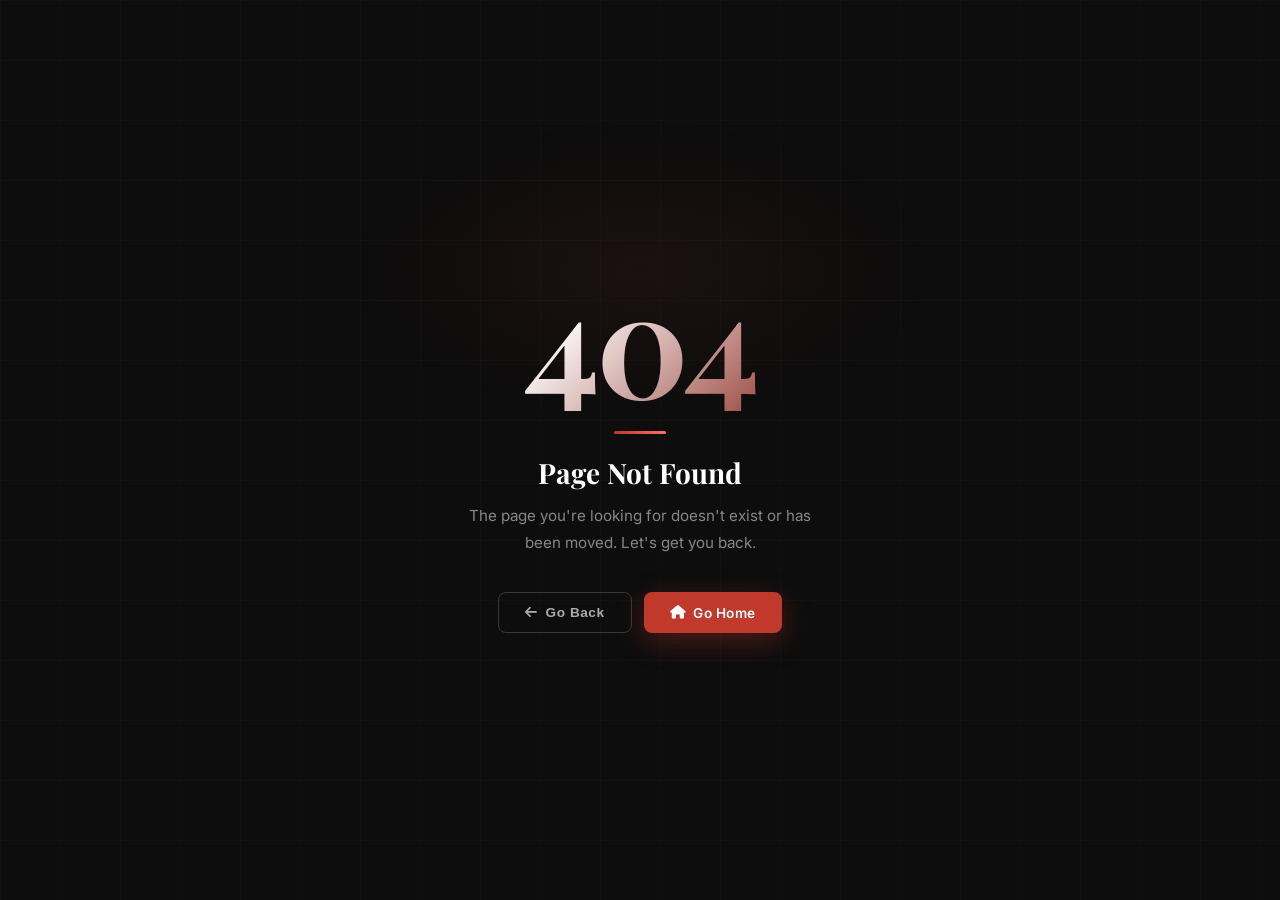
<file: 404page.html>
<!DOCTYPE html>
<html lang="en">
<head>
<meta charset="UTF-8">
<meta name="viewport" content="width=device-width,initial-scale=1.0">
<title>404 — Stackly PMS</title>
<link href="https://fonts.googleapis.com/css2?family=Playfair+Display:ital,wght@0,700;1,400&family=Inter:wght@400;500;600;700&display=swap" rel="stylesheet">
<link rel="stylesheet" href="https://cdnjs.cloudflare.com/ajax/libs/font-awesome/6.5.0/css/all.min.css">
<style>
*,*::before,*::after{margin:0;padding:0;box-sizing:border-box;}
:root{--accent:#c0392b;--accent2:#e74c3c;--accent3:#ff6b6b;}
body{background:#0d0d0d;color:#fff;font-family:'Inter',sans-serif;min-height:100vh;display:flex;align-items:center;justify-content:center;overflow:hidden;}
.grid-bg{position:fixed;inset:0;background-image:linear-gradient(rgba(255,255,255,0.02) 1px,transparent 1px),linear-gradient(90deg,rgba(255,255,255,0.02) 1px,transparent 1px);background-size:60px 60px;animation:gridMove 20s linear infinite;pointer-events:none;}
@keyframes gridMove{to{background-position:60px 60px;}}
.glow{position:fixed;top:30%;left:50%;transform:translate(-50%,-50%);width:600px;height:300px;border-radius:50%;background:radial-gradient(ellipse,rgba(192,57,43,0.08) 0%,transparent 70%);pointer-events:none;}
.wrap{position:relative;z-index:1;text-align:center;padding:40px 24px;max-width:560px;animation:fadeUp 0.7s ease both;}
@keyframes fadeUp{from{opacity:0;transform:translateY(28px)}to{opacity:1;transform:translateY(0)}}
.num{font-family:'Playfair Display',serif;font-size:clamp(6rem,18vw,9rem);font-weight:700;line-height:1;letter-spacing:-4px;background:linear-gradient(135deg,#fff 30%,rgba(192,57,43,0.7) 100%);-webkit-background-clip:text;-webkit-text-fill-color:transparent;background-clip:text;margin-bottom:4px;}
.bar{width:52px;height:3px;background:linear-gradient(90deg,var(--accent),var(--accent3));margin:20px auto;border-radius:3px;}
h2{font-family:'Playfair Display',serif;font-size:clamp(1.3rem,4vw,1.75rem);margin-bottom:12px;}
p{color:rgba(255,255,255,0.5);font-size:0.95rem;line-height:1.75;max-width:360px;margin:0 auto 36px;}
.btns{display:flex;gap:12px;justify-content:center;flex-wrap:wrap;}
.btn{padding:12px 26px;border-radius:8px;font-size:0.85rem;font-weight:600;letter-spacing:0.04em;cursor:pointer;transition:all 0.28s ease;display:inline-flex;align-items:center;gap:8px;border:none;}
.btn-red{background:var(--accent);color:#fff;box-shadow:0 8px 28px rgba(192,57,43,0.35); text-decoration: none;}
.btn-red:hover{background:var(--accent2);transform:translateY(-2px);box-shadow:0 14px 40px rgba(192,57,43,0.45);}
.btn-ghost{background:transparent;color:rgba(255,255,255,0.65);border:1.5px solid rgba(255,255,255,0.18);}
.btn-ghost:hover{border-color:var(--accent2);color:var(--accent3);transform:translateY(-2px);}
@media(max-width:480px){.btns{flex-direction:column;align-items:center;}.btn{width:100%;justify-content:center;}}
</style>
</head>
<body>
<div class="grid-bg"></div>
<div class="glow"></div>
<div class="wrap">
  <div class="num">404</div>
  <div class="bar"></div>
  <h2>Page Not Found</h2>
  <p>The page you're looking for doesn't exist or has been moved. Let's get you back.</p>
  <div class="btns">
    <button class="btn btn-ghost" onclick="goBack()"><i class="fa-solid fa-arrow-left"></i> Go Back</button>
    <a href="index.html" class="btn btn-red"><i class="fa-solid fa-house"></i> Go Home</a>
  </div>
</div>
<script>
function goBack(){
  var ref = sessionStorage.getItem('pms_ref');
  var scroll = sessionStorage.getItem('pms_scroll');
  if(ref){
    sessionStorage.removeItem('pms_ref');
    sessionStorage.removeItem('pms_scroll');
    // Store scroll to restore AFTER the target page loads
    if(scroll) sessionStorage.setItem('pms_scroll_restore', scroll);
    window.location.href = ref;
  } else if(document.referrer && document.referrer !== location.href){
    window.location.href = document.referrer;
  } else {
    window.location.href = 'index.html';
  }
}
</script>
</body>
</html>
</file>
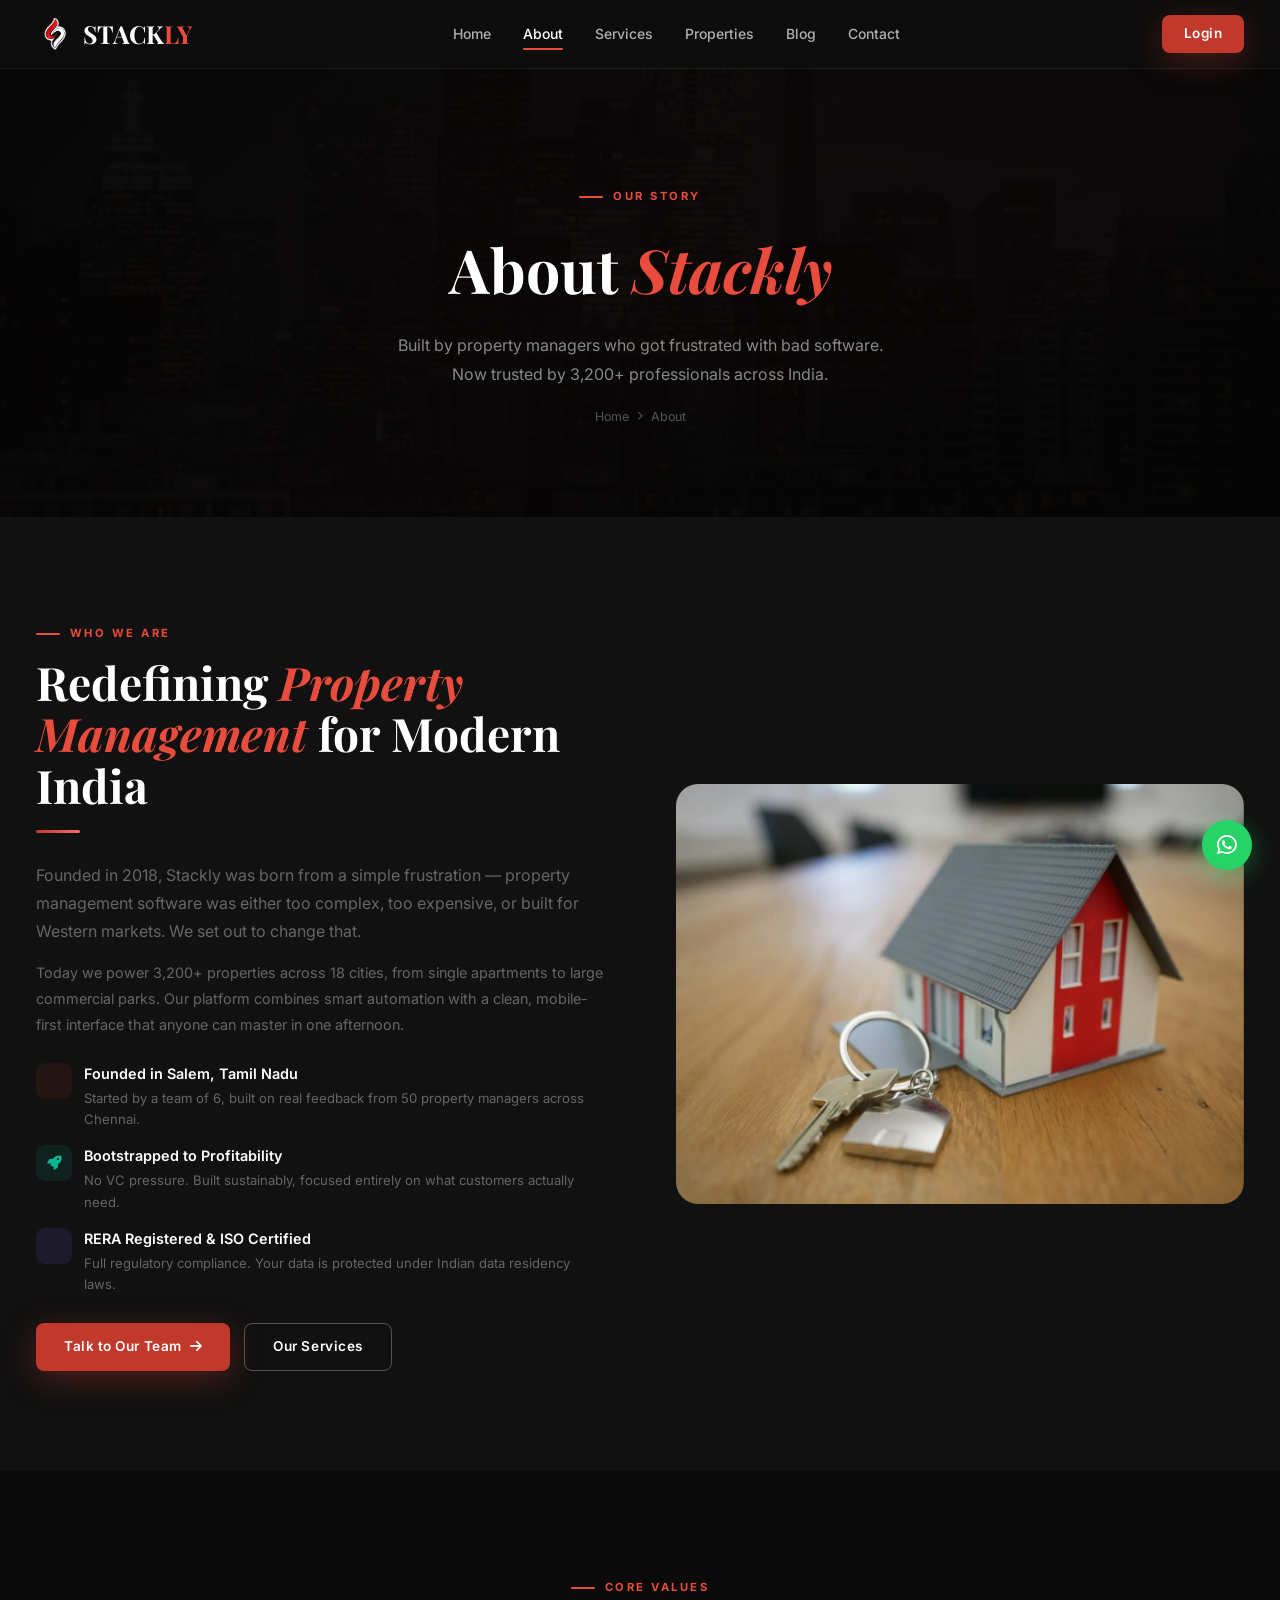
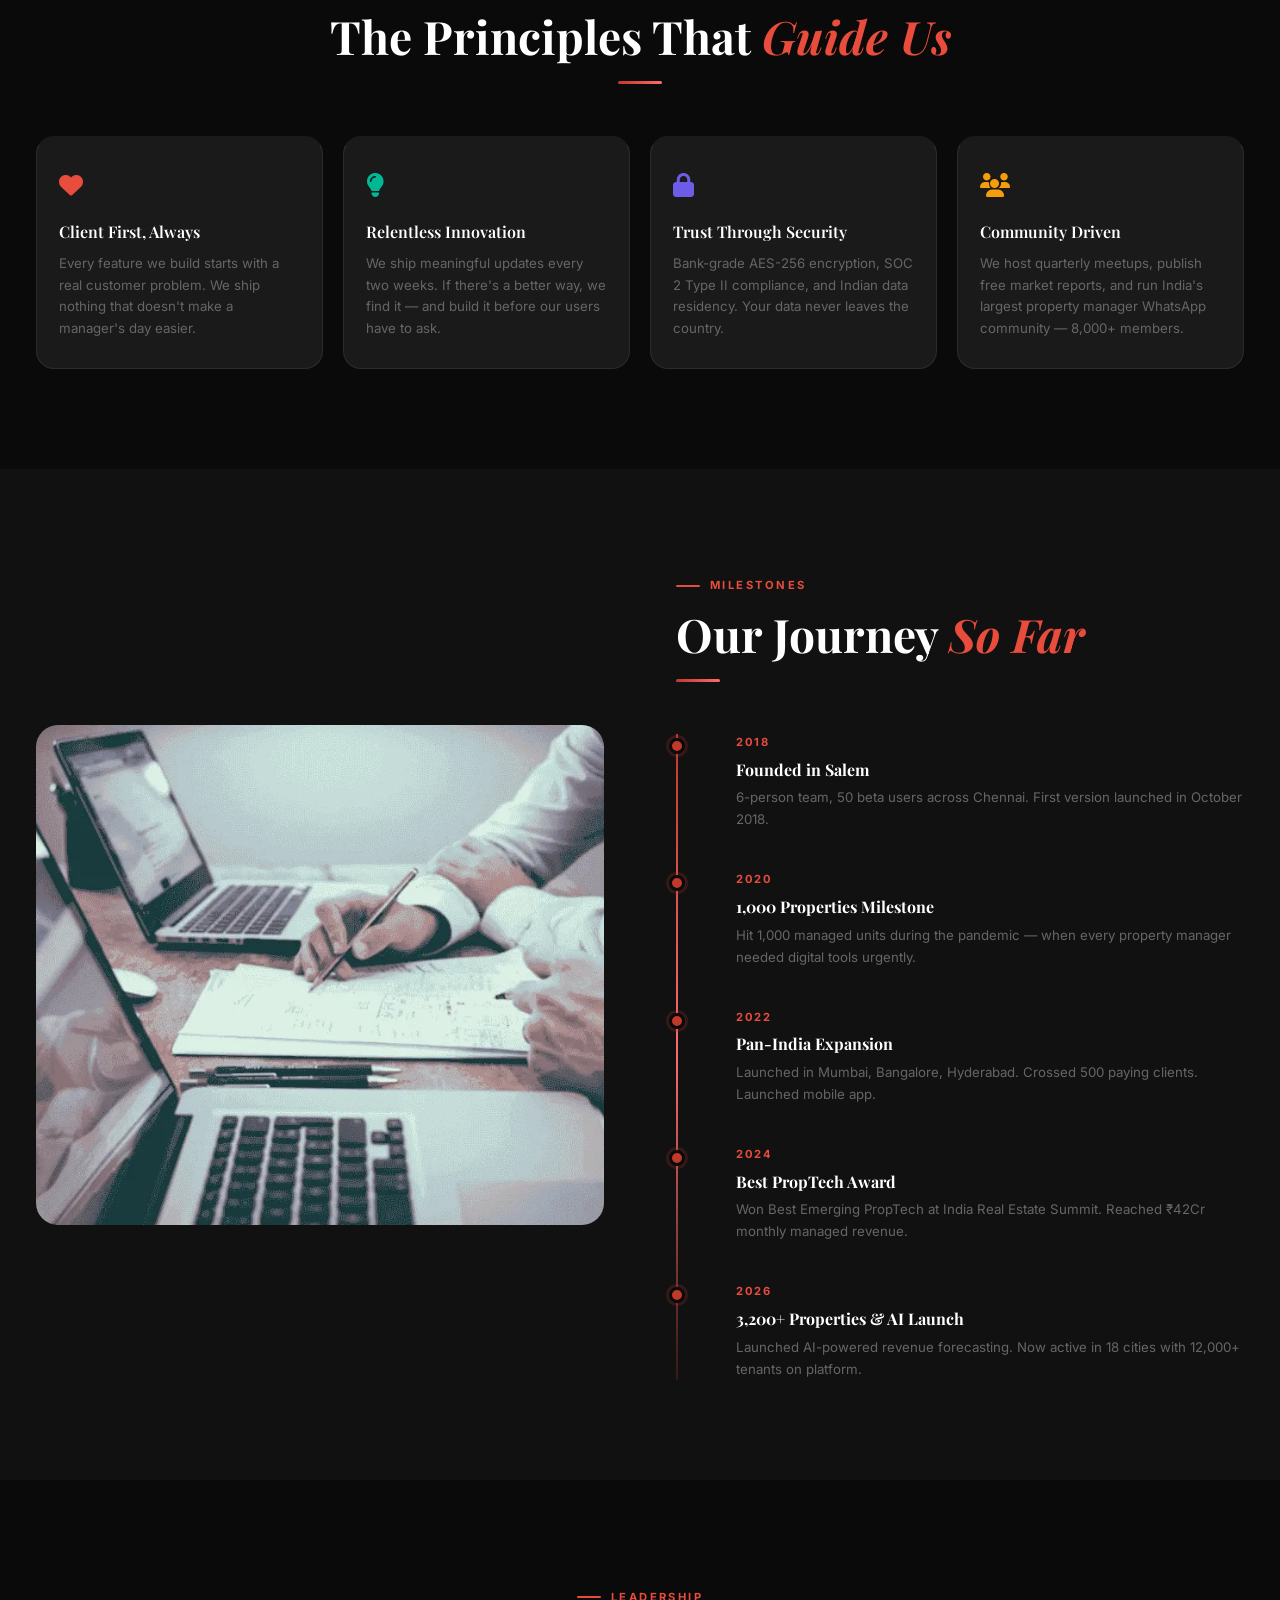
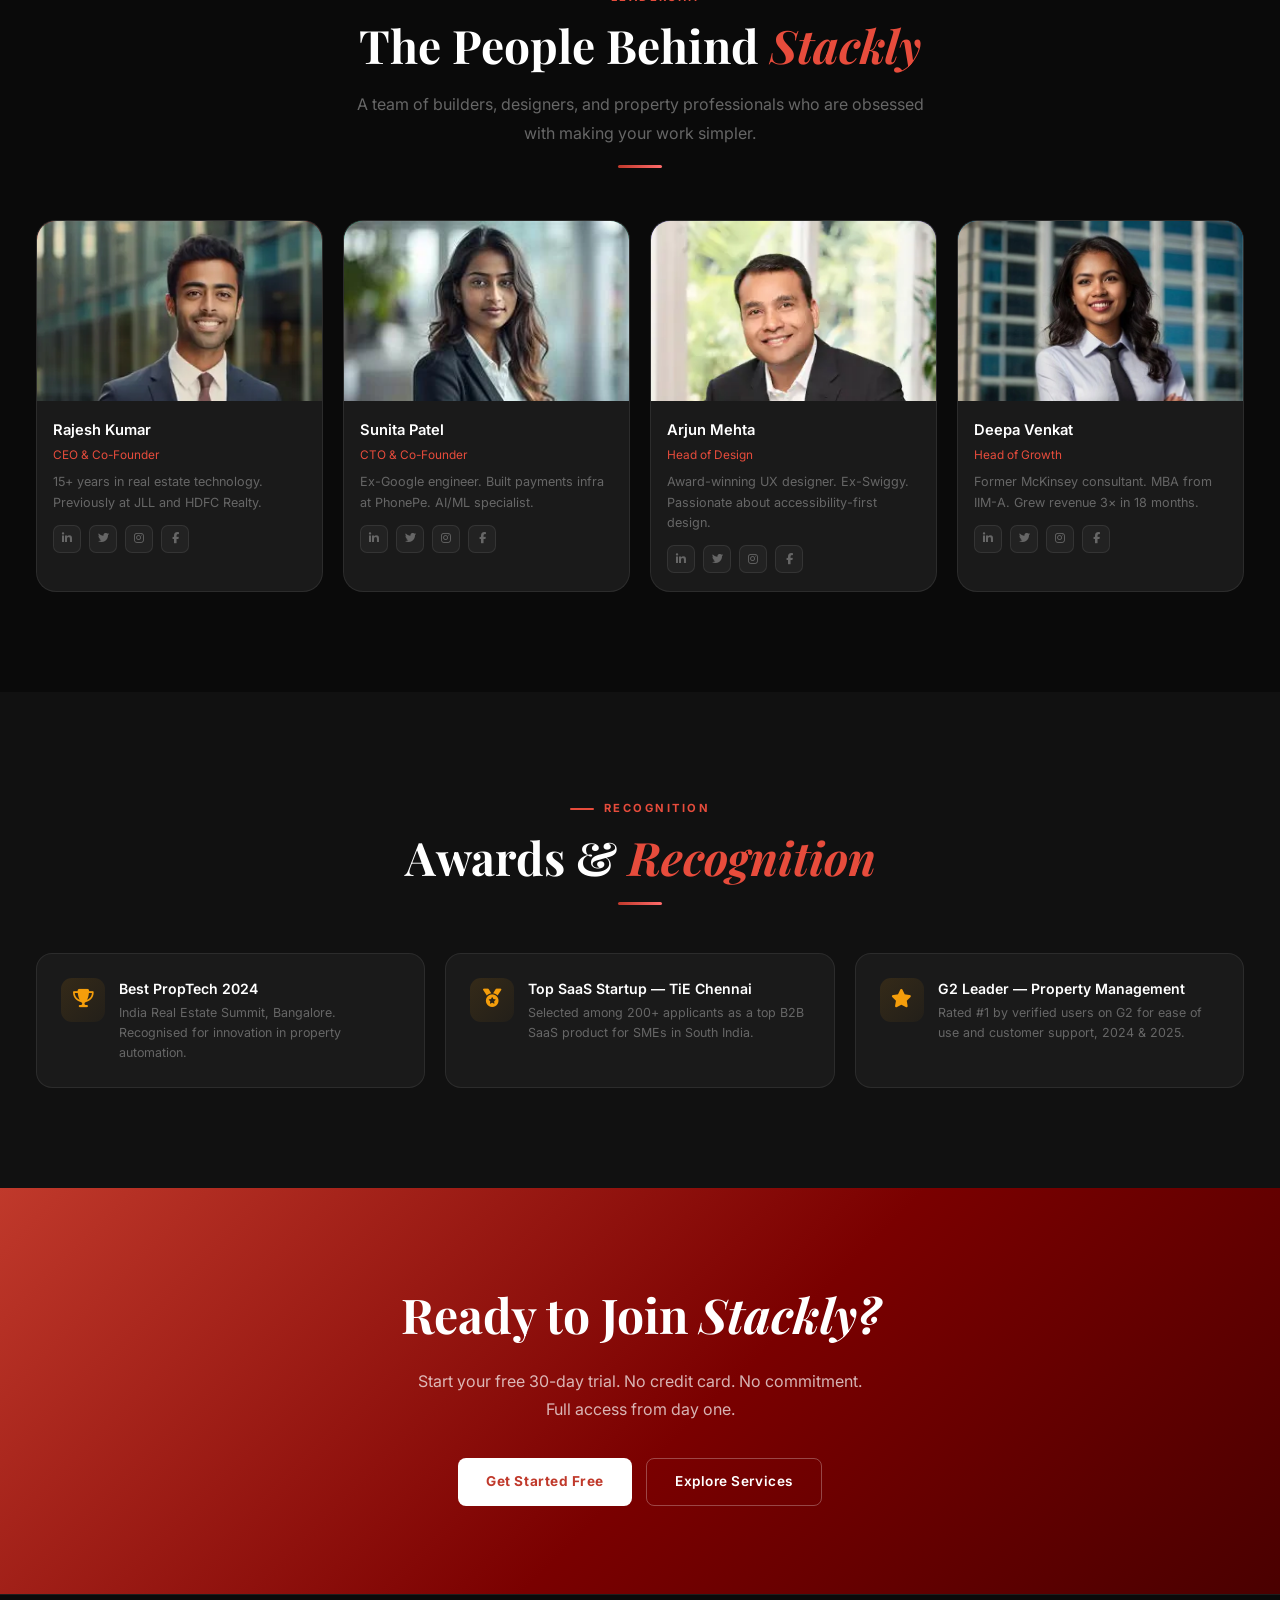
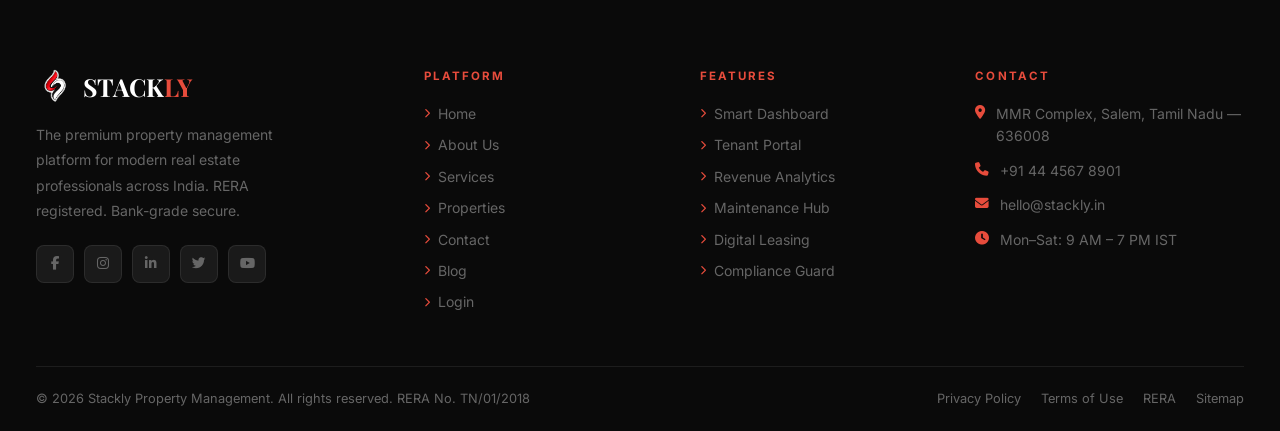
<file: about.html>
<!DOCTYPE html>
<html lang="en">
<head>
<meta charset="UTF-8"><meta name="viewport" content="width=device-width,initial-scale=1.0">
<title>About — Stackly PMS</title>
<link href="https://fonts.googleapis.com/css2?family=Playfair+Display:ital,wght@0,400;0,600;0,700;1,400&family=Inter:wght@300;400;500;600;700&display=swap" rel="stylesheet">
<link rel="stylesheet" href="https://cdnjs.cloudflare.com/ajax/libs/font-awesome/6.5.0/css/all.min.css">
<link rel="stylesheet" href="shared.css">
<style>
.pg-hero{background:linear-gradient(135deg,#050505,#160808 50%,#050505);padding:180px 0 90px;text-align:center;position:relative;overflow:hidden;}
.pg-hero::before{content:'';position:absolute;inset:0;background:radial-gradient(ellipse at 65% 40%,rgba(192,57,43,.1) 0%,transparent 58%);}
.pg-hero-img{position:absolute;inset:0;z-index:0;}
.pg-hero-img img{width:100%;height:100%;object-fit:cover;opacity:.16;}
.pg-hero-inner{position:relative;z-index:1;}
.pg-hero h1{font-family:var(--font-head);font-size:clamp(2.4rem,5vw,3.8rem);color:#fff;margin-bottom:14px;}
.pg-hero h1 em{color:var(--clr-accent2);font-style:italic;}
.pg-hero p{color:rgba(255,255,255,.52);font-size:1rem;max-width:500px;margin:0 auto;line-height:1.8;}
.breadcrumb{display:flex;align-items:center;gap:8px;justify-content:center;margin-top:18px;font-size:.78rem;color:rgba(255,255,255,.32);}
.breadcrumb a{color:rgba(255,255,255,.32);transition:color .28s;}.breadcrumb a:hover{color:var(--clr-accent2);}

/* story split */
.split{display:grid;grid-template-columns:1fr 1fr;gap:72px;align-items:center;}
.split.rev{direction:rtl;}.split.rev>*{direction:ltr;}
.story-img{border-radius:22px;overflow:hidden;position:relative;}
.story-img-inner{width:100%;height:420px;position:relative;overflow:hidden;}
.story-img-inner img{position:absolute;inset:0;width:100%;height:100%;object-fit:cover;transition:transform .6s var(--ease);display:block;z-index:1;}
.story-img:hover .story-img-inner img{transform:scale(1.04);}
.story-img-fallback{position:absolute;inset:0;display:flex;align-items:center;justify-content:center;font-size:6rem;color:rgba(192,57,43,.15);background:linear-gradient(135deg,#1a0808,#0f0f0f);z-index:0;}
.sb1{position:absolute;top:18px;right:18px;background:rgba(13,13,13,.92);border:1px solid var(--clr-border);border-radius:13px;padding:13px 16px;backdrop-filter:blur(12px);animation:sbFloat1 3.5s ease-in-out infinite;}
.sb2{position:absolute;bottom:18px;left:18px;background:rgba(13,13,13,.92);border:1px solid var(--clr-border);border-radius:13px;padding:13px 16px;backdrop-filter:blur(12px);animation:sbFloat2 4s ease-in-out infinite;}
@keyframes sbFloat1{0%,100%{transform:translateY(0)}50%{transform:translateY(-7px)}}
@keyframes sbFloat2{0%,100%{transform:translateY(0)}50%{transform:translateY(7px)}}
.sbn{font-family:var(--font-head);font-size:1.6rem;font-weight:700;color:var(--clr-accent2);line-height:1;}
.sbl{font-size:.7rem;color:var(--clr-muted);}
.story-list{display:flex;flex-direction:column;gap:14px;margin-top:24px;}
.sl-item{display:flex;gap:12px;align-items:flex-start;}
.sl-icon{width:36px;height:36px;border-radius:9px;background:rgba(192,57,43,.1);color:var(--clr-accent2);display:flex;align-items:center;justify-content:center;font-size:.9rem;flex-shrink:0;margin-top:1px;}
.sl-title{font-size:.9rem;font-weight:600;color:#fff;margin-bottom:3px;}
.sl-desc{font-size:.82rem;color:var(--clr-muted);line-height:1.62;}

/* values */
.val-grid{display:grid;grid-template-columns:repeat(4,1fr);gap:20px;margin-top:52px;}
.val-card{background:var(--clr-card);border-radius:18px;padding:28px 22px;border:1px solid var(--clr-border);border-top:3px solid transparent;transition:transform var(--t) var(--ease),box-shadow var(--t) var(--ease),border-top-color var(--t) var(--ease);}
.val-card:hover{transform:translateY(-7px);box-shadow:var(--shadow-lg);border-top-color:var(--clr-accent);}
.val-icon{font-size:1.5rem;color:var(--clr-accent2);margin-bottom:14px;}
.val-title{font-family:var(--font-head);font-size:1rem;font-weight:600;color:#fff;margin-bottom:8px;}
.val-desc{font-size:.83rem;color:var(--clr-muted);line-height:1.65;}

/* milestones timeline */
.timeline{position:relative;margin-top:52px;padding-left:32px;}
.timeline::before{content:'';position:absolute;left:0;top:0;bottom:0;width:2px;background:linear-gradient(180deg,var(--clr-accent),var(--clr-accent3),rgba(192,57,43,.2));}
.tl-item{position:relative;padding:0 0 40px 28px;}
.tl-item:last-child{padding-bottom:0;}
.tl-dot{position:absolute;left:-39px;top:4px;width:16px;height:16px;border-radius:50%;background:var(--clr-accent);border:3px solid #0a0a0a;box-shadow:0 0 0 3px rgba(192,57,43,.2);}
.tl-year{font-size:.7rem;font-weight:700;letter-spacing:.14em;text-transform:uppercase;color:var(--clr-accent2);margin-bottom:5px;}
.tl-title{font-family:var(--font-head);font-size:1rem;font-weight:700;color:#fff;margin-bottom:5px;}
.tl-desc{font-size:.83rem;color:var(--clr-muted);line-height:1.65;}

/* ── TEAM ─────────────────────────────────────────────── */
.team-grid{display:grid;grid-template-columns:repeat(4,1fr);gap:20px;margin-top:52px;}
.team-card{background:var(--clr-card);border-radius:20px;overflow:hidden;border:1px solid var(--clr-border);transition:transform var(--t) var(--ease),box-shadow var(--t) var(--ease),border-color var(--t) var(--ease);}
.team-card:hover{transform:translateY(-8px);box-shadow:var(--shadow-lg);border-color:rgba(192,57,43,.22);}

/* FIX: image wrapper — fallback always visible behind image */
.team-img{height:180px;position:relative;overflow:hidden;}
/* Fallback sits at z-index 0, always rendered */
.team-img-fallback{
  position:absolute;inset:0;
  display:flex;align-items:center;justify-content:center;
  font-size:1.8rem;font-weight:700;color:#fff;
  z-index:0; /* always behind the photo when photo loads */
}
/* Real photo sits at z-index 1 */
.team-img img{
  position:absolute;inset:0;
  width:100%;height:100%;object-fit:cover;
  transition:transform .5s var(--ease);
  z-index:1;
}
.team-card:hover .team-img img{transform:scale(1.06);}
/* When photo fails to load, JS removes it so fallback shows through */

.team-body{padding:18px 16px;}
.team-name{font-size:.92rem;font-weight:600;color:#fff;margin-bottom:3px;}
.team-role{font-size:.74rem;color:var(--clr-accent2);margin-bottom:8px;}
.team-desc{font-size:.79rem;color:var(--clr-muted);line-height:1.6;}
.team-socials{display:flex;gap:8px;margin-top:12px;flex-wrap:wrap;}
.team-soc{width:28px;height:28px;border-radius:7px;background:rgba(255,255,255,.04);border:1px solid var(--clr-border);display:flex;align-items:center;justify-content:center;font-size:.7rem;color:var(--clr-muted);transition:all var(--t) var(--ease);text-decoration:none;}
.team-soc:hover{background:var(--clr-accent);border-color:var(--clr-accent);color:#fff;}

/* awards */
.awards-grid{display:grid;grid-template-columns:repeat(3,1fr);gap:20px;margin-top:48px;}
.award-card{background:var(--clr-card);border-radius:16px;padding:24px;border:1px solid var(--clr-border);display:flex;gap:14px;align-items:flex-start;transition:transform var(--t) var(--ease),border-color var(--t) var(--ease);}
.award-card:hover{transform:translateY(-4px);border-color:rgba(192,57,43,.22);}
.award-icon{width:44px;height:44px;border-radius:11px;background:linear-gradient(135deg,rgba(245,158,11,.12),rgba(245,158,11,.04));color:#f59e0b;display:flex;align-items:center;justify-content:center;font-size:1.15rem;flex-shrink:0;}
.award-title{font-size:.88rem;font-weight:600;color:#fff;margin-bottom:3px;}
.award-body{font-size:.78rem;color:var(--clr-muted);line-height:1.6;}

.cta-dark{background:linear-gradient(135deg,var(--clr-accent),#7a0000 55%,#4a0000);padding:88px 0;text-align:center;position:relative;overflow:hidden;}
.cta-dark h2{font-family:var(--font-head);font-size:clamp(2rem,4vw,3rem);color:#fff;margin-bottom:14px;}
.cta-dark p{color:rgba(255,255,255,.7);font-size:1rem;max-width:460px;margin:0 auto 34px;line-height:1.78;}
.cta-acts{display:flex;gap:14px;justify-content:center;flex-wrap:wrap;}

@media(max-width:1024px){.split{grid-template-columns:1fr;gap:40px;}.split.rev{direction:ltr;}.val-grid{grid-template-columns:1fr 1fr;}.team-grid{grid-template-columns:1fr 1fr;}.awards-grid{grid-template-columns:1fr 1fr;}}
@media(max-width:640px){.val-grid{grid-template-columns:1fr;}.team-grid{grid-template-columns:1fr 1fr;}.awards-grid{grid-template-columns:1fr;}.story-img-inner{height:280px;}.cta-acts{flex-direction:column;align-items:center;}}
@media(max-width:380px){.team-grid{grid-template-columns:1fr;}}
</style>
</head>
<body>
<!-- HEADER -->
<header class="s-header always-solid" id="sHeader">
  <div class="s-nav-inner">
    <a href="index.html" class="s-logo">
      <div class="s-logo-mark"><img src="./assets/stackly logo.webp" alt=""></div>
      <div class="s-logo-text">STACK<em>LY</em></div>
    </a>
    <nav class="s-nav">
      <a href="index.html" class="s-nav-link">Home</a>
      <a href="about.html" class="s-nav-link active">About</a>
      <a href="services.html" class="s-nav-link">Services</a>
      <a href="properties.html" class="s-nav-link">Properties</a>
       <a href="blog.html" class="s-nav-link">Blog</a>
      <a href="contact.html" class="s-nav-link">Contact</a>
     
    </nav>
    <div class="s-header-right">
      <a href="login.html" class="s-btn-login">Login</a>
      <button class="s-hamburger" id="sHam" aria-label="Menu"><span></span><span></span><span></span></button>
    </div>
  </div>
</header>
<div class="s-mobile-menu" id="sMob">
  <a href="index.html" class="s-nav-link">Home</a>
  <a href="about.html" class="s-nav-link active">About</a>
  <a href="services.html" class="s-nav-link">Services</a>
  <a href="properties.html" class="s-nav-link">Properties</a>
   <a href="blog.html" class="s-nav-link">Blog</a>
  <a href="contact.html" class="s-nav-link">Contact</a>
  <a href="login.html" class="s-btn-login">Login</a>
</div>

<section class="pg-hero">
  <div class="pg-hero-img"><img src="./assets/the exchange.webp" alt="City skyline"></div>
  <div style="position:absolute;inset:0;background:rgba(5,5,5,.78);z-index:0;"></div>
  <div class="s-container pg-hero-inner">
    <div class="s-eyebrow" style="justify-content:center">Our Story</div>
    <h1>About <em>Stackly</em></h1>
    <p>Built by property managers who got frustrated with bad software. Now trusted by 3,200+ professionals across India.</p>
    <nav class="breadcrumb"><a href="index.html">Home</a><i class="fa-solid fa-chevron-right" style="font-size:.55rem"></i><span>About</span></nav>
  </div>
</section>

<!-- STORY -->
<section class="s-section" style="background:#111">
  <div class="s-container">
    <div class="split">
      <div class="reveal-l">
        <div class="s-eyebrow">Who We Are</div>
        <h2 class="s-title">Redefining <em>Property Management</em> for Modern India</h2>
        <div class="s-divider"></div>
        <p class="s-desc">Founded in 2018, Stackly was born from a simple frustration — property management software was either too complex, too expensive, or built for Western markets. We set out to change that.</p>
        <p style="font-size:.9rem;color:var(--clr-muted);line-height:1.8;margin-top:14px">Today we power 3,200+ properties across 18 cities, from single apartments to large commercial parks. Our platform combines smart automation with a clean, mobile-first interface that anyone can master in one afternoon.</p>
        <div class="story-list">
          <div class="sl-item"><div class="sl-icon"><i class="fa-solid fa-seed"></i></div><div><div class="sl-title">Founded in Salem, Tamil Nadu</div><div class="sl-desc">Started by a team of 6, built on real feedback from 50 property managers across Chennai.</div></div></div>
          <div class="sl-item"><div class="sl-icon" style="background:rgba(0,184,148,.1);color:var(--clr-teal)"><i class="fa-solid fa-rocket"></i></div><div><div class="sl-title">Bootstrapped to Profitability</div><div class="sl-desc">No VC pressure. Built sustainably, focused entirely on what customers actually need.</div></div></div>
          <div class="sl-item"><div class="sl-icon" style="background:rgba(108,92,231,.12);color:var(--clr-purple)"><i class="fa-solid fa-shield-check"></i></div><div><div class="sl-title">RERA Registered & ISO Certified</div><div class="sl-desc">Full regulatory compliance. Your data is protected under Indian data residency laws.</div></div></div>
        </div>
        <div style="display:flex;gap:14px;margin-top:28px;flex-wrap:wrap">
          <a href="./404page.html" class="s-btn s-btn-primary" onclick="pmsNav(event)">Talk to Our Team <i class="fa-solid fa-arrow-right"></i></a>
          <a href="./404page.html" class="s-btn s-btn-outline" onclick="pmsNav(event)">Our Services</a>
        </div>
      </div>
      <div class="reveal-r">
        <div class="story-img">
          <div class="story-img-inner">
            <div class="story-img-fallback"><i class="fa-solid fa-building-columns" style="color:rgba(192,57,43,.22)"></i></div>
            <img src="./assets/contact bg.webp" alt="Modern office" onerror="this.remove()">
          </div>
          <div class="sb1"><div class="sbn">18+</div><div class="sbl">Years Combined Experience</div></div>
          <div class="sb2"><div style="display:flex;align-items:center;gap:8px"><div style="width:7px;height:7px;border-radius:50%;background:var(--clr-teal);animation:lPulse 1.5s infinite"></div><div class="sbl" style="color:var(--clr-teal)">Active Users</div></div><div class="sbn">12,000+</div></div>
        </div>
      </div>
    </div>
  </div>
</section>

<!-- VALUES -->
<section class="s-section" style="background:#0a0a0a">
  <div class="s-container">
    <div style="text-align:center"><div class="s-eyebrow" style="justify-content:center">Core Values</div><h2 class="s-title" style="text-align:center">The Principles That <em>Guide Us</em></h2><div class="s-divider center"></div></div>
    <div class="val-grid">
      <div class="val-card reveal"><div class="val-icon"><i class="fa-solid fa-heart"></i></div><div class="val-title">Client First, Always</div><p class="val-desc">Every feature we build starts with a real customer problem. We ship nothing that doesn't make a manager's day easier.</p></div>
      <div class="val-card reveal" style="transition-delay:.07s"><div class="val-icon" style="color:var(--clr-teal)"><i class="fa-solid fa-lightbulb"></i></div><div class="val-title">Relentless Innovation</div><p class="val-desc">We ship meaningful updates every two weeks. If there's a better way, we find it — and build it before our users have to ask.</p></div>
      <div class="val-card reveal" style="transition-delay:.14s"><div class="val-icon" style="color:var(--clr-purple)"><i class="fa-solid fa-lock"></i></div><div class="val-title">Trust Through Security</div><p class="val-desc">Bank-grade AES-256 encryption, SOC 2 Type II compliance, and Indian data residency. Your data never leaves the country.</p></div>
      <div class="val-card reveal" style="transition-delay:.21s"><div class="val-icon" style="color:#f59e0b"><i class="fa-solid fa-users"></i></div><div class="val-title">Community Driven</div><p class="val-desc">We host quarterly meetups, publish free market reports, and run India's largest property manager WhatsApp community — 8,000+ members.</p></div>
    </div>
  </div>
</section>

<!-- TIMELINE -->
<section class="s-section" style="background:#111">
  <div class="s-container">
    <div class="split rev">
      <div class="reveal-r">
        <div class="s-eyebrow">Milestones</div>
        <h2 class="s-title">Our Journey <em>So Far</em></h2>
        <div class="s-divider"></div>
        <div class="timeline">
          <div class="tl-item reveal"><div class="tl-dot"></div><div class="tl-year">2018</div><div class="tl-title">Founded in Salem</div><p class="tl-desc">6-person team, 50 beta users across Chennai. First version launched in October 2018.</p></div>
          <div class="tl-item reveal" style="transition-delay:.07s"><div class="tl-dot"></div><div class="tl-year">2020</div><div class="tl-title">1,000 Properties Milestone</div><p class="tl-desc">Hit 1,000 managed units during the pandemic — when every property manager needed digital tools urgently.</p></div>
          <div class="tl-item reveal" style="transition-delay:.14s"><div class="tl-dot"></div><div class="tl-year">2022</div><div class="tl-title">Pan-India Expansion</div><p class="tl-desc">Launched in Mumbai, Bangalore, Hyderabad. Crossed 500 paying clients. Launched mobile app.</p></div>
          <div class="tl-item reveal" style="transition-delay:.21s"><div class="tl-dot"></div><div class="tl-year">2024</div><div class="tl-title">Best PropTech Award</div><p class="tl-desc">Won Best Emerging PropTech at India Real Estate Summit. Reached ₹42Cr monthly managed revenue.</p></div>
          <div class="tl-item reveal" style="transition-delay:.28s"><div class="tl-dot"></div><div class="tl-year">2026</div><div class="tl-title">3,200+ Properties & AI Launch</div><p class="tl-desc">Launched AI-powered revenue forecasting. Now active in 18 cities with 12,000+ tenants on platform.</p></div>
        </div>
      </div>
      <div class="reveal-l">
        <div class="story-img">
          <div class="story-img-inner" style="height:500px">
            <div class="story-img-fallback"><i class="fa-solid fa-chart-line" style="color:rgba(192,57,43,.18)"></i></div>
            <img src="./assets/business.webp" alt="Team working" onerror="this.remove()">
          </div>
        </div>
      </div>
    </div>
  </div>
</section>

<!-- TEAM -->
<section class="s-section" style="background:#0a0a0a">
  <div class="s-container">
    <div style="text-align:center">
      <div class="s-eyebrow" style="justify-content:center">Leadership</div>
      <h2 class="s-title" style="text-align:center">The People Behind <em>Stackly</em></h2>
      <p class="s-desc" style="text-align:center;margin:0 auto">A team of builders, designers, and property professionals who are obsessed with making your work simpler.</p>
      <div class="s-divider center"></div>
    </div>
    <div class="team-grid">

      <!-- Rajesh Kumar -->
      <div class="team-card reveal">
        <div class="team-img">
          <div class="team-img-fallback" style="background:linear-gradient(135deg,var(--clr-accent),#8b0000)">RK</div>
          <img src="./assets/rajesh kumar.webp" alt="Rajesh Kumar" onerror="this.remove()">
        </div>
        <div class="team-body">
          <div class="team-name">Rajesh Kumar</div>
          <div class="team-role">CEO & Co-Founder</div>
          <p class="team-desc">15+ years in real estate technology. Previously at JLL and HDFC Realty.</p>
          <div class="team-socials">
            <a href="404page.html" class="team-soc" onclick="pmsNav(event)" title="LinkedIn"><i class="fab fa-linkedin-in"></i></a>
            <a href="404page.html" class="team-soc" onclick="pmsNav(event)" title="Twitter"><i class="fab fa-twitter"></i></a>
            <a href="404page.html" class="team-soc" onclick="pmsNav(event)" title="Instagram"><i class="fab fa-instagram"></i></a>
            <a href="404page.html" class="team-soc" onclick="pmsNav(event)" title="Facebook"><i class="fab fa-facebook-f"></i></a>
          </div>
        </div>
      </div>

      <!-- Sunita Patel -->
      <div class="team-card reveal" style="transition-delay:.08s">
        <div class="team-img">
          <div class="team-img-fallback" style="background:linear-gradient(135deg,#10b981,#065f46)">SP</div>
          <img src="./assets/meera.webp" alt="Sunita Patel" onerror="this.remove()">
        </div>
        <div class="team-body">
          <div class="team-name">Sunita Patel</div>
          <div class="team-role">CTO & Co-Founder</div>
          <p class="team-desc">Ex-Google engineer. Built payments infra at PhonePe. AI/ML specialist.</p>
          <div class="team-socials">
            <a href="404page.html" class="team-soc" onclick="pmsNav(event)" title="LinkedIn"><i class="fab fa-linkedin-in"></i></a>
            <a href="404page.html" class="team-soc" onclick="pmsNav(event)" title="Twitter"><i class="fab fa-twitter"></i></a>
            <a href="404page.html" class="team-soc" onclick="pmsNav(event)" title="Instagram"><i class="fab fa-instagram"></i></a>
            <a href="404page.html" class="team-soc" onclick="pmsNav(event)" title="Facebook"><i class="fab fa-facebook-f"></i></a>
          </div>
        </div>
      </div>

      <!-- Arjun Mehta -->
      <div class="team-card reveal" style="transition-delay:.16s">
        <div class="team-img">
          <div class="team-img-fallback" style="background:linear-gradient(135deg,#6c5ce7,#4c1d95)">AM</div>
          <img src="./assets/arjun.webp" alt="Arjun Mehta" onerror="this.remove()">
        </div>
        <div class="team-body">
          <div class="team-name">Arjun Mehta</div>
          <div class="team-role">Head of Design</div>
          <p class="team-desc">Award-winning UX designer. Ex-Swiggy. Passionate about accessibility-first design.</p>
          <div class="team-socials">
            <a href="404page.html" class="team-soc" onclick="pmsNav(event)" title="LinkedIn"><i class="fab fa-linkedin-in"></i></a>
            <a href="404page.html" class="team-soc" onclick="pmsNav(event)" title="Twitter"><i class="fab fa-twitter"></i></a>
            <a href="404page.html" class="team-soc" onclick="pmsNav(event)" title="Instagram"><i class="fab fa-instagram"></i></a>
            <a href="404page.html" class="team-soc" onclick="pmsNav(event)" title="Facebook"><i class="fab fa-facebook-f"></i></a>
          </div>
        </div>
      </div>

      <!-- Deepa Venkat -->
      <div class="team-card reveal" style="transition-delay:.24s">
        <div class="team-img">
          <div class="team-img-fallback" style="background:linear-gradient(135deg,#0ea5e9,#0369a1)">DV</div>
          <img src="./assets/priya.webp" alt="Deepa Venkat" onerror="this.remove()">
        </div>
        <div class="team-body">
          <div class="team-name">Deepa Venkat</div>
          <div class="team-role">Head of Growth</div>
          <p class="team-desc">Former McKinsey consultant. MBA from IIM-A. Grew revenue 3× in 18 months.</p>
          <div class="team-socials">
            <a href="404page.html" class="team-soc" onclick="pmsNav(event)" title="LinkedIn"><i class="fab fa-linkedin-in"></i></a>
            <a href="404page.html" class="team-soc" onclick="pmsNav(event)" title="Twitter"><i class="fab fa-twitter"></i></a>
            <a href="404page.html" class="team-soc" onclick="pmsNav(event)" title="Instagram"><i class="fab fa-instagram"></i></a>
            <a href="404page.html" class="team-soc" onclick="pmsNav(event)" title="Facebook"><i class="fab fa-facebook-f"></i></a>
          </div>
        </div>
      </div>

    </div>
  </div>
</section>

<!-- AWARDS -->
<section class="s-section" style="background:#111">
  <div class="s-container">
    <div style="text-align:center"><div class="s-eyebrow" style="justify-content:center">Recognition</div><h2 class="s-title" style="text-align:center">Awards & <em>Recognition</em></h2><div class="s-divider center"></div></div>
    <div class="awards-grid">
      <div class="award-card reveal"><div class="award-icon"><i class="fa-solid fa-trophy"></i></div><div><div class="award-title">Best PropTech 2024</div><div class="award-body">India Real Estate Summit, Bangalore. Recognised for innovation in property automation.</div></div></div>
      <div class="award-card reveal" style="transition-delay:.07s"><div class="award-icon"><i class="fa-solid fa-medal"></i></div><div><div class="award-title">Top SaaS Startup — TiE Chennai</div><div class="award-body">Selected among 200+ applicants as a top B2B SaaS product for SMEs in South India.</div></div></div>
      <div class="award-card reveal" style="transition-delay:.14s"><div class="award-icon"><i class="fa-solid fa-star"></i></div><div><div class="award-title">G2 Leader — Property Management</div><div class="award-body">Rated #1 by verified users on G2 for ease of use and customer support, 2024 & 2025.</div></div></div>
    </div>
  </div>
</section>

<section class="cta-dark">
  <div class="s-container">
    <h2 class="reveal">Ready to Join <em style="font-style:italic">Stackly?</em></h2>
    <p class="reveal">Start your free 30-day trial. No credit card. No commitment. Full access from day one.</p>
    <div class="cta-acts reveal">
      <a href="./404page.html" class="s-btn" style="background:#fff;color:var(--clr-accent);font-weight:700" onclick="pmsNav(event)">Get Started Free</a>
      <a href="./404page.html" class="s-btn s-btn-outline" onclick="pmsNav(event)">Explore Services</a>
    </div>
  </div>
</section>

<footer class="s-footer">
  <div class="s-footer-inner">
    <div class="s-footer-grid">
      <div class="s-footer-brand">
        <a href="./index.html"><div class="s-footer-logo"><div class="s-logo-mark"><img src="./assets/stackly logo.webp" alt=""></div><div class="s-logo-text">STACK<em>LY</em></div></div></a>
        <p>The premium property management platform for modern real estate professionals across India. RERA registered. Bank-grade secure.</p>
        <div class="s-footer-socials">
          <a href="404page.html" class="s-social" onclick="pmsNav(event)"><i class="fab fa-facebook-f"></i></a>
          <a href="404page.html" class="s-social" onclick="pmsNav(event)"><i class="fab fa-instagram"></i></a>
          <a href="404page.html" class="s-social" onclick="pmsNav(event)"><i class="fab fa-linkedin-in"></i></a>
          <a href="404page.html" class="s-social" onclick="pmsNav(event)"><i class="fab fa-twitter"></i></a>
          <a href="404page.html" class="s-social" onclick="pmsNav(event)"><i class="fab fa-youtube"></i></a>
        </div>
      </div>
      <div class="s-footer-col">
        <h5>Platform</h5>
        <div class="s-footer-links">
          <a href="index.html" class="s-footer-link"><i class="fa-solid fa-chevron-right"></i> Home</a>
          <a href="about.html" class="s-footer-link"><i class="fa-solid fa-chevron-right"></i> About Us</a>
          <a href="services.html" class="s-footer-link"><i class="fa-solid fa-chevron-right"></i> Services</a>
          <a href="properties.html" class="s-footer-link"><i class="fa-solid fa-chevron-right"></i> Properties</a>
          <a href="contact.html" class="s-footer-link"><i class="fa-solid fa-chevron-right"></i> Contact</a>
          <a href="blog.html" class="s-footer-link"><i class="fa-solid fa-chevron-right"></i> Blog</a>
          <a href="login.html" class="s-footer-link"><i class="fa-solid fa-chevron-right"></i> Login</a>
        </div>
      </div>
      <div class="s-footer-col">
        <h5>Features</h5>
        <div class="s-footer-links">
          <a href="404page.html" class="s-footer-link" onclick="pmsNav(event)"><i class="fa-solid fa-chevron-right"></i> Smart Dashboard</a>
          <a href="404page.html" class="s-footer-link" onclick="pmsNav(event)"><i class="fa-solid fa-chevron-right"></i> Tenant Portal</a>
          <a href="404page.html" class="s-footer-link" onclick="pmsNav(event)"><i class="fa-solid fa-chevron-right"></i> Revenue Analytics</a>
          <a href="404page.html" class="s-footer-link" onclick="pmsNav(event)"><i class="fa-solid fa-chevron-right"></i> Maintenance Hub</a>
          <a href="404page.html" class="s-footer-link" onclick="pmsNav(event)"><i class="fa-solid fa-chevron-right"></i> Digital Leasing</a>
          <a href="404page.html" class="s-footer-link" onclick="pmsNav(event)"><i class="fa-solid fa-chevron-right"></i> Compliance Guard</a>
        </div>
      </div>
      <div class="s-footer-col">
        <h5>Contact</h5>
        <div class="s-footer-contact">
          <div class="s-footer-ci"><i class="fa-solid fa-location-dot"></i><span>MMR Complex, Salem, Tamil Nadu — 636008</span></div>
          <div class="s-footer-ci"><i class="fa-solid fa-phone"></i><span>+91 44 4567 8901</span></div>
          <div class="s-footer-ci"><i class="fa-solid fa-envelope"></i><a href="mailto:hello@stackly.in">hello@stackly.in</a></div>
          <div class="s-footer-ci"><i class="fa-solid fa-clock"></i><span>Mon–Sat: 9 AM – 7 PM IST</span></div>
        </div>
      </div>
    </div>
  </div>
  <div class="s-footer-inner">
    <div class="s-footer-bottom">
      <span>© 2026 Stackly Property Management. All rights reserved. RERA No. TN/01/2018</span>
      <div class="s-footer-bottom-links">
        <a href="404page.html" onclick="pmsNav(event)">Privacy Policy</a>
        <a href="404page.html" onclick="pmsNav(event)">Terms of Use</a>
        <a href="404page.html" onclick="pmsNav(event)">RERA</a>
        <a href="404page.html" onclick="pmsNav(event)">Sitemap</a>
      </div>
    </div>
  </div>
</footer>
<button class="s-btt" id="sBtt"><i class="fa-solid fa-arrow-up"></i></button>
<a href="./404page.html" class="s-wa" ><i class="fab fa-whatsapp"></i></a>
<script>
'use strict';

function pmsNav(e) {
  if (e && e.preventDefault) e.preventDefault();
  sessionStorage.setItem('pms_ref', window.location.href);
  sessionStorage.setItem('pms_scroll', window.scrollY);
  window.location.href = '404page.html';
}

document.addEventListener('click', function(ev) {
  var l = ev.target.closest('a[href]');
  if (l && l.href && l.href.indexOf('404page') !== -1) {
    sessionStorage.setItem('pms_ref', window.location.href);
    sessionStorage.setItem('pms_scroll', window.scrollY);
  }
});

// Restore scroll position if returning from 404
(function(){
  var sc = sessionStorage.getItem('pms_scroll_restore');
  if (sc !== null) {
    sessionStorage.removeItem('pms_scroll_restore');
    window.addEventListener('load', function(){
      window.scrollTo({top: parseInt(sc, 10), behavior: 'instant'});
    }, {once: true});
  }
})();

var ham = document.getElementById('sHam'), mob = document.getElementById('sMob');
ham.addEventListener('click', function() {
  ham.classList.toggle('open');
  mob.classList.toggle('open');
  document.body.style.overflow = mob.classList.contains('open') ? 'hidden' : '';
});
mob.querySelectorAll('a').forEach(function(a) {
  a.addEventListener('click', function() {
    ham.classList.remove('open');
    mob.classList.remove('open');
    document.body.style.overflow = '';
  });
});

var btt = document.getElementById('sBtt');
window.addEventListener('scroll', function() {
  btt.classList.toggle('show', window.scrollY > 400);
}, {passive:true});
btt.addEventListener('click', function() {
  window.scrollTo({top:0, behavior:'smooth'});
});

var io = new IntersectionObserver(function(e) {
  e.forEach(function(x) { if (x.isIntersecting) x.target.classList.add('in'); });
}, {threshold:0, rootMargin:"0px 0px -40px 0px"});
document.querySelectorAll('.reveal,.reveal-l,.reveal-r').forEach(function(el) { io.observe(el); });

var style = document.createElement('style');
style.textContent = '@keyframes lPulse{0%{transform:scale(.8);opacity:1}100%{transform:scale(2.2);opacity:0}}';
document.head.appendChild(style);
</script></body>
</html>
</file>
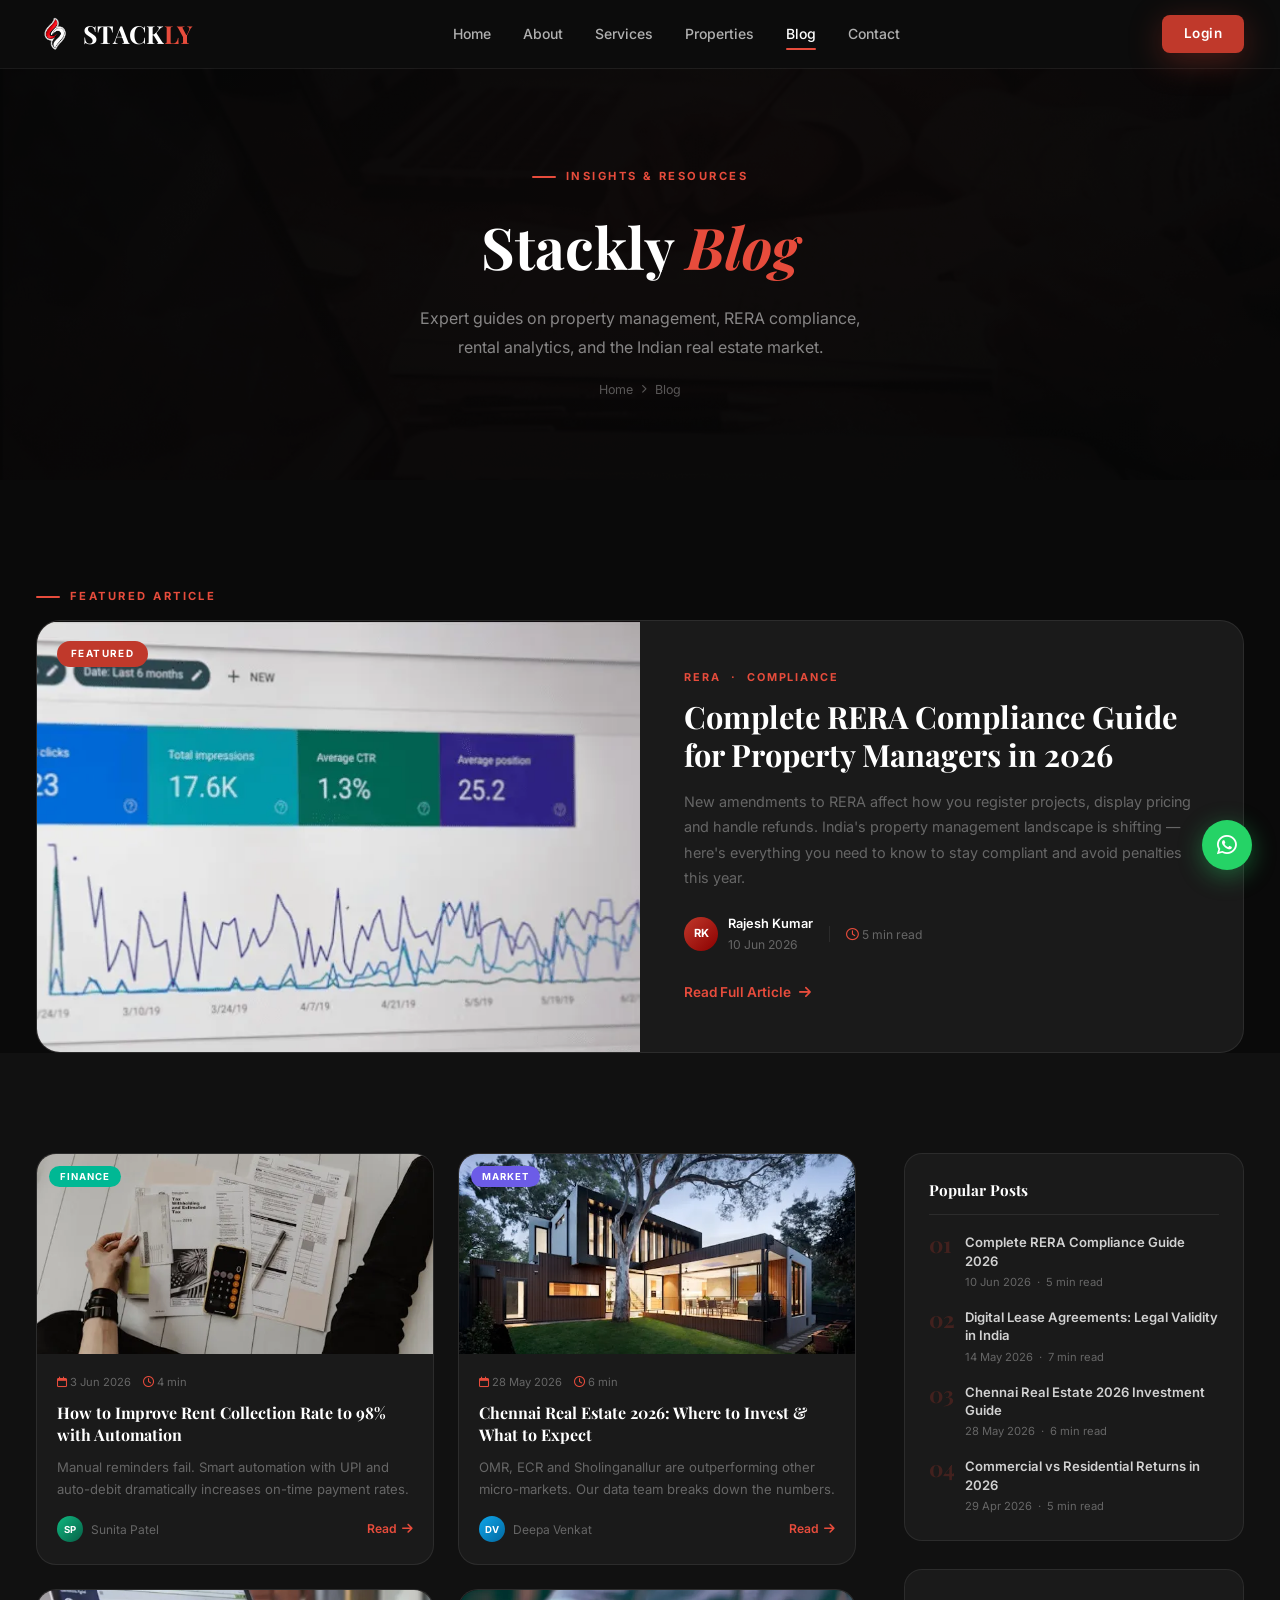
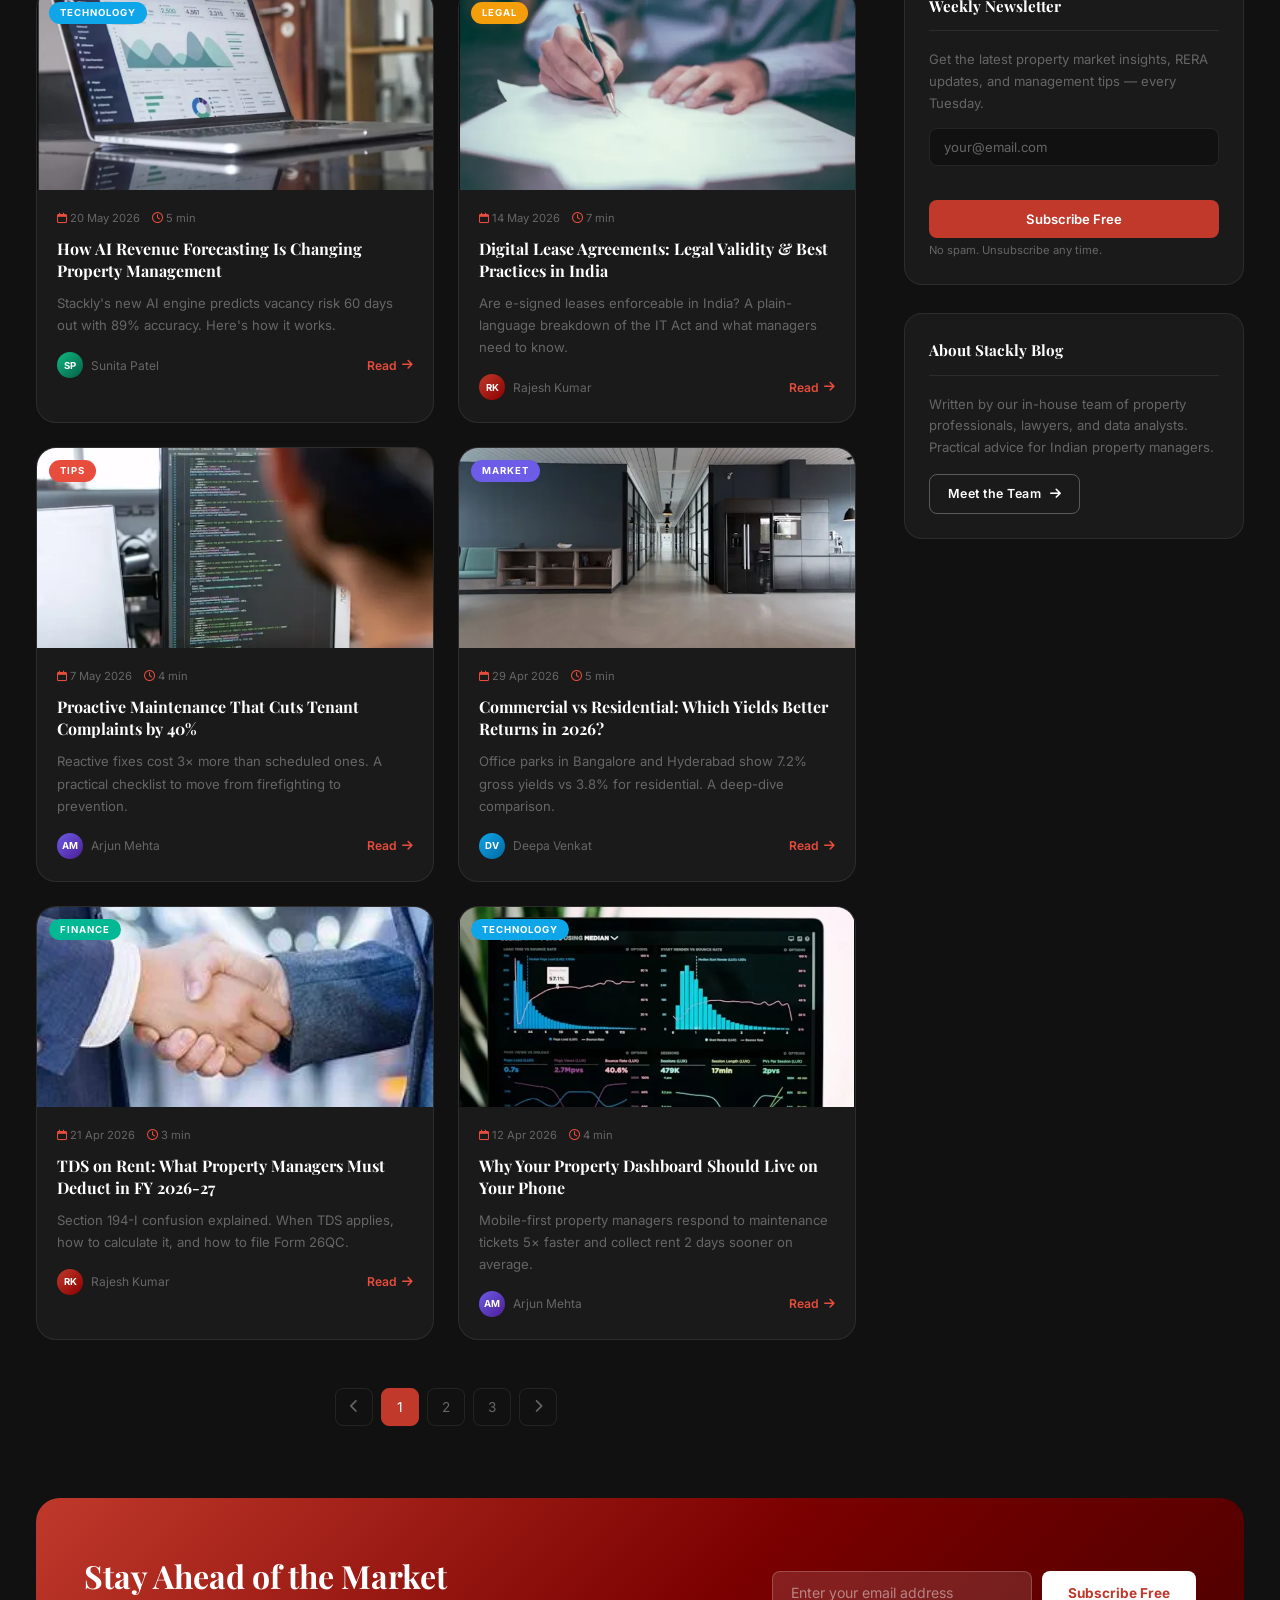
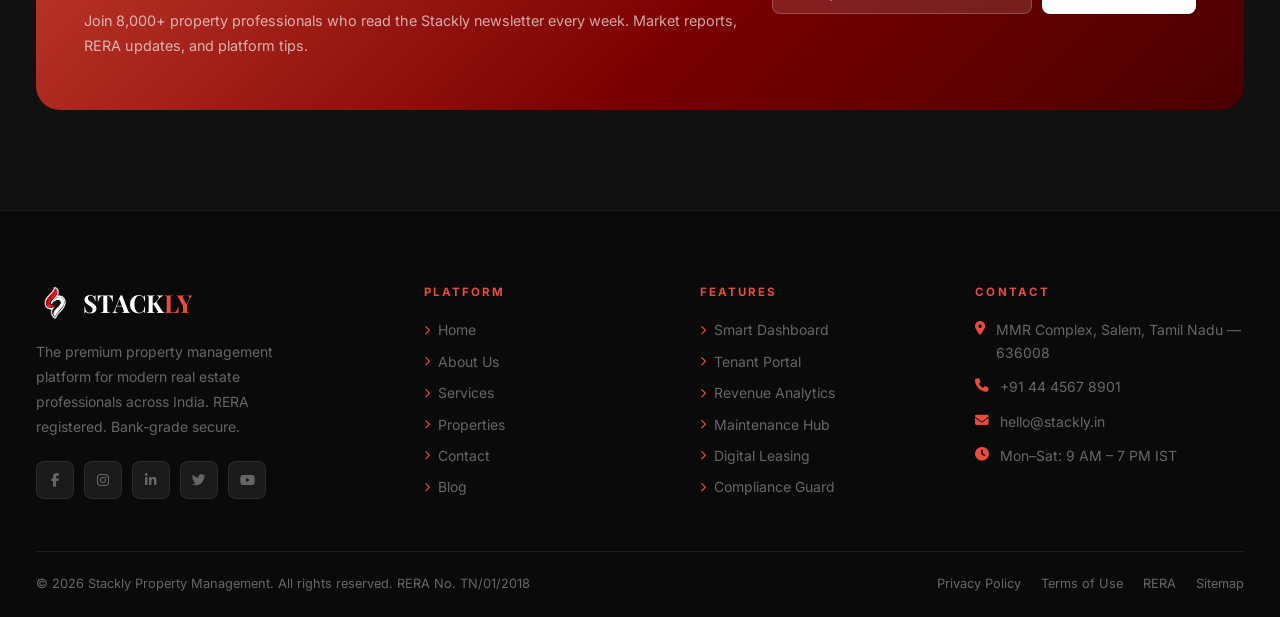
<file: blog.html>
<!DOCTYPE html>
<html lang="en">
<head>
<meta charset="UTF-8"><meta name="viewport" content="width=device-width,initial-scale=1.0">
<title>Blog — Stackly PMS</title>
<link href="https://fonts.googleapis.com/css2?family=Playfair+Display:ital,wght@0,400;0,600;0,700;1,400&family=Inter:wght@300;400;500;600;700&display=swap" rel="stylesheet">
<link rel="stylesheet" href="https://cdnjs.cloudflare.com/ajax/libs/font-awesome/6.5.0/css/all.min.css">
<link rel="stylesheet" href="shared.css">
<style>
/* ── PAGE HERO ─────────────────────────── */
.pg-hero{background:linear-gradient(135deg,#050505,#160808 50%,#050505);padding:160px 0 80px;text-align:center;position:relative;overflow:hidden;}
.pg-hero::before{content:'';position:absolute;inset:0;background:radial-gradient(ellipse at 60% 40%,rgba(192,57,43,.12) 0%,transparent 60%);pointer-events:none;}
.pg-hero-img{position:absolute;inset:0;z-index:0;}
.pg-hero-img img{width:100%;height:100%;object-fit:cover;opacity:.13;}
.pg-hero-inner{position:relative;z-index:1;}
.pg-hero h1{font-family:var(--font-head);font-size:clamp(2.4rem,5vw,3.6rem);color:#fff;margin-bottom:12px;}
.pg-hero h1 em{color:var(--clr-accent2);font-style:italic;}
.pg-hero p{color:rgba(255,255,255,.5);font-size:1rem;max-width:480px;margin:0 auto 0;line-height:1.8;}
.breadcrumb{display:flex;align-items:center;gap:8px;justify-content:center;margin-top:18px;font-size:.78rem;color:rgba(255,255,255,.32);}
.breadcrumb a{color:rgba(255,255,255,.32);transition:color .28s;}.breadcrumb a:hover{color:var(--clr-accent2);}

/* ── FILTER BAR ─────────────────────────── */
.filter-bar{background:#111;border-bottom:1px solid var(--clr-border);padding:18px 0;position:sticky;top:var(--nav-h);z-index:100;}
.filter-inner{display:flex;align-items:center;justify-content:space-between;gap:16px;flex-wrap:wrap;}
.filter-tabs{display:flex;gap:8px;flex-wrap:wrap;}
.filter-tab{padding:7px 18px;border-radius:50px;font-size:.78rem;font-weight:600;letter-spacing:.04em;cursor:pointer;border:1.5px solid var(--clr-border);background:transparent;color:var(--clr-muted);transition:all .28s var(--ease);}
.filter-tab:hover{border-color:rgba(192,57,43,.4);color:var(--clr-white);}
.filter-tab.active{background:var(--clr-accent);border-color:var(--clr-accent);color:#fff;box-shadow:0 4px 18px rgba(192,57,43,.35);}
.search-wrap{position:relative;flex-shrink:0;}
.search-wrap i{position:absolute;left:13px;top:50%;transform:translateY(-50%);color:var(--clr-muted);font-size:.8rem;pointer-events:none;}
.search-input{padding:8px 14px 8px 36px;background:var(--clr-card);border:1.5px solid var(--clr-border);border-radius:50px;color:#fff;font-size:.82rem;font-family:var(--font-body);outline:none;width:220px;transition:border-color .28s,width .3s;}
.search-input::placeholder{color:var(--clr-muted);}
.search-input:focus{border-color:var(--clr-accent2);width:260px;}

/* ── FEATURED POST ─────────────────────── */
.featured-wrap{background:#0a0a0a;}
.featured-card{display:grid;grid-template-columns:1fr 1fr;border-radius:24px;overflow:hidden;border:1px solid var(--clr-border);background:var(--clr-card);transition:box-shadow .4s var(--ease),border-color .4s;}
.featured-card:hover{box-shadow:var(--shadow-lg);border-color:rgba(192,57,43,.22);}
.featured-img{position:relative;overflow:hidden;min-height:380px;}
.featured-img img{width:100%;height:100%;object-fit:cover;transition:transform .7s var(--ease);}
.featured-card:hover .featured-img img{transform:scale(1.04);}
.featured-badge{position:absolute;top:20px;left:20px;background:var(--clr-accent);color:#fff;font-size:.62rem;font-weight:700;letter-spacing:.14em;text-transform:uppercase;padding:5px 14px;border-radius:50px;}
.featured-body{padding:48px 44px;display:flex;flex-direction:column;justify-content:center;}
.feat-cat{font-size:.68rem;font-weight:700;letter-spacing:.18em;text-transform:uppercase;color:var(--clr-accent2);margin-bottom:12px;}
.feat-title{font-family:var(--font-head);font-size:clamp(1.5rem,2.4vw,2rem);font-weight:700;color:#fff;line-height:1.22;margin-bottom:16px;}
.feat-excerpt{font-size:.9rem;color:var(--clr-muted);line-height:1.76;margin-bottom:24px;}
.feat-meta{display:flex;align-items:center;gap:16px;flex-wrap:wrap;margin-bottom:28px;}
.feat-author{display:flex;align-items:center;gap:10px;}
.feat-avatar{width:34px;height:34px;border-radius:50%;object-fit:cover;border:2px solid var(--clr-border);}
.feat-avatar-fallback{width:34px;height:34px;border-radius:50%;background:linear-gradient(135deg,var(--clr-accent),#8b0000);display:flex;align-items:center;justify-content:center;font-size:.7rem;font-weight:700;color:#fff;flex-shrink:0;}
.feat-author-name{font-size:.8rem;font-weight:600;color:#fff;}
.feat-date{font-size:.76rem;color:var(--clr-muted);}
.feat-divider{width:1px;height:16px;background:var(--clr-border);}
.feat-read-time{font-size:.76rem;color:var(--clr-muted);}
.feat-link{display:inline-flex;align-items:center;gap:8px;font-size:.85rem;font-weight:600;color:var(--clr-accent2);transition:gap .28s;}
.featured-card:hover .feat-link{gap:12px;}

/* ── BLOG GRID ─────────────────────────── */
.blog-main{background:#111;}
.blog-layout{display:grid;grid-template-columns:1fr 340px;gap:48px;align-items:start;}

/* Post cards */
.posts-grid{display:grid;grid-template-columns:1fr 1fr;gap:24px;}
.post-card{background:var(--clr-card);border-radius:20px;overflow:hidden;border:1px solid var(--clr-border);transition:transform .32s var(--ease),box-shadow .32s var(--ease),border-color .32s;}
.post-card:hover{transform:translateY(-6px);box-shadow:var(--shadow-lg);border-color:rgba(192,57,43,.2);}
.post-img{height:200px;position:relative;overflow:hidden;background:linear-gradient(135deg,#1a0808,#141414);}
.post-img img{width:100%;height:100%;object-fit:cover;transition:transform .5s var(--ease);}
.post-card:hover .post-img img{transform:scale(1.06);}
.post-img-fallback{position:absolute;inset:0;display:flex;align-items:center;justify-content:center;font-size:2.8rem;color:rgba(192,57,43,.15);z-index:0;}
.post-img img{position:relative;z-index:1;}
.post-tag{position:absolute;top:12px;left:12px;z-index:2;padding:3px 11px;border-radius:50px;font-size:.6rem;font-weight:700;letter-spacing:.1em;text-transform:uppercase;color:#fff;}
.tag-rera{background:#c0392b;}
.tag-finance{background:#00b894;}
.tag-market{background:#6c5ce7;}
.tag-tech{background:#0ea5e9;}
.tag-legal{background:#f59e0b;}
.tag-tips{background:#e74c3c;}
.post-body{padding:20px 20px 22px;}
.post-meta{display:flex;gap:12px;margin-bottom:10px;font-size:.7rem;color:var(--clr-muted);}
.post-meta i{color:var(--clr-accent2);}
.post-title{font-family:var(--font-head);font-size:1rem;font-weight:700;color:#fff;line-height:1.38;margin-bottom:10px;}
.post-excerpt{font-size:.82rem;color:var(--clr-muted);line-height:1.68;margin-bottom:16px;}
.post-footer{display:flex;align-items:center;justify-content:space-between;}
.post-author{display:flex;align-items:center;gap:8px;}
.post-av{width:26px;height:26px;border-radius:50%;display:flex;align-items:center;justify-content:center;font-size:.6rem;font-weight:700;color:#fff;flex-shrink:0;}
.post-author-name{font-size:.75rem;color:var(--clr-muted);}
.post-read{font-size:.76rem;font-weight:600;color:var(--clr-accent2);display:flex;align-items:center;gap:5px;transition:gap .28s;}
.post-card:hover .post-read{gap:8px;}

/* Pagination */
.pagination{display:flex;align-items:center;justify-content:center;gap:8px;margin-top:48px;}
.pg-btn{width:38px;height:38px;border-radius:8px;border:1.5px solid var(--clr-border);background:transparent;color:var(--clr-muted);font-size:.85rem;font-family:var(--font-body);cursor:pointer;transition:all .28s;display:flex;align-items:center;justify-content:center;}
.pg-btn:hover{border-color:var(--clr-accent);color:var(--clr-accent2);}
.pg-btn.active{background:var(--clr-accent);border-color:var(--clr-accent);color:#fff;}

/* ── SIDEBAR ───────────────────────────── */
.sidebar{display:flex;flex-direction:column;gap:28px;position:sticky;top:calc(var(--nav-h) + 68px);}
.sidebar-card{background:var(--clr-card);border-radius:18px;padding:24px;border:1px solid var(--clr-border);}
.sidebar-title{font-family:var(--font-head);font-size:.95rem;font-weight:700;color:#fff;margin-bottom:18px;padding-bottom:12px;border-bottom:1px solid var(--clr-border);}
.popular-list{display:flex;flex-direction:column;gap:16px;}
.popular-item{display:flex;gap:12px;align-items:flex-start;}
.popular-num{font-family:var(--font-head);font-size:1.4rem;font-weight:700;color:rgba(192,57,43,.25);line-height:1;flex-shrink:0;width:24px;}
.popular-title{font-size:.82rem;font-weight:600;color:rgba(255,255,255,.8);line-height:1.4;margin-bottom:4px;cursor:pointer;transition:color .28s;}
.popular-title:hover{color:var(--clr-accent2);}
.popular-date{font-size:.7rem;color:var(--clr-muted);}
.tags-cloud{display:flex;flex-wrap:wrap;gap:8px;}
.tag-pill{padding:5px 14px;border-radius:50px;border:1.5px solid var(--clr-border);font-size:.73rem;font-weight:600;color:var(--clr-muted);cursor:pointer;transition:all .28s;}
.tag-pill:hover{border-color:var(--clr-accent);color:var(--clr-accent2);}

/* Newsletter sidebar */
.nl-input-wrap{display:flex;flex-direction:column;gap:10px;margin-top:4px;}
.nl-input{padding:10px 14px;background:#111;border:1.5px solid var(--clr-border);border-radius:8px;color:#fff;font-size:.82rem;font-family:var(--font-body);outline:none;transition:border-color .28s;}
.nl-input::placeholder{color:var(--clr-muted);}
.nl-input:focus{border-color:var(--clr-accent2);}
.nl-input.nl-error-border{border-color:#ff6b6b;}
.nl-btn{padding:11px;background:var(--clr-accent);color:#fff;border:none;border-radius:8px;font-size:.82rem;font-weight:600;font-family:var(--font-body);cursor:pointer;transition:background .28s,transform .28s;}
.nl-btn:hover{background:var(--clr-accent2);transform:translateY(-1px);}
.nl-note{font-size:.7rem;color:var(--clr-muted);margin-top:4px;}
.nl-err-msg{font-size:.71rem;color:#ff9999;min-height:14px;display:block;opacity:0;transition:opacity .2s;}

/* ── NEWSLETTER BANNER ─────────────────── */
.nl-banner{background:linear-gradient(135deg,var(--clr-accent),#7a0000 55%,#4a0000);border-radius:24px;padding:52px 48px;display:grid;grid-template-columns:1fr auto;gap:32px;align-items:center;}
.nl-banner h3{font-family:var(--font-head);font-size:clamp(1.5rem,2.5vw,2rem);color:#fff;margin-bottom:8px;}
.nl-banner p{color:rgba(255,255,255,.65);font-size:.9rem;line-height:1.7;}
.nl-form{display:flex;flex-direction:column;gap:6px;flex-shrink:0;}
.nl-form-row{display:flex;gap:10px;}
.nl-form input{padding:12px 18px;background:rgba(255,255,255,.12);border:1.5px solid rgba(255,255,255,.2);border-radius:8px;color:#fff;font-size:.88rem;font-family:var(--font-body);outline:none;width:260px;transition:border-color .28s,background .28s;}
.nl-form input::placeholder{color:rgba(255,255,255,.45);}
.nl-form input:focus{border-color:rgba(255,255,255,.5);background:rgba(255,255,255,.16);}
.nl-form input.nl-error-border{border-color:#ff6b6b;}
.nl-form button{padding:12px 26px;background:#fff;color:var(--clr-accent);border:none;border-radius:8px;font-size:.85rem;font-weight:700;font-family:var(--font-body);cursor:pointer;white-space:nowrap;transition:transform .28s,box-shadow .28s;}
.nl-form button:hover{transform:translateY(-2px);box-shadow:0 8px 28px rgba(0,0,0,.3);}
.nl-banner-err{font-size:.72rem;color:#ff9999;min-height:16px;display:block;opacity:0;transition:opacity .2s;}

/* shake animation */
@keyframes nlShake{0%,100%{transform:translateX(0)}25%{transform:translateX(-7px)}75%{transform:translateX(7px)}}

/* No results */
.no-results{grid-column:1/-1;text-align:center;padding:60px 20px;}
.no-results i{font-size:3rem;color:rgba(192,57,43,.2);margin-bottom:16px;display:block;}
.no-results p{color:var(--clr-muted);font-size:.9rem;}

/* ── RESPONSIVE ─────────────────────────── */
@media(max-width:1100px){
  .blog-layout{grid-template-columns:1fr;}
  .sidebar{position:static;flex-direction:row;flex-wrap:wrap;}
  .sidebar-card{flex:1 1 280px;}
  .nl-banner{grid-template-columns:1fr;gap:24px;}
  .nl-form-row{flex-direction:column;}
  .nl-form input{width:100%;}
}
@media(max-width:900px){
  .featured-card{grid-template-columns:1fr;}
  .featured-img{min-height:260px;}
  .featured-body{padding:32px 28px;}
}
@media(max-width:700px){
  .posts-grid{grid-template-columns:1fr;}
  .filter-inner{flex-direction:column;align-items:flex-start;gap:12px;}
  .search-input{width:100%;}
  .search-wrap{width:100%;}
  .search-input:focus{width:100%;}
  .nl-banner{padding:36px 24px;}
}
@media(max-width:480px){
  .sidebar{flex-direction:column;}
}
</style>
</head>
<body>

<!-- HEADER -->
<header class="s-header always-solid" id="sHeader">
  <div class="s-nav-inner">
    <a href="index.html" class="s-logo">
      <div class="s-logo-mark"><img src="./assets/stackly logo.webp" alt=""></div>
      <div class="s-logo-text">STACK<em>LY</em></div>
    </a>
    <nav class="s-nav">
      <a href="index.html" class="s-nav-link">Home</a>
      <a href="about.html" class="s-nav-link">About</a>
      <a href="services.html" class="s-nav-link">Services</a>
      <a href="properties.html" class="s-nav-link">Properties</a>
      <a href="blog.html" class="s-nav-link active">Blog</a>
      <a href="contact.html" class="s-nav-link">Contact</a>
    </nav>
    <div class="s-header-right">
      <a href="login.html" class="s-btn-login">Login</a>
      <button class="s-hamburger" id="sHam" aria-label="Menu"><span></span><span></span><span></span></button>
    </div>
  </div>
</header>
<div class="s-mobile-menu" id="sMob">
  <a href="index.html" class="s-nav-link">Home</a>
  <a href="about.html" class="s-nav-link">About</a>
  <a href="services.html" class="s-nav-link">Services</a>
  <a href="properties.html" class="s-nav-link">Properties</a>
  <a href="blog.html" class="s-nav-link active">Blog</a>
  <a href="contact.html" class="s-nav-link">Contact</a>
  <a href="login.html" class="s-btn-login">Login</a>
</div>

<!-- HERO -->
<section class="pg-hero">
  <div class="pg-hero-img"><img src="./assets/business.webp" alt="Blog"></div>
  <div style="position:absolute;inset:0;background:rgba(5,5,5,.82);z-index:0;"></div>
  <div class="s-container pg-hero-inner">
    <div class="s-eyebrow" style="justify-content:center">Insights & Resources</div>
    <h1>Stackly <em>Blog</em></h1>
    <p>Expert guides on property management, RERA compliance, rental analytics, and the Indian real estate market.</p>
    <nav class="breadcrumb">
      <a href="index.html">Home</a>
      <i class="fa-solid fa-chevron-right" style="font-size:.55rem"></i>
      <span>Blog</span>
    </nav>
  </div>
</section>

<!-- FEATURED POST -->
<section class="featured-wrap s-section" style="padding-bottom:0">
  <div class="s-container">
    <div class="s-eyebrow">Featured Article</div>
    <div class="featured-card reveal">
      <div class="featured-img">
        <img src="./assets/graphs.webp" alt="RERA 2026" onerror="this.remove()">
        <div style="position:absolute;inset:0;background:linear-gradient(135deg,#1a0808,#141414);z-index:-1;display:flex;align-items:center;justify-content:center;"><i class="fa-solid fa-gavel" style="font-size:4rem;color:rgba(192,57,43,.15)"></i></div>
        <div class="featured-badge">Featured</div>
      </div>
      <div class="featured-body">
        <div class="feat-cat">RERA &nbsp;·&nbsp; Compliance</div>
        <div class="feat-title">Complete RERA Compliance Guide for Property Managers in 2026</div>
        <div class="feat-excerpt">New amendments to RERA affect how you register projects, display pricing and handle refunds. India's property management landscape is shifting — here's everything you need to know to stay compliant and avoid penalties this year.</div>
        <div class="feat-meta">
          <div class="feat-author">
            <div class="feat-avatar-fallback">RK</div>
            <div>
              <div class="feat-author-name">Rajesh Kumar</div>
              <div class="feat-date">10 Jun 2026</div>
            </div>
          </div>
          <div class="feat-divider"></div>
          <div class="feat-read-time"><i class="fa-regular fa-clock" style="color:var(--clr-accent2);margin-right:4px"></i>5 min read</div>
        </div>
        <a href="404page.html" class="feat-link" onclick="pmsNav(event)">Read Full Article <i class="fa-solid fa-arrow-right"></i></a>
      </div>
    </div>
  </div>
</section>

<!-- BLOG GRID + SIDEBAR -->
<section class="blog-main s-section">
  <div class="s-container">
    <div class="blog-layout">

      <!-- Posts -->
      <div>
        <div class="posts-grid" id="postsGrid">

          <div class="post-card reveal" data-cat="finance">
            <div class="post-img">
              <div class="post-img-fallback"><i class="fa-solid fa-indian-rupee-sign"></i></div>
              <img src="./assets/investment.webp" alt="" onerror="this.remove()">
              <span class="post-tag tag-finance">Finance</span>
            </div>
            <div class="post-body">
              <div class="post-meta"><span><i class="fa-regular fa-calendar"></i> 3 Jun 2026</span><span><i class="fa-regular fa-clock"></i> 4 min</span></div>
              <div class="post-title">How to Improve Rent Collection Rate to 98% with Automation</div>
              <div class="post-excerpt">Manual reminders fail. Smart automation with UPI and auto-debit dramatically increases on-time payment rates.</div>
              <div class="post-footer">
                <div class="post-author"><div class="post-av" style="background:linear-gradient(135deg,#10b981,#065f46)">SP</div><div class="post-author-name">Sunita Patel</div></div>
                <a href="404page.html" class="post-read" onclick="pmsNav(event)">Read <i class="fa-solid fa-arrow-right"></i></a>
              </div>
            </div>
          </div>

          <div class="post-card reveal" style="transition-delay:.06s" data-cat="market">
            <div class="post-img">
              <div class="post-img-fallback"><i class="fa-solid fa-city"></i></div>
              <img src="./assets/blog1.webp" alt="" onerror="this.remove()">
              <span class="post-tag tag-market">Market</span>
            </div>
            <div class="post-body">
              <div class="post-meta"><span><i class="fa-regular fa-calendar"></i> 28 May 2026</span><span><i class="fa-regular fa-clock"></i> 6 min</span></div>
              <div class="post-title">Chennai Real Estate 2026: Where to Invest & What to Expect</div>
              <div class="post-excerpt">OMR, ECR and Sholinganallur are outperforming other micro-markets. Our data team breaks down the numbers.</div>
              <div class="post-footer">
                <div class="post-author"><div class="post-av" style="background:linear-gradient(135deg,#0ea5e9,#0369a1)">DV</div><div class="post-author-name">Deepa Venkat</div></div>
                <a href="404page.html" class="post-read" onclick="pmsNav(event)">Read <i class="fa-solid fa-arrow-right"></i></a>
              </div>
            </div>
          </div>

          <div class="post-card reveal" style="transition-delay:.12s" data-cat="tech">
            <div class="post-img">
              <div class="post-img-fallback"><i class="fa-solid fa-brain"></i></div>
              <img src="./assets/analytics.webp" alt="" onerror="this.remove()">
              <span class="post-tag tag-tech">Technology</span>
            </div>
            <div class="post-body">
              <div class="post-meta"><span><i class="fa-regular fa-calendar"></i> 20 May 2026</span><span><i class="fa-regular fa-clock"></i> 5 min</span></div>
              <div class="post-title">How AI Revenue Forecasting Is Changing Property Management</div>
              <div class="post-excerpt">Stackly's new AI engine predicts vacancy risk 60 days out with 89% accuracy. Here's how it works.</div>
              <div class="post-footer">
                <div class="post-author"><div class="post-av" style="background:linear-gradient(135deg,#10b981,#065f46)">SP</div><div class="post-author-name">Sunita Patel</div></div>
                <a href="404page.html" class="post-read" onclick="pmsNav(event)">Read <i class="fa-solid fa-arrow-right"></i></a>
              </div>
            </div>
          </div>

          <div class="post-card reveal" style="transition-delay:.18s" data-cat="legal">
            <div class="post-img">
              <div class="post-img-fallback"><i class="fa-solid fa-file-contract"></i></div>
              <img src="./assets/leace.webp" alt="" onerror="this.remove()">
              <span class="post-tag tag-legal">Legal</span>
            </div>
            <div class="post-body">
              <div class="post-meta"><span><i class="fa-regular fa-calendar"></i> 14 May 2026</span><span><i class="fa-regular fa-clock"></i> 7 min</span></div>
              <div class="post-title">Digital Lease Agreements: Legal Validity & Best Practices in India</div>
              <div class="post-excerpt">Are e-signed leases enforceable in India? A plain-language breakdown of the IT Act and what managers need to know.</div>
              <div class="post-footer">
                <div class="post-author"><div class="post-av" style="background:linear-gradient(135deg,var(--clr-accent),#8b0000)">RK</div><div class="post-author-name">Rajesh Kumar</div></div>
                <a href="404page.html" class="post-read" onclick="pmsNav(event)">Read <i class="fa-solid fa-arrow-right"></i></a>
              </div>
            </div>
          </div>

          <div class="post-card reveal" style="transition-delay:.24s" data-cat="tips">
            <div class="post-img">
              <div class="post-img-fallback"><i class="fa-solid fa-wrench"></i></div>
              <img src="./assets/maintance.webp" alt="" onerror="this.remove()">
              <span class="post-tag tag-tips">Tips</span>
            </div>
            <div class="post-body">
              <div class="post-meta"><span><i class="fa-regular fa-calendar"></i> 7 May 2026</span><span><i class="fa-regular fa-clock"></i> 4 min</span></div>
              <div class="post-title">Proactive Maintenance That Cuts Tenant Complaints by 40%</div>
              <div class="post-excerpt">Reactive fixes cost 3× more than scheduled ones. A practical checklist to move from firefighting to prevention.</div>
              <div class="post-footer">
                <div class="post-author"><div class="post-av" style="background:linear-gradient(135deg,#6c5ce7,#4c1d95)">AM</div><div class="post-author-name">Arjun Mehta</div></div>
                <a href="404page.html" class="post-read" onclick="pmsNav(event)">Read <i class="fa-solid fa-arrow-right"></i></a>
              </div>
            </div>
          </div>

          <div class="post-card reveal" style="transition-delay:.30s" data-cat="market">
            <div class="post-img">
              <div class="post-img-fallback"><i class="fa-solid fa-chart-line"></i></div>
              <img src="./assets/commercial.webp" alt="" onerror="this.remove()">
              <span class="post-tag tag-market">Market</span>
            </div>
            <div class="post-body">
              <div class="post-meta"><span><i class="fa-regular fa-calendar"></i> 29 Apr 2026</span><span><i class="fa-regular fa-clock"></i> 5 min</span></div>
              <div class="post-title">Commercial vs Residential: Which Yields Better Returns in 2026?</div>
              <div class="post-excerpt">Office parks in Bangalore and Hyderabad show 7.2% gross yields vs 3.8% for residential. A deep-dive comparison.</div>
              <div class="post-footer">
                <div class="post-author"><div class="post-av" style="background:linear-gradient(135deg,#0ea5e9,#0369a1)">DV</div><div class="post-author-name">Deepa Venkat</div></div>
                <a href="404page.html" class="post-read" onclick="pmsNav(event)">Read <i class="fa-solid fa-arrow-right"></i></a>
              </div>
            </div>
          </div>

          <div class="post-card reveal" style="transition-delay:.36s" data-cat="finance">
            <div class="post-img">
              <div class="post-img-fallback"><i class="fa-solid fa-percent"></i></div>
              <img src="./assets/shake.webp" alt="" onerror="this.remove()">
              <span class="post-tag tag-finance">Finance</span>
            </div>
            <div class="post-body">
              <div class="post-meta"><span><i class="fa-regular fa-calendar"></i> 21 Apr 2026</span><span><i class="fa-regular fa-clock"></i> 3 min</span></div>
              <div class="post-title">TDS on Rent: What Property Managers Must Deduct in FY 2026-27</div>
              <div class="post-excerpt">Section 194-I confusion explained. When TDS applies, how to calculate it, and how to file Form 26QC.</div>
              <div class="post-footer">
                <div class="post-author"><div class="post-av" style="background:linear-gradient(135deg,var(--clr-accent),#8b0000)">RK</div><div class="post-author-name">Rajesh Kumar</div></div>
                <a href="404page.html" class="post-read" onclick="pmsNav(event)">Read <i class="fa-solid fa-arrow-right"></i></a>
              </div>
            </div>
          </div>

          <div class="post-card reveal" style="transition-delay:.42s" data-cat="tech">
            <div class="post-img">
              <div class="post-img-fallback"><i class="fa-solid fa-mobile-screen"></i></div>
              <img src="./assets/dashboard.webp" alt="" onerror="this.remove()">
              <span class="post-tag tag-tech">Technology</span>
            </div>
            <div class="post-body">
              <div class="post-meta"><span><i class="fa-regular fa-calendar"></i> 12 Apr 2026</span><span><i class="fa-regular fa-clock"></i> 4 min</span></div>
              <div class="post-title">Why Your Property Dashboard Should Live on Your Phone</div>
              <div class="post-excerpt">Mobile-first property managers respond to maintenance tickets 5× faster and collect rent 2 days sooner on average.</div>
              <div class="post-footer">
                <div class="post-author"><div class="post-av" style="background:linear-gradient(135deg,#6c5ce7,#4c1d95)">AM</div><div class="post-author-name">Arjun Mehta</div></div>
                <a href="404page.html" class="post-read" onclick="pmsNav(event)">Read <i class="fa-solid fa-arrow-right"></i></a>
              </div>
            </div>
          </div>

          <div class="no-results" id="noResults" style="display:none">
            <i class="fa-solid fa-magnifying-glass"></i>
            <p>No articles match your search. Try a different keyword or category.</p>
          </div>

        </div>

        <!-- Pagination -->
        <div class="pagination" id="pagination">
          <button class="pg-btn" id="pgPrev"><i class="fa-solid fa-chevron-left"></i></button>
          <button class="pg-btn active" data-page="1">1</button>
          <button class="pg-btn" data-page="2">2</button>
          <button class="pg-btn" data-page="3">3</button>
          <button class="pg-btn" id="pgNext"><i class="fa-solid fa-chevron-right"></i></button>
        </div>
      </div>

      <!-- SIDEBAR -->
      <aside class="sidebar">

        <div class="sidebar-card">
          <div class="sidebar-title">Popular Posts</div>
          <div class="popular-list">
            <div class="popular-item">
              <div class="popular-num">01</div>
              <div><div class="popular-title">Complete RERA Compliance Guide 2026</div><div class="popular-date">10 Jun 2026 &nbsp;·&nbsp; 5 min read</div></div>
            </div>
            <div class="popular-item">
              <div class="popular-num">02</div>
              <div><div class="popular-title">Digital Lease Agreements: Legal Validity in India</div><div class="popular-date">14 May 2026 &nbsp;·&nbsp; 7 min read</div></div>
            </div>
            <div class="popular-item">
              <div class="popular-num">03</div>
              <div><div class="popular-title">Chennai Real Estate 2026 Investment Guide</div><div class="popular-date">28 May 2026 &nbsp;·&nbsp; 6 min read</div></div>
            </div>
            <div class="popular-item">
              <div class="popular-num">04</div>
              <div><div class="popular-title">Commercial vs Residential Returns in 2026</div><div class="popular-date">29 Apr 2026 &nbsp;·&nbsp; 5 min read</div></div>
            </div>
          </div>
        </div>

        <div class="sidebar-card">
          <div class="sidebar-title">Weekly Newsletter</div>
          <p style="font-size:.82rem;color:var(--clr-muted);line-height:1.65;margin-bottom:14px">Get the latest property market insights, RERA updates, and management tips — every Tuesday.</p>
          <div class="nl-input-wrap">
            <input type="email" class="nl-input" id="nlSideEmail" placeholder="your@email.com">
            <span class="nl-err-msg" id="nlSideErr"></span>
            <button type="button" class="nl-btn" onclick="nlSideSubmit()">Subscribe Free</button>
          </div>
          <p class="nl-note">No spam. Unsubscribe any time.</p>
        </div>

        <div class="sidebar-card">
          <div class="sidebar-title">About Stackly Blog</div>
          <p style="font-size:.82rem;color:var(--clr-muted);line-height:1.65;margin-bottom:16px">Written by our in-house team of property professionals, lawyers, and data analysts. Practical advice for Indian property managers.</p>
          <a href="./404page.html" class="s-btn s-btn-outline" style="font-size:.78rem;padding:9px 18px">Meet the Team <i class="fa-solid fa-arrow-right"></i></a>
        </div>

      </aside>
    </div>

    <!-- Newsletter Banner -->
    <div class="nl-banner reveal" style="margin-top:72px">
      <div>
        <h3>Stay Ahead of the Market</h3>
        <p>Join 8,000+ property professionals who read the Stackly newsletter every week. Market reports, RERA updates, and platform tips.</p>
      </div>
      <div class="nl-form">
        <div class="nl-form-row">
          <input type="email" id="nlBannerEmail" placeholder="Enter your email address">
          <button type="button" onclick="nlBannerSubmit()">Subscribe Free</button>
        </div>
        <span class="nl-banner-err" id="nlBannerErr"></span>
      </div>
    </div>

  </div>
</section>

<!-- FOOTER -->
<footer class="s-footer">
  <div class="s-footer-inner">
    <div class="s-footer-grid">
      <div class="s-footer-brand">
        <a href="./index.html"><div class="s-footer-logo"><div class="s-logo-mark"><img src="./assets/stackly logo.webp" alt=""></div><div class="s-logo-text">STACK<em>LY</em></div></div></a>
        <p>The premium property management platform for modern real estate professionals across India. RERA registered. Bank-grade secure.</p>
        <div class="s-footer-socials">
          <a href="404page.html" class="s-social" onclick="pmsNav(event)"><i class="fab fa-facebook-f"></i></a>
          <a href="404page.html" class="s-social" onclick="pmsNav(event)"><i class="fab fa-instagram"></i></a>
          <a href="404page.html" class="s-social" onclick="pmsNav(event)"><i class="fab fa-linkedin-in"></i></a>
          <a href="404page.html" class="s-social" onclick="pmsNav(event)"><i class="fab fa-twitter"></i></a>
          <a href="404page.html" class="s-social" onclick="pmsNav(event)"><i class="fab fa-youtube"></i></a>
        </div>
      </div>
      <div class="s-footer-col"><h5>Platform</h5><div class="s-footer-links">
        <a href="index.html" class="s-footer-link"><i class="fa-solid fa-chevron-right"></i> Home</a>
        <a href="about.html" class="s-footer-link"><i class="fa-solid fa-chevron-right"></i> About Us</a>
        <a href="services.html" class="s-footer-link"><i class="fa-solid fa-chevron-right"></i> Services</a>
        <a href="properties.html" class="s-footer-link"><i class="fa-solid fa-chevron-right"></i> Properties</a>
        <a href="contact.html" class="s-footer-link"><i class="fa-solid fa-chevron-right"></i> Contact</a>
        <a href="blog.html" class="s-footer-link"><i class="fa-solid fa-chevron-right"></i> Blog</a>
      </div></div>
      <div class="s-footer-col"><h5>Features</h5><div class="s-footer-links">
        <a href="404page.html" class="s-footer-link" onclick="pmsNav(event)"><i class="fa-solid fa-chevron-right"></i> Smart Dashboard</a>
        <a href="404page.html" class="s-footer-link" onclick="pmsNav(event)"><i class="fa-solid fa-chevron-right"></i> Tenant Portal</a>
        <a href="404page.html" class="s-footer-link" onclick="pmsNav(event)"><i class="fa-solid fa-chevron-right"></i> Revenue Analytics</a>
        <a href="404page.html" class="s-footer-link" onclick="pmsNav(event)"><i class="fa-solid fa-chevron-right"></i> Maintenance Hub</a>
        <a href="404page.html" class="s-footer-link" onclick="pmsNav(event)"><i class="fa-solid fa-chevron-right"></i> Digital Leasing</a>
        <a href="404page.html" class="s-footer-link" onclick="pmsNav(event)"><i class="fa-solid fa-chevron-right"></i> Compliance Guard</a>
      </div></div>
      <div class="s-footer-col"><h5>Contact</h5><div class="s-footer-contact">
        <div class="s-footer-ci"><i class="fa-solid fa-location-dot"></i><span>MMR Complex, Salem, Tamil Nadu — 636008</span></div>
        <div class="s-footer-ci"><i class="fa-solid fa-phone"></i><span>+91 44 4567 8901</span></div>
        <div class="s-footer-ci"><i class="fa-solid fa-envelope"></i><a href="mailto:hello@stackly.in">hello@stackly.in</a></div>
        <div class="s-footer-ci"><i class="fa-solid fa-clock"></i><span>Mon–Sat: 9 AM – 7 PM IST</span></div>
      </div></div>
    </div>
  </div>
  <div class="s-footer-inner">
    <div class="s-footer-bottom">
      <span>© 2026 Stackly Property Management. All rights reserved. RERA No. TN/01/2018</span>
      <div class="s-footer-bottom-links">
        <a href="404page.html" onclick="pmsNav(event)">Privacy Policy</a>
        <a href="404page.html" onclick="pmsNav(event)">Terms of Use</a>
        <a href="404page.html" onclick="pmsNav(event)">RERA</a>
        <a href="404page.html" onclick="pmsNav(event)">Sitemap</a>
      </div>
    </div>
  </div>
</footer>

<button class="s-btt" id="sBtt"><i class="fa-solid fa-arrow-up"></i></button>
<a href="./404page.html" class="s-wa" target="_blank"><i class="fab fa-whatsapp"></i></a>

<script>
'use strict';

/* ── pmsNav: save URL + scroll position before going to 404 ── */
function pmsNav(e){
  if(e&&e.preventDefault)e.preventDefault();
  sessionStorage.setItem('pms_ref', window.location.href);
  sessionStorage.setItem('pms_scroll', window.scrollY);
  window.location.href='404page.html';
}
document.addEventListener('click',function(ev){
  var l=ev.target.closest('a[href]');
  if(l&&l.href&&l.href.indexOf('404page')!==-1){
    sessionStorage.setItem('pms_ref', window.location.href);
    sessionStorage.setItem('pms_scroll', window.scrollY);
  }
});

/* ── Restore scroll if returning from 404 ── */
(function(){
  var sc=sessionStorage.getItem('pms_scroll_restore');
  if(sc!==null){
    sessionStorage.removeItem('pms_scroll_restore');
    window.addEventListener('load',function(){
      window.scrollTo({top:parseInt(sc,10),behavior:'instant'});
    },{once:true});
  }
})();

/* ── Mobile menu ── */
var ham=document.getElementById('sHam'),mob=document.getElementById('sMob');
ham.addEventListener('click',function(){
  ham.classList.toggle('open');mob.classList.toggle('open');
  document.body.style.overflow=mob.classList.contains('open')?'hidden':'';
});
mob.querySelectorAll('a').forEach(function(a){
  a.addEventListener('click',function(){ham.classList.remove('open');mob.classList.remove('open');document.body.style.overflow='';});
});

/* ── Back-to-top ── */
var btt=document.getElementById('sBtt');
window.addEventListener('scroll',function(){btt.classList.toggle('show',window.scrollY>400);},{passive:true});
btt.addEventListener('click',function(){window.scrollTo({top:0,behavior:'smooth'});});

/* ── Scroll reveal ── */
var io=new IntersectionObserver(function(e){e.forEach(function(x){if(x.isIntersecting)x.target.classList.add('in');});},{threshold:0,rootMargin:"0px 0px -40px 0px"});
document.querySelectorAll('.reveal,.reveal-l,.reveal-r').forEach(function(el){io.observe(el);});
setTimeout(function(){document.querySelectorAll('.reveal,.reveal-l,.reveal-r:not(.in)').forEach(function(el){el.classList.add('in');});},400);

/* ── Pagination (UI only) ── */
var pgBtns=document.querySelectorAll('.pagination .pg-btn[data-page]');
pgBtns.forEach(function(btn){
  btn.addEventListener('click',function(){
    pgBtns.forEach(function(b){b.classList.remove('active');});
    btn.classList.add('active');
    window.scrollTo({top:document.getElementById('postsGrid').offsetTop - 120, behavior:'smooth'});
  });
});
document.getElementById('pgPrev').addEventListener('click',function(){
  var active=document.querySelector('.pagination .pg-btn.active[data-page]');
  var prev=active && active.previousElementSibling;
  if(prev&&prev.dataset.page){prev.click();}
});
document.getElementById('pgNext').addEventListener('click',function(){
  var active=document.querySelector('.pagination .pg-btn.active[data-page]');
  var next=active && active.nextElementSibling;
  if(next&&next.dataset.page){next.click();}
});

/* ── Newsletter validation ── */
function isValidEmail(v){
  return /^[^\s@]+@[^\s@]+\.[^\s@]+$/.test(v.trim());
}

function nlShakeInput(el){
  el.style.animation='none';
  el.offsetHeight;
  el.style.animation='nlShake .32s ease';
  setTimeout(function(){el.style.animation='';},350);
}

function nlShowErr(inp, errEl, msg){
  errEl.textContent=msg;
  errEl.style.opacity='1';
  inp.classList.add('nl-error-border');
  nlShakeInput(inp);
  inp.focus();
}

function nlClearErr(inp, errEl){
  errEl.style.opacity='0';
  inp.classList.remove('nl-error-border');
}

/* Banner newsletter */
function nlBannerSubmit(){
  var inp=document.getElementById('nlBannerEmail');
  var err=document.getElementById('nlBannerErr');
  var v=inp.value.trim();
  if(!v){
    nlShowErr(inp, err, 'Email is required.');
    return;
  }
  if(!isValidEmail(v)){
    nlShowErr(inp, err, 'Please enter a valid email address.');
    return;
  }
  nlClearErr(inp, err);
  sessionStorage.setItem('nl_email', v);
  pmsNav(null);
}

/* Sidebar newsletter */
function nlSideSubmit(){
  var inp=document.getElementById('nlSideEmail');
  var err=document.getElementById('nlSideErr');
  var v=inp.value.trim();
  if(!v){
    nlShowErr(inp, err, 'Email is required.');
    return;
  }
  if(!isValidEmail(v)){
    nlShowErr(inp, err, 'Please enter a valid email address.');
    return;
  }
  nlClearErr(inp, err);
  sessionStorage.setItem('nl_email', v);
  pmsNav(null);
}

/* Clear errors on typing + Enter key support */
[['nlBannerEmail','nlBannerErr',nlBannerSubmit],['nlSideEmail','nlSideErr',nlSideSubmit]].forEach(function(pair){
  var inp=document.getElementById(pair[0]);
  var err=document.getElementById(pair[1]);
  var fn=pair[2];
  if(!inp)return;
  inp.addEventListener('input',function(){ nlClearErr(inp,err); });
  inp.addEventListener('keydown',function(e){ if(e.key==='Enter') fn(); });
});
</script>
</body>
</html>
</file>
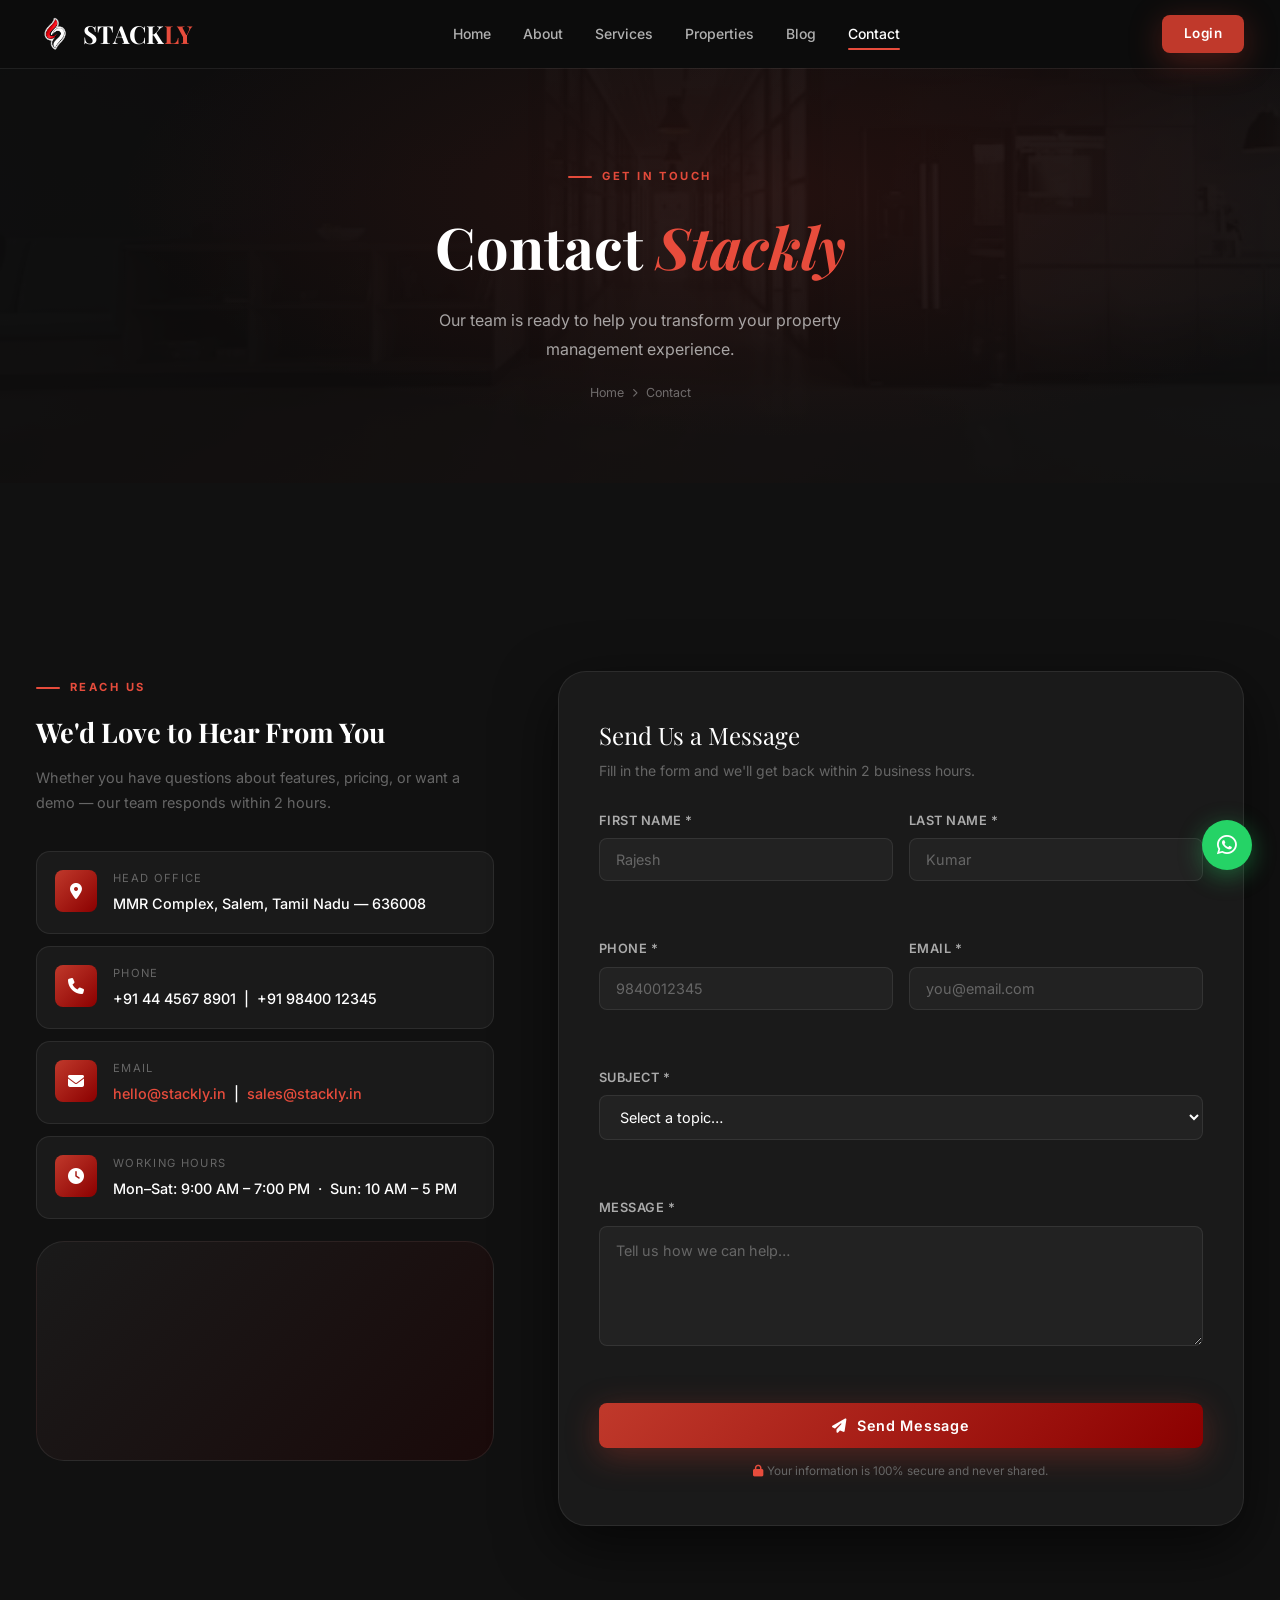
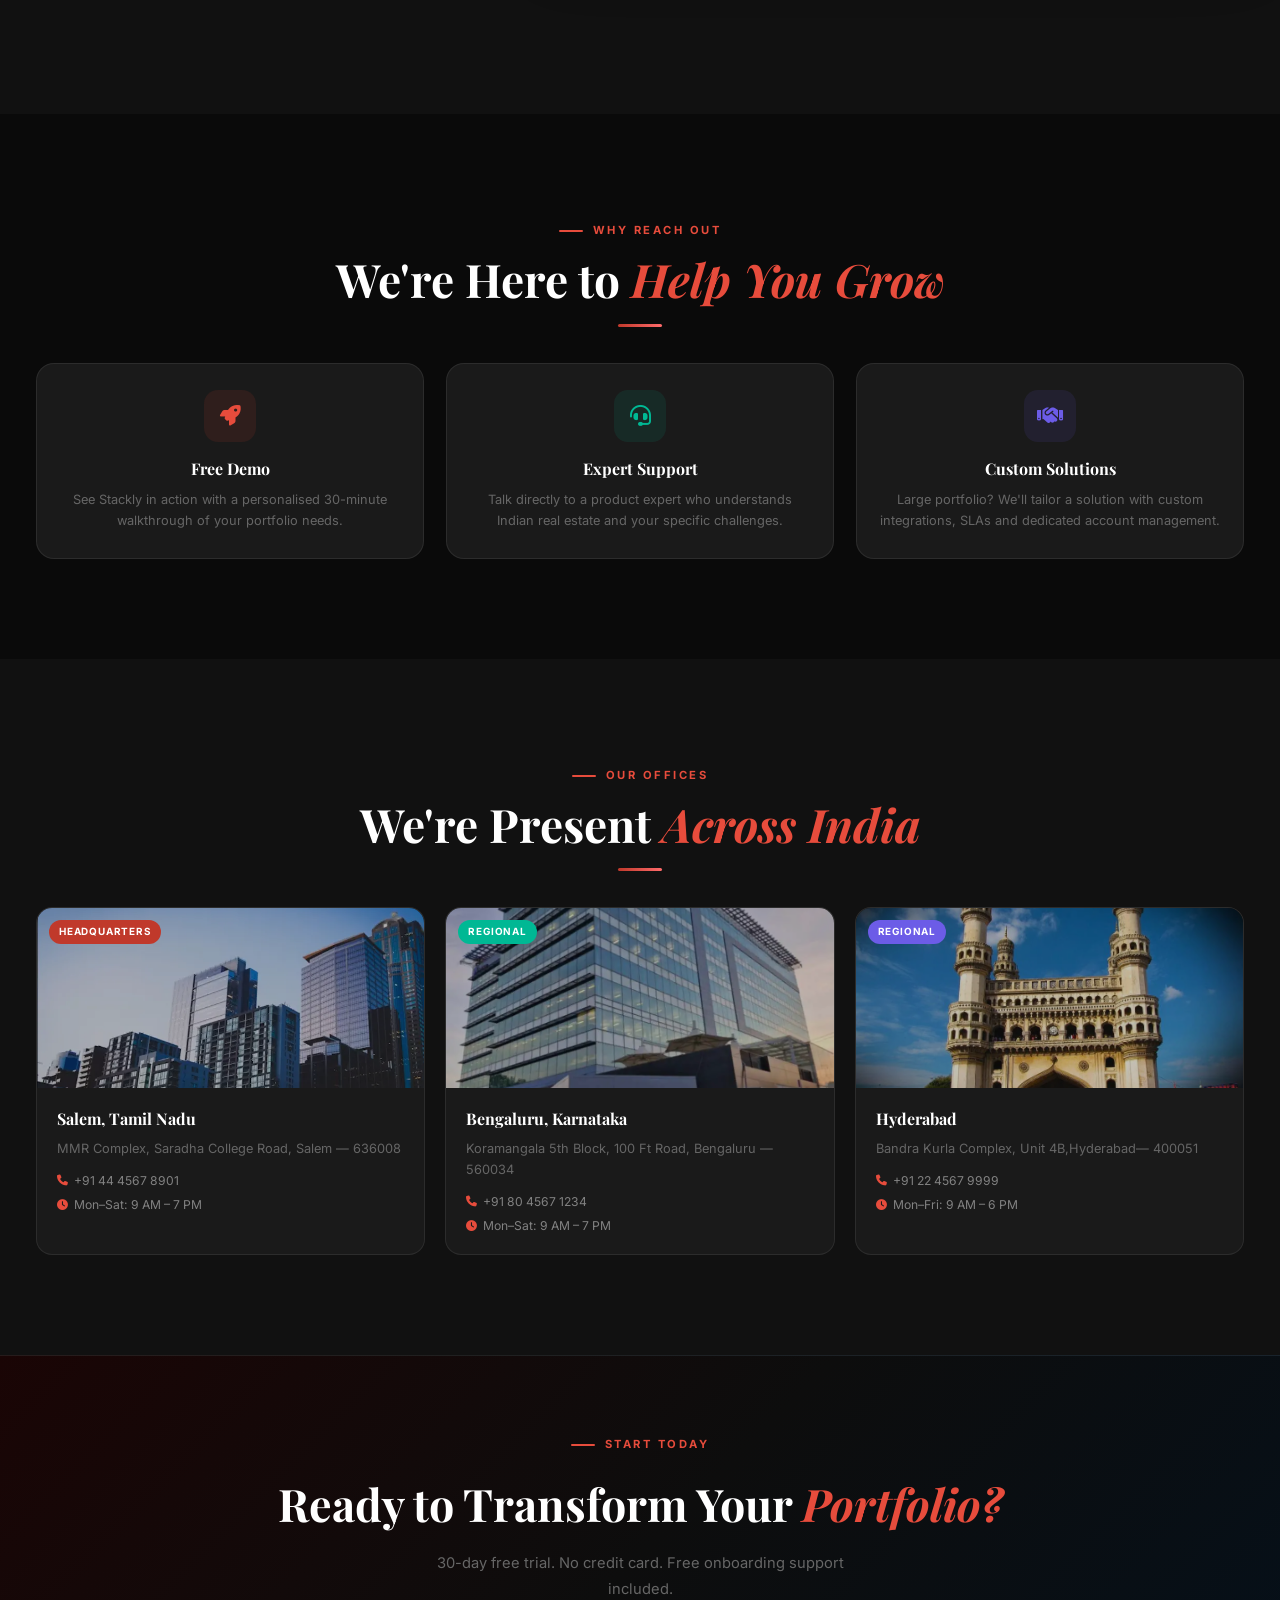
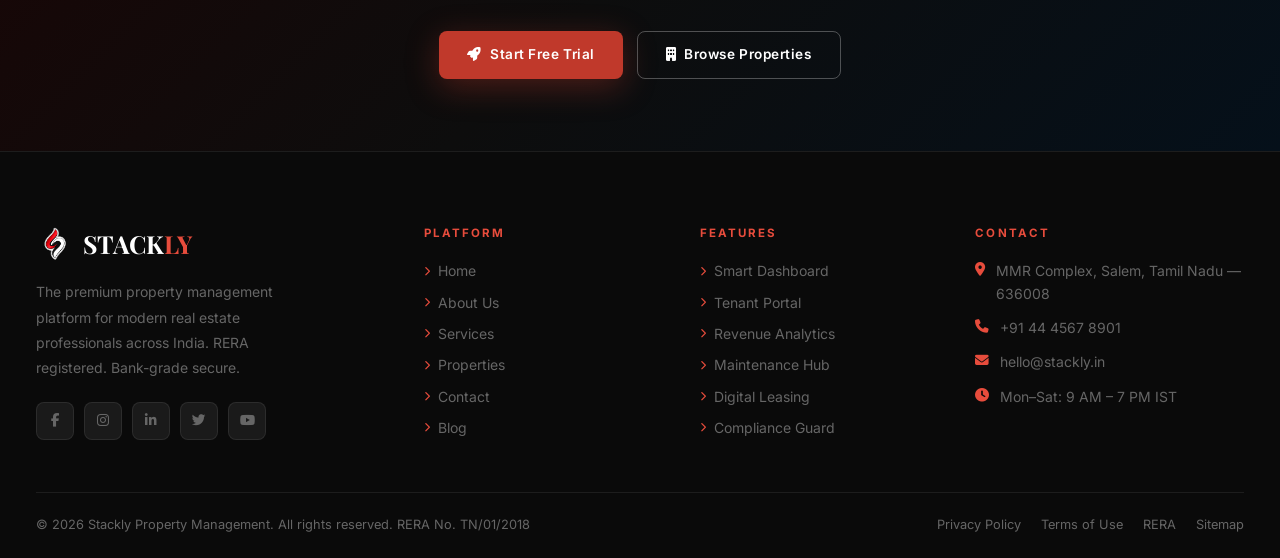
<file: contact.html>
<!DOCTYPE html>
<html lang="en">
<head>
<meta charset="UTF-8">
<meta name="viewport" content="width=device-width,initial-scale=1.0">
<title>Contact — Stackly PMS</title>
<link href="https://fonts.googleapis.com/css2?family=Playfair+Display:ital,wght@0,400;0,600;0,700;1,400&family=Inter:wght@300;400;500;600;700&display=swap" rel="stylesheet">
<link rel="stylesheet" href="https://cdnjs.cloudflare.com/ajax/libs/font-awesome/6.5.0/css/all.min.css">
<link rel="stylesheet" href="shared.css">
<style>
/* CONTACT PAGE CSS */
.pg-hero{background:#0d0d0d;padding:160px 0 80px;text-align:center;position:relative;overflow:hidden;}
.pg-hero-bg{position:absolute;inset:0;background:url('./assets/commercial.webp') center/cover no-repeat;opacity:0.32;z-index:0;}
.pg-hero-bg::after{content:'';position:absolute;inset:0;background:linear-gradient(135deg,rgba(13,13,13,0.95) 0%,rgba(20,8,8,0.85) 60%,rgba(13,13,13,0.9) 100%);}
.pg-hero::before{content:'';position:absolute;inset:0;background:radial-gradient(ellipse at 60% 40%,rgba(192,57,43,0.12) 0%,transparent 60%);z-index:1;}
.pg-hero h1{font-family:var(--font-head);font-size:clamp(2.2rem,5vw,3.6rem);color:#fff;margin-bottom:14px;position:relative;z-index:2;}
.pg-hero h1 em{color:var(--clr-accent2);font-style:italic;}
.pg-hero p{color:rgba(255,255,255,0.62);font-size:1rem;max-width:440px;margin:0 auto;line-height:1.78;position:relative;z-index:2;}
.breadcrumb{display:flex;align-items:center;gap:8px;justify-content:center;margin-top:20px;font-size:0.78rem;color:rgba(255,255,255,0.38);position:relative;z-index:2;}
.breadcrumb a{color:rgba(255,255,255,0.38);transition:color 0.28s ease;}.breadcrumb a:hover{color:var(--clr-accent2);}

.contact-wrap{display:grid;grid-template-columns:1fr 1.5fr;gap:64px;align-items:start;padding:88px 0;}

/* Info */
.info-title{font-family:var(--font-head);font-size:1.7rem;font-weight:700;color:#fff;margin-bottom:10px;}
.info-sub{font-size:0.9rem;color:var(--clr-muted);line-height:1.75;margin-bottom:36px;}
.info-card{
  display:flex;gap:16px;align-items:flex-start;
  padding:18px;border-radius:var(--radius-md);
  background:var(--clr-card);border:1px solid var(--clr-border);
  margin-bottom:12px;
  transition:transform var(--t) var(--ease),border-color var(--t) var(--ease);
}
.info-card:hover{transform:translateX(5px);border-color:rgba(192,57,43,0.3);}
.info-icon{
  width:42px;height:42px;border-radius:var(--radius-sm);flex-shrink:0;
  background:linear-gradient(135deg,var(--clr-accent),#8b0000);
  display:flex;align-items:center;justify-content:center;color:#fff;font-size:1rem;
}
.info-lbl{font-size:0.7rem;color:var(--clr-muted);letter-spacing:0.12em;text-transform:uppercase;margin-bottom:4px;}
.info-val{font-size:0.9rem;color:#fff;font-weight:500;}
.info-val a{color:var(--clr-accent2);transition:color 0.28s;}
.info-val a:hover{color:var(--clr-accent3);}
.map-box{
  border-radius:var(--radius-xl);height:200px;margin-top:22px;
  background:linear-gradient(135deg,var(--clr-card),#1a0a0a);
  border:1px solid var(--clr-border);
  display:flex;flex-direction:column;align-items:center;justify-content:center;gap:10px;
  color:rgba(255,255,255,0.35);font-size:0.88rem;position:relative;overflow:hidden;
}
.map-grid{position:absolute;inset:0;background-image:repeating-linear-gradient(0deg,transparent,transparent 29px,rgba(255,255,255,0.02) 30px),repeating-linear-gradient(90deg,transparent,transparent 29px,rgba(255,255,255,0.02) 30px);}
.map-box i{font-size:1.8rem;color:var(--clr-accent2);position:relative;}
.map-box span{position:relative;}

/* Form */
.form-card{
  background:var(--clr-card);border-radius:var(--radius-xl);
  padding:44px 40px;border:1px solid var(--clr-border);
  box-shadow:var(--shadow-lg);
}
.form-card-h{font-family:var(--font-head);font-size:1.5rem;color:#fff;margin-bottom:6px;}
.form-card-sub{font-size:0.875rem;color:var(--clr-muted);margin-bottom:28px;}
.form-row{display:grid;grid-template-columns:1fr 1fr;gap:16px;}
.form-full{grid-column:1/-1;}
.s-input{background:rgba(255,255,255,0.04);}
.s-input:focus{background:rgba(192,57,43,0.06);}
textarea.s-input{resize:vertical;min-height:120px;line-height:1.6;}
select.s-input{cursor:pointer;}
select.s-input option{background:#1a1a1a;color:#fff;}
.submit-btn{
  width:100%;padding:14px;margin-top:8px;
  background:linear-gradient(135deg,var(--clr-accent),#8b0000);
  color:#fff;border:none;border-radius:var(--radius-sm);
  font-size:0.9rem;font-weight:600;letter-spacing:0.05em;cursor:pointer;
  display:flex;align-items:center;justify-content:center;gap:10px;
  box-shadow:var(--shadow-accent);
  transition:transform var(--t) var(--ease),box-shadow var(--t) var(--ease),filter var(--t) var(--ease);
}
.submit-btn:hover{transform:translateY(-2px);box-shadow:0 16px 44px rgba(192,57,43,0.5);filter:brightness(1.08);}
.submit-btn:active{transform:translateY(0);}
.form-note{text-align:center;font-size:0.74rem;color:var(--clr-muted);margin-top:14px;}
.form-note i{margin-right:4px;color:var(--clr-accent2);}

@media(max-width:1024px){.contact-wrap{grid-template-columns:1fr;gap:40px;}}
@media(max-width:560px){.form-card{padding:28px 20px;}.form-row{grid-template-columns:1fr;}}
@media(max-width:900px){.contact-why-grid,.office-grid{grid-template-columns:1fr 1fr!important;}}
@media(max-width:640px){.contact-why-grid,.office-grid{grid-template-columns:1fr!important;}}
</style>
</head>
<body>

<!-- HEADER -->
<header class="s-header always-solid" id="sHeader">
  <div class="s-nav-inner">
    <a href="index.html" class="s-logo">
      <div class="s-logo-mark"><img src="./assets/stackly logo.webp" alt=""></div>
      <div class="s-logo-text">STACK<em>LY</em></div>
    </a>
    <nav class="s-nav">
      <a href="index.html" class="s-nav-link">Home</a>
      <a href="about.html" class="s-nav-link">About</a>
      <a href="services.html" class="s-nav-link">Services</a>
      <a href="properties.html" class="s-nav-link">Properties</a>
      <a href="blog.html" class="s-nav-link">Blog</a>
      <a href="contact.html" class="s-nav-link active">Contact</a>
      
    </nav>
    <div class="s-header-right">
      <a href="login.html" class="s-btn-login">Login</a>
      <button class="s-hamburger" id="sHam" aria-label="Menu"><span></span><span></span><span></span></button>
    </div>
  </div>
</header>
<div class="s-mobile-menu" id="sMob">
  <a href="index.html" class="s-nav-link">Home</a>
  <a href="about.html" class="s-nav-link">About</a>
  <a href="services.html" class="s-nav-link">Services</a>
  <a href="properties.html" class="s-nav-link">Properties</a>
  <a href="blog.html" class="s-nav-link">Blog</a>
  <a href="contact.html" class="s-nav-link active">Contact</a>
  <a href="login.html" class="s-btn-login">Login</a>
</div>

<section class="pg-hero">
  <div class="pg-hero-bg"></div>
  <div class="s-container" style="position:relative">
    <div class="s-eyebrow" style="justify-content:center">Get In Touch</div>
    <h1>Contact <em>Stackly</em></h1>
    <p>Our team is ready to help you transform your property management experience.</p>
    <nav class="breadcrumb"><a href="index.html">Home</a><i class="fa-solid fa-chevron-right" style="font-size:0.55rem"></i><span>Contact</span></nav>
  </div>
</section>

<section class="s-section" style="background:#111;">
  <div class="s-container">
    <div class="contact-wrap">

      <!-- Info -->
      <div class="reveal-l">
        <div class="s-eyebrow">Reach Us</div>
        <h2 class="info-title">We'd Love to Hear From You</h2>
        <p class="info-sub">Whether you have questions about features, pricing, or want a demo — our team responds within 2 hours.</p>
        <div class="info-card">
          <div class="info-icon"><i class="fa-solid fa-location-dot"></i></div>
          <div><div class="info-lbl">Head Office</div><div class="info-val">MMR Complex, Salem, Tamil Nadu — 636008</div></div>
        </div>
        <div class="info-card">
          <div class="info-icon"><i class="fa-solid fa-phone"></i></div>
          <div><div class="info-lbl">Phone</div><div class="info-val">+91 44 4567 8901 &nbsp;|&nbsp; +91 98400 12345</div></div>
        </div>
        <div class="info-card">
          <div class="info-icon"><i class="fa-solid fa-envelope"></i></div>
          <div><div class="info-lbl">Email</div><div class="info-val"><a href="./404page.html">hello@stackly.in</a> &nbsp;|&nbsp; <a href="./404page.html">sales@stackly.in</a></div></div>
        </div>
        <div class="info-card">
          <div class="info-icon"><i class="fa-solid fa-clock"></i></div>
          <div><div class="info-lbl">Working Hours</div><div class="info-val">Mon–Sat: 9:00 AM – 7:00 PM &nbsp;·&nbsp; Sun: 10 AM – 5 PM</div></div>
        </div>
    <div class="map-box" style="padding:0;overflow:hidden;border-radius:var(--radius-xl);height:220px;">
  <iframe
    src="https://www.google.com/maps/embed?pb=!1m18!1m12!1m3!1d62617.78839500073!2d78.11496!3d11.6643!2m3!1f0!2f0!3f0!3m2!1i1024!2i768!4f13.1!3m3!1m2!1s0x3babf1d1f4e8a4f1%3A0x4e9d5e9f3a1e0c2a!2sSalem%2C%20Tamil%20Nadu!5e0!3m2!1sen!2sin!4v1700000000000"
    width="100%" height="100%"
    style="border:0;display:block;filter:invert(90%) hue-rotate(180deg);"
    allowfullscreen="" loading="lazy"
    referrerpolicy="no-referrer-when-downgrade">
  </iframe>
</div>
      </div>

      <!-- Form -->
      <div class="form-card reveal-r">
        <div class="form-card-h">Send Us a Message</div>
        <div class="form-card-sub">Fill in the form and we'll get back within 2 business hours.</div>
        <form id="contactForm" novalidate>
          <div class="form-row">
            <div class="s-form-group">
              <label class="s-label">First Name *</label>
              <input type="text" id="cf-first" class="s-input" placeholder="Rajesh"
                oninput="this.value=this.value.replace(/[^a-zA-Z\s]/g,'')"
                onblur="cfVal(this,'name')">
              <span class="s-err" id="e-cf-first"></span>
            </div>
            <div class="s-form-group">
              <label class="s-label">Last Name *</label>
              <input type="text" id="cf-last" class="s-input" placeholder="Kumar"
                oninput="this.value=this.value.replace(/[^a-zA-Z\s]/g,'')"
                onblur="cfVal(this,'name')">
              <span class="s-err" id="e-cf-last"></span>
            </div>
            <div class="s-form-group">
              <label class="s-label">Phone *</label>
              <input type="tel" id="cf-phone" class="s-input" placeholder="9840012345" maxlength="10"
                oninput="this.value=this.value.replace(/[^0-9]/g,'')"
                onblur="cfVal(this,'phone')">
              <span class="s-err" id="e-cf-phone"></span>
            </div>
            <div class="s-form-group">
              <label class="s-label">Email *</label>
              <input type="email" id="cf-email" class="s-input" placeholder="you@email.com"
                onblur="cfVal(this,'email')">
              <span class="s-err" id="e-cf-email"></span>
            </div>
            <div class="s-form-group form-full">
              <label class="s-label">Subject *</label>
              <select id="cf-subject" class="s-input" onblur="cfVal(this,'select')">
                <option value="">Select a topic…</option>
                <option>Property Management</option>
                <option>Tenant Services</option>
                <option>Pricing & Plans</option>
                <option>Demo Request</option>
                <option>Technical Support</option>
                <option>Other</option>
              </select>
              <span class="s-err" id="e-cf-subject"></span>
            </div>
            <div class="s-form-group form-full">
              <label class="s-label">Message *</label>
              <textarea id="cf-message" class="s-input" placeholder="Tell us how we can help…"
                onblur="cfVal(this,'textarea')"></textarea>
              <span class="s-err" id="e-cf-message"></span>
            </div>
          </div>
          <button type="submit" class="submit-btn"><i class="fa-solid fa-paper-plane"></i> Send Message</button>
          <p class="form-note"><i class="fa-solid fa-lock"></i>Your information is 100% secure and never shared.</p>
        </form>
      </div>
    </div>
  </div>
</section>

<!-- WHY CONTACT US SECTION -->
<section class="s-section" style="background:#0a0a0a;">
  <div class="s-container">
    <div style="text-align:center"><div class="s-eyebrow" style="justify-content:center">Why Reach Out</div><h2 class="s-title" style="text-align:center">We're Here to <em>Help You Grow</em></h2><div class="s-divider center"></div></div>
    <div style="display:grid;grid-template-columns:repeat(3,1fr);gap:22px;margin-top:36px" class="contact-why-grid">
      <div class="reveal" style="background:var(--clr-card);border:1px solid var(--clr-border);border-radius:18px;padding:26px 22px;text-align:center;transition:transform .28s,border-color .28s" onmouseover="this.style.transform='translateY(-4px)';this.style.borderColor='rgba(192,57,43,.25)'" onmouseout="this.style.transform='';this.style.borderColor=''">
        <div style="width:52px;height:52px;border-radius:14px;background:rgba(192,57,43,.12);color:var(--clr-accent2);display:flex;align-items:center;justify-content:center;font-size:1.3rem;margin:0 auto 14px"><i class="fa-solid fa-rocket"></i></div>
        <h4 style="font-family:var(--font-head);font-size:1rem;color:#fff;margin-bottom:8px">Free Demo</h4>
        <p style="font-size:.8rem;color:var(--clr-muted);line-height:1.65">See Stackly in action with a personalised 30-minute walkthrough of your portfolio needs.</p>
      </div>
      <div class="reveal" style="transition-delay:.08s;background:var(--clr-card);border:1px solid var(--clr-border);border-radius:18px;padding:26px 22px;text-align:center;transition:transform .28s,border-color .28s" onmouseover="this.style.transform='translateY(-4px)';this.style.borderColor='rgba(0,184,148,.25)'" onmouseout="this.style.transform='';this.style.borderColor=''">
        <div style="width:52px;height:52px;border-radius:14px;background:rgba(0,184,148,.1);color:var(--clr-teal);display:flex;align-items:center;justify-content:center;font-size:1.3rem;margin:0 auto 14px"><i class="fa-solid fa-headset"></i></div>
        <h4 style="font-family:var(--font-head);font-size:1rem;color:#fff;margin-bottom:8px">Expert Support</h4>
        <p style="font-size:.8rem;color:var(--clr-muted);line-height:1.65">Talk directly to a product expert who understands Indian real estate and your specific challenges.</p>
      </div>
      <div class="reveal" style="transition-delay:.16s;background:var(--clr-card);border:1px solid var(--clr-border);border-radius:18px;padding:26px 22px;text-align:center;transition:transform .28s,border-color .28s" onmouseover="this.style.transform='translateY(-4px)';this.style.borderColor='rgba(108,92,231,.25)'" onmouseout="this.style.transform='';this.style.borderColor=''">
        <div style="width:52px;height:52px;border-radius:14px;background:rgba(108,92,231,.1);color:var(--clr-purple);display:flex;align-items:center;justify-content:center;font-size:1.3rem;margin:0 auto 14px"><i class="fa-solid fa-handshake"></i></div>
        <h4 style="font-family:var(--font-head);font-size:1rem;color:#fff;margin-bottom:8px">Custom Solutions</h4>
        <p style="font-size:.8rem;color:var(--clr-muted);line-height:1.65">Large portfolio? We'll tailor a solution with custom integrations, SLAs and dedicated account management.</p>
      </div>
    </div>
  </div>
</section>

<!-- OFFICE LOCATIONS -->
<section class="s-section" style="background:#111;">
  <div class="s-container">
    <div style="text-align:center"><div class="s-eyebrow" style="justify-content:center">Our Offices</div><h2 class="s-title" style="text-align:center">We're Present <em>Across India</em></h2><div class="s-divider center"></div></div>
    <div style="display:grid;grid-template-columns:repeat(3,1fr);gap:20px;margin-top:36px" class="office-grid">
      <div class="reveal" style="background:var(--clr-card);border:1px solid var(--clr-border);border-radius:16px;overflow:hidden;">
        <div style="height:180px;overflow:hidden;position:relative;background:#141414">
        <img src="./assets/Chennai HQ.webp" alt="Chennai HQ" style="width:100%;height:100%;object-fit:cover;opacity:.75;transition:transform .5s" onmouseover="this.style.transform='scale(1.06)'" onmouseout="this.style.transform=''">
          <div style="position:absolute;top:12px;left:12px;background:var(--clr-accent);color:#fff;font-size:.62rem;font-weight:700;letter-spacing:.08em;text-transform:uppercase;padding:4px 10px;border-radius:50px">Headquarters</div>
        </div>
        <div style="padding:18px 20px">
          <h4 style="font-family:var(--font-head);font-size:1rem;color:#fff;margin-bottom:6px">Salem, Tamil Nadu</h4>
          <p style="font-size:.8rem;color:var(--clr-muted);line-height:1.65;margin-bottom:12px">MMR Complex, Saradha College Road, Salem — 636008</p>
          <div style="display:flex;flex-direction:column;gap:5px">
            <span style="font-size:.76rem;color:rgba(255,255,255,.45);display:flex;align-items:center;gap:6px"><i class="fa-solid fa-phone" style="color:var(--clr-accent2);font-size:.68rem"></i>+91 44 4567 8901</span>
            <span style="font-size:.76rem;color:rgba(255,255,255,.45);display:flex;align-items:center;gap:6px"><i class="fa-solid fa-clock" style="color:var(--clr-accent2);font-size:.68rem"></i>Mon–Sat: 9 AM – 7 PM</span>
          </div>
        </div>
      </div>
      <div class="reveal" style="transition-delay:.08s;background:var(--clr-card);border:1px solid var(--clr-border);border-radius:16px;overflow:hidden;">
        <div style="height:180px;overflow:hidden;position:relative;background:#141414">








<img src="./assets/banglore hq.webp" alt="Bengaluru Office" style="width:100%;height:100%;object-fit:cover;opacity:.75;transition:transform .5s" onmouseover="this.style.transform='scale(1.06)'" onmouseout="this.style.transform=''">
          <div style="position:absolute;top:12px;left:12px;background:var(--clr-teal);color:#fff;font-size:.62rem;font-weight:700;letter-spacing:.08em;text-transform:uppercase;padding:4px 10px;border-radius:50px">Regional</div>
        </div>
        <div style="padding:18px 20px">
          <h4 style="font-family:var(--font-head);font-size:1rem;color:#fff;margin-bottom:6px">Bengaluru, Karnataka</h4>
          <p style="font-size:.8rem;color:var(--clr-muted);line-height:1.65;margin-bottom:12px">Koramangala 5th Block, 100 Ft Road, Bengaluru — 560034</p>
          <div style="display:flex;flex-direction:column;gap:5px">
            <span style="font-size:.76rem;color:rgba(255,255,255,.45);display:flex;align-items:center;gap:6px"><i class="fa-solid fa-phone" style="color:var(--clr-accent2);font-size:.68rem"></i>+91 80 4567 1234</span>
            <span style="font-size:.76rem;color:rgba(255,255,255,.45);display:flex;align-items:center;gap:6px"><i class="fa-solid fa-clock" style="color:var(--clr-accent2);font-size:.68rem"></i>Mon–Sat: 9 AM – 7 PM</span>
          </div>
        </div>
      </div>
      <div class="reveal" style="transition-delay:.16s;background:var(--clr-card);border:1px solid var(--clr-border);border-radius:16px;overflow:hidden;">
        <div style="height:180px;overflow:hidden;position:relative;background:#141414">






          <img src="./assets/hyderabad.webp" alt="Hyderabad office" style="width:100%;height:100%;object-fit:cover;opacity:.75;transition:transform .5s" onmouseover="this.style.transform='scale(1.06)'" onmouseout="this.style.transform=''">
          <div style="position:absolute;top:12px;left:12px;background:var(--clr-purple);color:#fff;font-size:.62rem;font-weight:700;letter-spacing:.08em;text-transform:uppercase;padding:4px 10px;border-radius:50px">Regional</div>
        </div>
        <div style="padding:18px 20px">
          <h4 style="font-family:var(--font-head);font-size:1rem;color:#fff;margin-bottom:6px">Hyderabad</h4>
          <p style="font-size:.8rem;color:var(--clr-muted);line-height:1.65;margin-bottom:12px">Bandra Kurla Complex, Unit 4B,Hyderabad— 400051</p>
          <div style="display:flex;flex-direction:column;gap:5px">
            <span style="font-size:.76rem;color:rgba(255,255,255,.45);display:flex;align-items:center;gap:6px"><i class="fa-solid fa-phone" style="color:var(--clr-accent2);font-size:.68rem"></i>+91 22 4567 9999</span>
            <span style="font-size:.76rem;color:rgba(255,255,255,.45);display:flex;align-items:center;gap:6px"><i class="fa-solid fa-clock" style="color:var(--clr-accent2);font-size:.68rem"></i>Mon–Fri: 9 AM – 6 PM</span>
          </div>
        </div>
      </div>
    </div>
  </div>
</section>

<!-- CTA BAND -->
<section style="background:linear-gradient(135deg,#1a0505 0%,#0d0d0d 50%,#05101a 100%);padding:72px 0;text-align:center;border-top:1px solid var(--clr-border);">
  <div class="s-container">
    <div class="s-eyebrow" style="justify-content:center">Start Today</div>
    <h2 style="font-family:var(--font-head);font-size:clamp(1.8rem,3.5vw,2.8rem);color:#fff;margin-bottom:12px">Ready to Transform Your <em style="color:var(--clr-accent2)">Portfolio?</em></h2>
    <p style="font-size:.92rem;color:var(--clr-muted);max-width:460px;margin:0 auto 28px;line-height:1.75">30-day free trial. No credit card. Free onboarding support included.</p>
    <div style="display:flex;justify-content:center;gap:14px;flex-wrap:wrap">
      <a href="./404page.html" class="s-btn s-btn-primary"><i class="fa-solid fa-rocket"></i> Start Free Trial</a>
      <a href="./404page.html" class="s-btn s-btn-outline"><i class="fa-solid fa-building"></i> Browse Properties</a>
    </div>
  </div>
</section>

<!-- FULL FOOTER -->
<footer class="s-footer">
  <div class="s-footer-inner">
    <div class="s-footer-grid">
      <div class="s-footer-brand">
                <a href="./index.html"><div class="s-footer-logo"><div class="s-logo-mark"><img src="./assets/stackly logo.webp" alt=""></div><div class="s-logo-text">STACK<em>LY</em></div></div></a>
        <p>The premium property management platform for modern real estate professionals across India. RERA registered. Bank-grade secure.</p>
        <div class="s-footer-socials">
          <a href="404page.html" class="s-social" onclick="pmsNav(event)"><i class="fab fa-facebook-f"></i></a>
          <a href="404page.html" class="s-social" onclick="pmsNav(event)"><i class="fab fa-instagram"></i></a>
          <a href="404page.html" class="s-social" onclick="pmsNav(event)"><i class="fab fa-linkedin-in"></i></a>
          <a href="404page.html" class="s-social" onclick="pmsNav(event)"><i class="fab fa-twitter"></i></a>
          <a href="404page.html" class="s-social" onclick="pmsNav(event)"><i class="fab fa-youtube"></i></a>
        </div>
      </div>
      <div class="s-footer-col"><h5>Platform</h5><div class="s-footer-links"><a href="index.html" class="s-footer-link"><i class="fa-solid fa-chevron-right"></i> Home</a><a href="about.html" class="s-footer-link"><i class="fa-solid fa-chevron-right"></i> About Us</a><a href="services.html" class="s-footer-link"><i class="fa-solid fa-chevron-right"></i> Services</a><a href="properties.html" class="s-footer-link"><i class="fa-solid fa-chevron-right"></i> Properties</a><a href="contact.html" class="s-footer-link"><i class="fa-solid fa-chevron-right"></i> Contact</a><a href="blog.html" class="s-footer-link"><i class="fa-solid fa-chevron-right"></i> Blog</a></div></div>
      <div class="s-footer-col"><h5>Features</h5><div class="s-footer-links"><a href="404page.html" class="s-footer-link" onclick="pmsNav(event)"><i class="fa-solid fa-chevron-right"></i> Smart Dashboard</a><a href="404page.html" class="s-footer-link" onclick="pmsNav(event)"><i class="fa-solid fa-chevron-right"></i> Tenant Portal</a><a href="404page.html" class="s-footer-link" onclick="pmsNav(event)"><i class="fa-solid fa-chevron-right"></i> Revenue Analytics</a><a href="404page.html" class="s-footer-link" onclick="pmsNav(event)"><i class="fa-solid fa-chevron-right"></i> Maintenance Hub</a><a href="404page.html" class="s-footer-link" onclick="pmsNav(event)"><i class="fa-solid fa-chevron-right"></i> Digital Leasing</a><a href="404page.html" class="s-footer-link" onclick="pmsNav(event)"><i class="fa-solid fa-chevron-right"></i> Compliance Guard</a></div></div>
      <div class="s-footer-col"><h5>Contact</h5><div class="s-footer-contact"><div class="s-footer-ci"><i class="fa-solid fa-location-dot"></i><span>MMR Complex, Salem, Tamil Nadu — 636008</span></div><div class="s-footer-ci"><i class="fa-solid fa-phone"></i><span>+91 44 4567 8901</span></div><div class="s-footer-ci"><i class="fa-solid fa-envelope"></i><a href="mailto:hello@stackly.in">hello@stackly.in</a></div><div class="s-footer-ci"><i class="fa-solid fa-clock"></i><span>Mon–Sat: 9 AM – 7 PM IST</span></div></div></div>
    </div>
  </div>
  <div class="s-footer-inner"><div class="s-footer-bottom"><span>© 2026 Stackly Property Management. All rights reserved. RERA No. TN/01/2018</span><div class="s-footer-bottom-links"><a href="404page.html" onclick="pmsNav(event)">Privacy Policy</a><a href="404page.html" onclick="pmsNav(event)">Terms of Use</a><a href="404page.html" onclick="pmsNav(event)">RERA</a><a href="404page.html" onclick="pmsNav(event)">Sitemap</a></div></div></div>
</footer>
<button class="s-btt" id="sBtt"><i class="fa-solid fa-arrow-up"></i></button>
<a href="./404page.html" class="s-wa" target="_blank"><i class="fab fa-whatsapp"></i></a>

<script>
'use strict';
function pmsNav(e){if(e&&e.preventDefault)e.preventDefault();sessionStorage.setItem('pms_ref',window.location.href);sessionStorage.setItem('pms_scroll',window.scrollY);window.location.href='404page.html';}
document.addEventListener('click',function(ev){var l=ev.target.closest('a[href]');if(l&&l.href&&l.href.indexOf('404page')!==-1){sessionStorage.setItem('pms_ref',window.location.href);sessionStorage.setItem('pms_scroll',window.scrollY);}});

/* Hamburger */
var ham=document.getElementById('sHam'),mob=document.getElementById('sMob');
ham.addEventListener('click',function(){ham.classList.toggle('open');mob.classList.toggle('open');document.body.style.overflow=mob.classList.contains('open')?'hidden':'';});
mob.querySelectorAll('a').forEach(function(a){a.addEventListener('click',function(){ham.classList.remove('open');mob.classList.remove('open');document.body.style.overflow='';});});

/* Scroll */
var btt=document.getElementById('sBtt');
window.addEventListener('scroll',function(){btt.classList.toggle('show',window.scrollY>400);},{passive:true});
btt.addEventListener('click',function(){window.scrollTo({top:0,behavior:'smooth'});});

/* Reveal */
var io=new IntersectionObserver(function(entries){entries.forEach(function(e){if(e.isIntersecting)e.target.classList.add('in');});},{threshold:0,rootMargin:"0px 0px -60px 0px"});
function initReveals(){
  document.querySelectorAll('.reveal,.reveal-l,.reveal-r').forEach(function(el){
    el.classList.add('in'); /* force show all — no animation delay hiding content */
    io.observe(el);
  });
}
if(document.readyState==='complete'){initReveals();}
else{window.addEventListener('load',initReveals);}

/* Form validation */
function cfVal(el,type){
  var val=el.value.trim(),msg='';
  var err=document.getElementById('e-'+el.id);
  if(type==='name'){
    if(!val)msg='This field is required.';
    else if(val.length<1)msg='At least 1 characters required.';
  }else if(type==='phone'){
    if(!val)msg='Phone number is required.';
    else if(!/^[6-9][0-9]{9}$/.test(val))msg='Enter a valid 10-digit Indian mobile number.';
  }else if(type==='email'){
    if(!val)msg='Email is required.';
    else if(!/^[^\s@]+@[^\s@]+\.[^\s@]+$/.test(val))msg='Enter a valid email address.';
  }else if(type==='select'){
    if(!val)msg='Please select a topic.';
  }else if(type==='textarea'){
    if(!val)msg='Message is required.';
    else if(val.length<10)msg='Please write at least 10 characters.';
  }
  if(err)err.textContent=msg;
  el.classList.toggle('invalid',!!msg);
  el.classList.toggle('valid',!msg&&!!val);
  return !msg;
}

document.getElementById('contactForm').addEventListener('submit',function(e){
  e.preventDefault();
  var fields=[
    {id:'cf-first',t:'name'},{id:'cf-last',t:'name'},
    {id:'cf-phone',t:'phone'},{id:'cf-email',t:'email'},
    {id:'cf-subject',t:'select'},{id:'cf-message',t:'textarea'}
  ];
  var ok=true;
  fields.forEach(function(f){if(!cfVal(document.getElementById(f.id),f.t))ok=false;});
  if(ok){sessionStorage.setItem('pms_ref',window.location.href);window.location.href='404page.html';}
});

// Restore scroll position if returning from 404
(function(){
  var sc=sessionStorage.getItem('pms_scroll_restore');
  if(sc!==null){
    sessionStorage.removeItem('pms_scroll_restore');
    window.addEventListener('load',function(){window.scrollTo({top:parseInt(sc,10),behavior:'instant'});},{once:true});
  }
})();
</script>
</body>
</html>
</file>
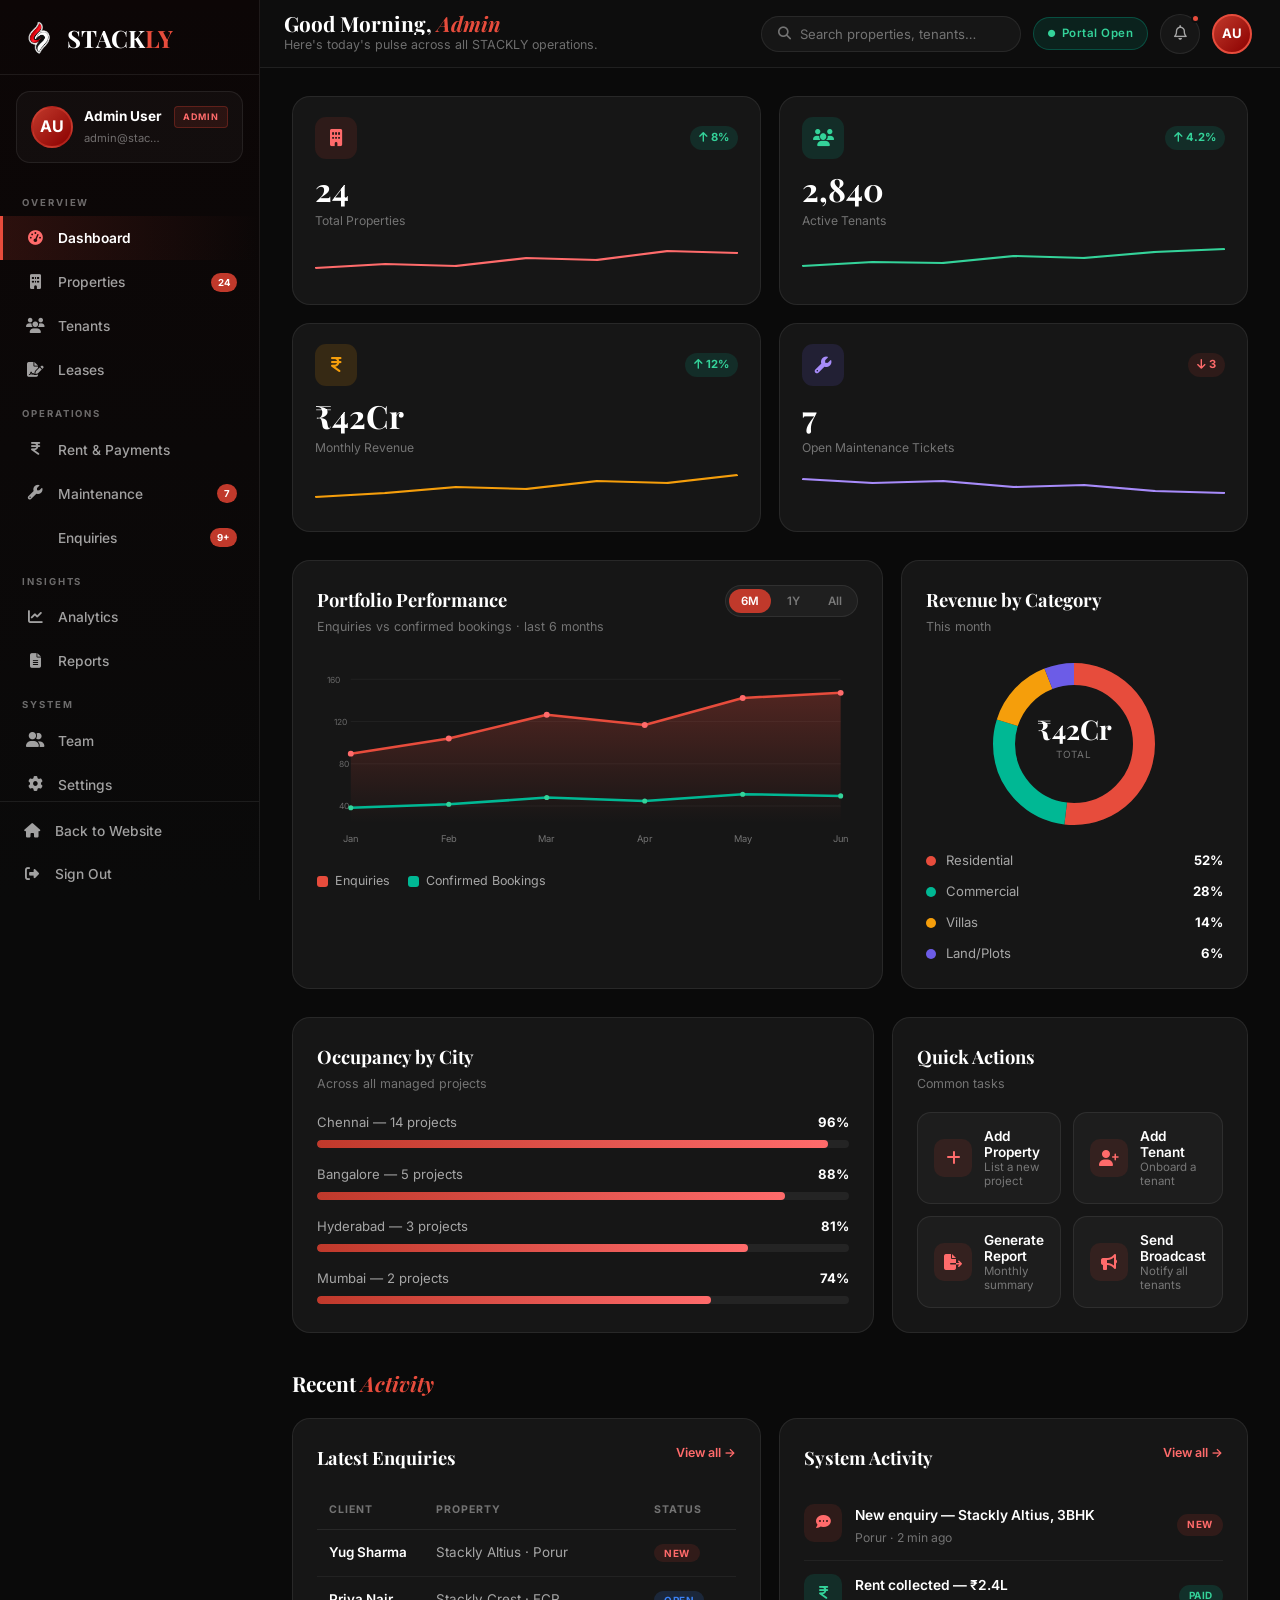
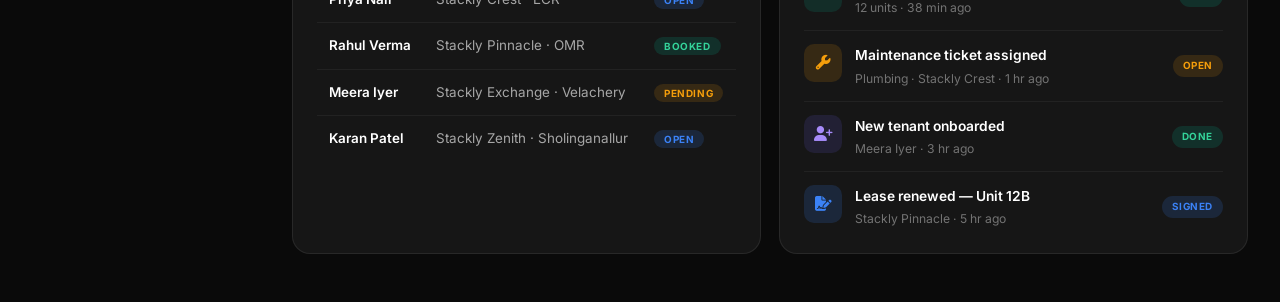
<file: dashboard.html>
<!DOCTYPE html>
<html lang="en">
<head>
<meta charset="UTF-8">
<title>Redirecting — Stackly PMS</title>
</head>
<body>
<script>
(function(){
  var role='admin';
  try{role=localStorage.getItem('sl_role')||'admin';}catch(e){}
  window.location.replace(role==='user'?'dashboard_user.html':'dashboard_admin.html');
})();
</script>
</body>
</html>
</file>
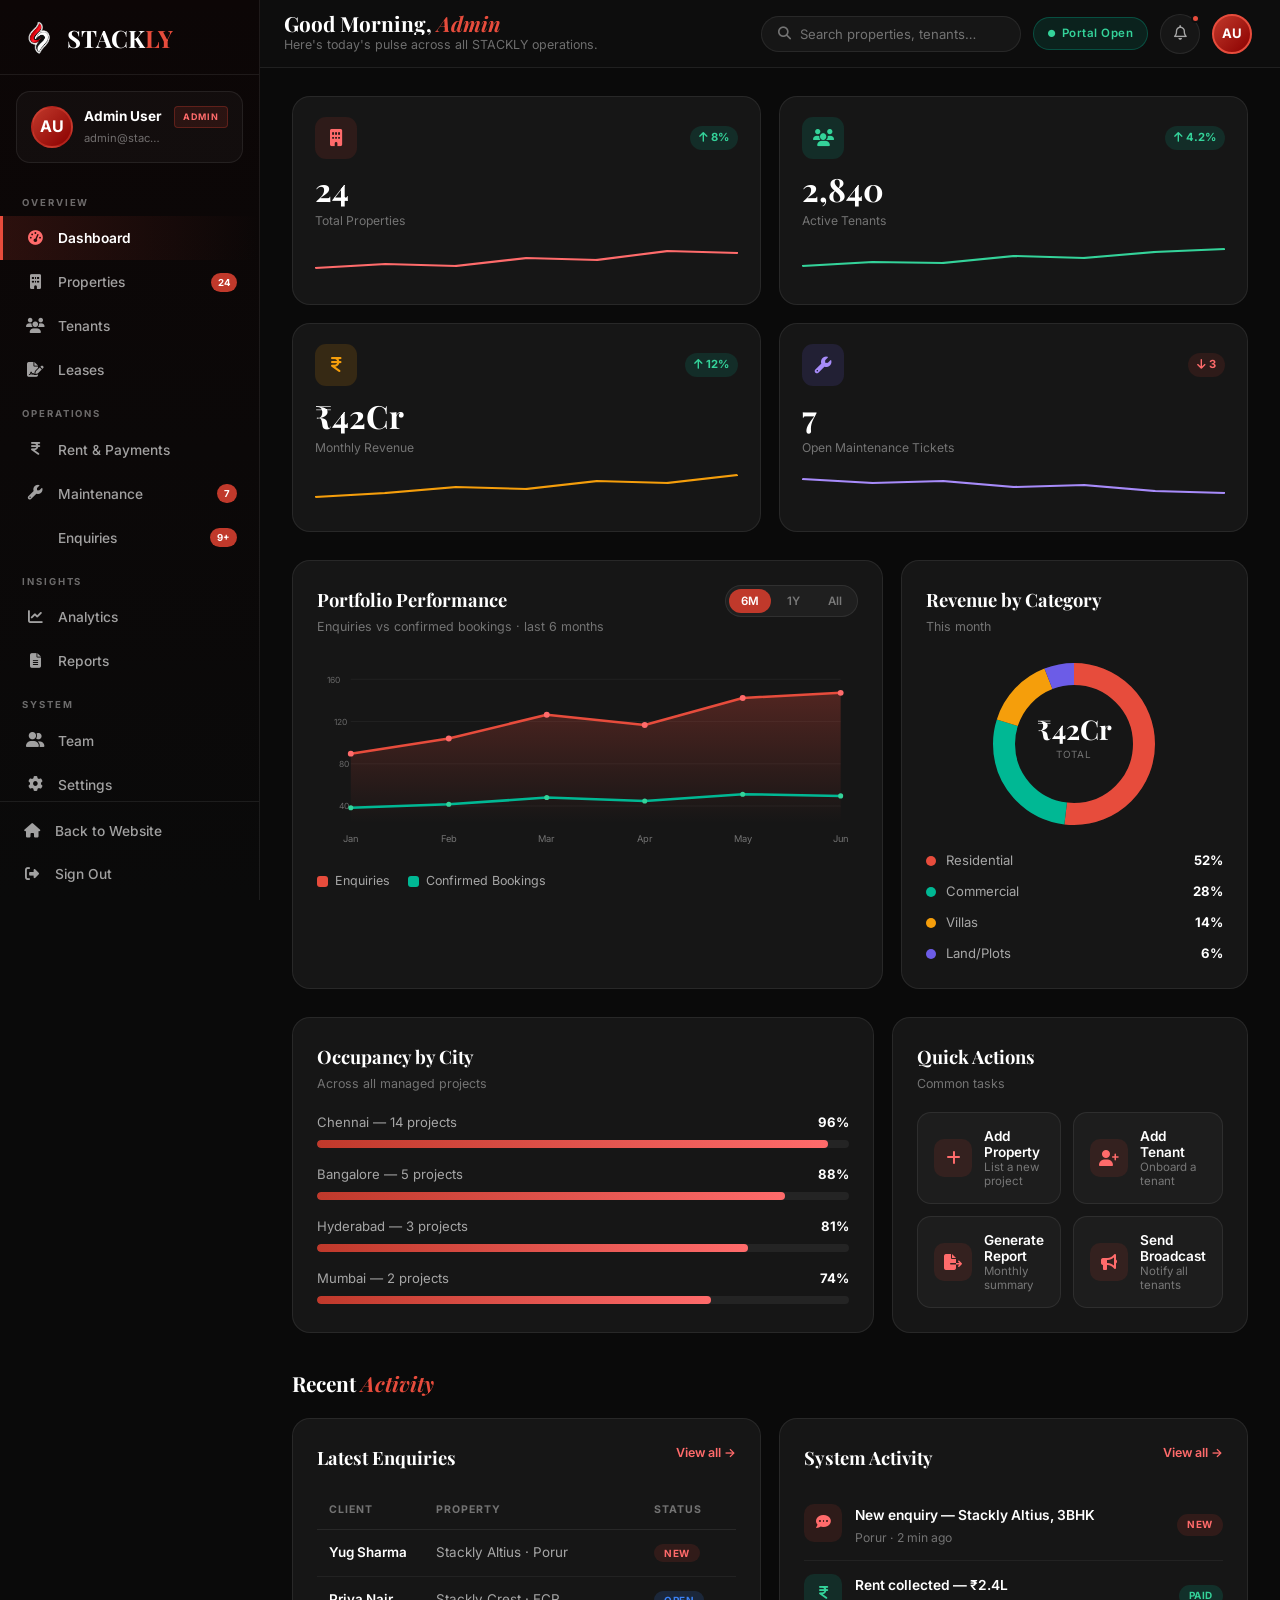
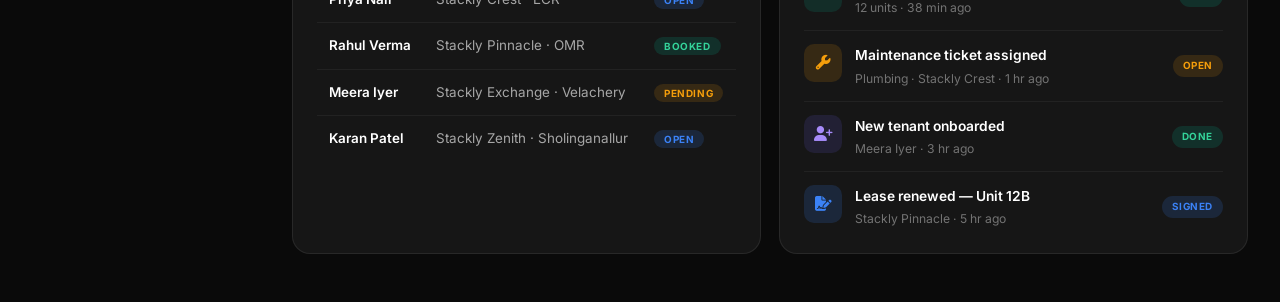
<file: dashboard_admin.html>
<!DOCTYPE html>
<html lang="en">
<head>
<meta charset="UTF-8">
<meta name="viewport" content="width=device-width,initial-scale=1.0">
<title>Admin Dashboard — STACKLY</title>
<link rel="stylesheet" href="dashboard.css">
<link rel="stylesheet" href="https://cdnjs.cloudflare.com/ajax/libs/font-awesome/6.5.0/css/all.min.css">
</head>
<body>

<div class="dash-sidebar-overlay" id="dashOverlay" onclick="closeDashSidebar()"></div>
<div class="dashboard-layout">

  <!-- ══════════ SIDEBAR ══════════ -->
  <aside class="sidebar" id="sidebar">
    <a href="index.html" class="nav-logo">
      <div class="sb-logo-mark"><img src="./assets/stackly logo.webp" alt=""></div>
      <div class="sb-logo-text">STACK<span>LY</span></div>
    </a>

    <div class="sb-user-panel">
      <div class="sb-user-avatar" id="sidebarAvatar">AD</div>
      <div class="sb-user-info">
        <div class="sb-user-name" id="sidebarName">Admin User</div>
        <div class="sb-user-email" id="sidebarEmail">admin@stackly.in</div>
      </div>
      <span class="sb-role-badge sb-role-admin">ADMIN</span>
    </div>

    <nav class="sb-nav">
      <div class="sb-nav-label">Overview</div>
      <div class="sb-nav-item active"><i class="fa-solid fa-gauge-high"></i><span>Dashboard</span></div>
      <div class="sb-nav-item" onclick="navTo404()"><i class="fa-solid fa-building"></i><span>Properties</span><span class="sb-badge">24</span></div>
      <div class="sb-nav-item" onclick="navTo404()"><i class="fa-solid fa-users"></i><span>Tenants</span></div>
      <div class="sb-nav-item" onclick="navTo404()"><i class="fa-solid fa-file-signature"></i><span>Leases</span></div>

      <div class="sb-nav-label">Operations</div>
      <div class="sb-nav-item" onclick="navTo404()"><i class="fa-solid fa-indian-rupee-sign"></i><span>Rent &amp; Payments</span></div>
      <div class="sb-nav-item" onclick="navTo404()"><i class="fa-solid fa-wrench"></i><span>Maintenance</span><span class="sb-badge">7</span></div>
      <div class="sb-nav-item" onclick="navTo404()"><i class="fa-solid fa-message-dots"></i><span>Enquiries</span><span class="sb-badge">9+</span></div>

      <div class="sb-nav-label">Insights</div>
      <div class="sb-nav-item" onclick="navTo404()"><i class="fa-solid fa-chart-line"></i><span>Analytics</span></div>
      <div class="sb-nav-item" onclick="navTo404()"><i class="fa-solid fa-file-lines"></i><span>Reports</span></div>

      <div class="sb-nav-label">System</div>
      <div class="sb-nav-item" onclick="navTo404()"><i class="fa-solid fa-user-group"></i><span>Team</span></div>
      <div class="sb-nav-item" onclick="navTo404()"><i class="fa-solid fa-gear"></i><span>Settings</span></div>
    </nav>

    <div class="sb-footer">
      <a href="index.html" class="sb-footer-btn"><i class="fa-solid fa-house"></i><span>Back to Website</span></a>
      <button class="sb-footer-btn sb-signout" onclick="signOut()"><i class="fa-solid fa-right-from-bracket"></i><span>Sign Out</span></button>
    </div>
  </aside>

  <!-- ══════════ MAIN ══════════ -->
  <main class="dashboard-main">

    <!-- TOPBAR -->
    <div class="dashboard-topbar">
      <div class="topbar-left">
        <button class="dash-hamburger" id="dashHam" onclick="toggleDashSidebar()" aria-label="Toggle menu"><span></span><span></span><span></span></button>
        <div class="topbar-greet">
          <h2 id="dashGreeting">Welcome back, <span>Admin</span></h2>
          <p>Here's today's pulse across all STACKLY operations.</p>
        </div>
      </div>
      <div class="topbar-actions">
        <div class="topbar-search"><i class="fa-solid fa-magnifying-glass"></i><input type="text" placeholder="Search properties, tenants…"></div>
        <div class="topbar-status-pill"><i class="fa-solid fa-circle" style="font-size:.45rem"></i> Portal Open</div>
        <div class="topbar-icon-btn" onclick="navTo404()"><i class="fa-regular fa-bell"></i><div class="badge-dot"></div></div>
        <div class="topbar-user-avatar" id="topbarAvatar">AD</div>
      </div>
    </div>

    <!-- CONTENT -->
    <div class="dashboard-content">

      <!-- KPI CARDS -->
      <div class="kpi-grid">
        <div class="kpi-card">
          <div class="kpi-top">
            <div class="kpi-icon" style="background:rgba(192,57,43,.14);color:var(--accent3)"><i class="fa-solid fa-building"></i></div>
            <span class="kpi-chip up"><i class="fa-solid fa-arrow-up"></i> 8%</span>
          </div>
          <div class="kpi-value">24</div>
          <div class="kpi-label">Total Properties</div>
          <svg class="kpi-spark" viewBox="0 0 120 34" preserveAspectRatio="none"><polyline fill="none" stroke="#ff6b6b" stroke-width="2" points="0,26 20,22 40,24 60,16 80,18 100,9 120,11"/></svg>
        </div>
        <div class="kpi-card">
          <div class="kpi-top">
            <div class="kpi-icon" style="background:rgba(0,184,148,.14);color:#34d39a"><i class="fa-solid fa-users"></i></div>
            <span class="kpi-chip up"><i class="fa-solid fa-arrow-up"></i> 4.2%</span>
          </div>
          <div class="kpi-value">2,840</div>
          <div class="kpi-label">Active Tenants</div>
          <svg class="kpi-spark" viewBox="0 0 120 34" preserveAspectRatio="none"><polyline fill="none" stroke="#34d39a" stroke-width="2" points="0,24 20,20 40,21 60,14 80,16 100,10 120,7"/></svg>
        </div>
        <div class="kpi-card">
          <div class="kpi-top">
            <div class="kpi-icon" style="background:rgba(245,158,11,.14);color:var(--amber)"><i class="fa-solid fa-indian-rupee-sign"></i></div>
            <span class="kpi-chip up"><i class="fa-solid fa-arrow-up"></i> 12%</span>
          </div>
          <div class="kpi-value">₹42Cr</div>
          <div class="kpi-label">Monthly Revenue</div>
          <svg class="kpi-spark" viewBox="0 0 120 34" preserveAspectRatio="none"><polyline fill="none" stroke="#f59e0b" stroke-width="2" points="0,28 20,24 40,18 60,20 80,12 100,14 120,6"/></svg>
        </div>
        <div class="kpi-card">
          <div class="kpi-top">
            <div class="kpi-icon" style="background:rgba(108,92,231,.14);color:#a78bfa"><i class="fa-solid fa-wrench"></i></div>
            <span class="kpi-chip down"><i class="fa-solid fa-arrow-down"></i> 3</span>
          </div>
          <div class="kpi-value">7</div>
          <div class="kpi-label">Open Maintenance Tickets</div>
          <svg class="kpi-spark" viewBox="0 0 120 34" preserveAspectRatio="none"><polyline fill="none" stroke="#a78bfa" stroke-width="2" points="0,10 20,14 40,12 60,18 80,16 100,22 120,24"/></svg>
        </div>
      </div>

      <!-- CHART ROW -->
      <div class="chart-grid">
        <!-- line chart -->
        <div class="panel">
          <div class="panel-head">
            <div><h4>Portfolio Performance</h4><p>Enquiries vs confirmed bookings · last 6 months</p></div>
            <div class="chart-toggle"><button class="active">6M</button><button onclick="navTo404()">1Y</button><button onclick="navTo404()">All</button></div>
          </div>
          <svg viewBox="0 0 640 240" preserveAspectRatio="xMidYMid meet" style="width:100%;display:block">
            <defs>
              <linearGradient id="fillEnq" x1="0" y1="0" x2="0" y2="1"><stop offset="0%" stop-color="#e74c3c" stop-opacity=".28"/><stop offset="100%" stop-color="#e74c3c" stop-opacity="0"/></linearGradient>
            </defs>
            <!-- gridlines -->
            <g stroke="rgba(255,255,255,.06)" stroke-width="1">
              <line x1="40" y1="30" x2="620" y2="30"/><line x1="40" y1="80" x2="620" y2="80"/>
              <line x1="40" y1="130" x2="620" y2="130"/><line x1="40" y1="180" x2="620" y2="180"/>
            </g>
            <!-- y labels -->
            <g fill="rgba(255,255,255,.35)" font-size="10" font-family="Inter">
              <text x="12" y="34">160</text><text x="20" y="84">120</text><text x="26" y="134">80</text><text x="26" y="184">40</text>
            </g>
            <!-- enquiries area + line -->
            <polygon fill="url(#fillEnq)" points="40,118 156,100 272,72 388,84 504,52 620,46 620,200 40,200"/>
            <polyline fill="none" stroke="#e74c3c" stroke-width="3" stroke-linecap="round" stroke-linejoin="round" points="40,118 156,100 272,72 388,84 504,52 620,46"/>
            <!-- bookings line -->
            <polyline fill="none" stroke="#00b894" stroke-width="3" stroke-linecap="round" stroke-linejoin="round" points="40,182 156,178 272,170 388,174 504,166 620,168"/>
            <!-- points -->
            <g fill="#ff6b6b"><circle cx="40" cy="118" r="3.5"/><circle cx="156" cy="100" r="3.5"/><circle cx="272" cy="72" r="3.5"/><circle cx="388" cy="84" r="3.5"/><circle cx="504" cy="52" r="3.5"/><circle cx="620" cy="46" r="3.5"/></g>
            <g fill="#34d39a"><circle cx="40" cy="182" r="3"/><circle cx="156" cy="178" r="3"/><circle cx="272" cy="170" r="3"/><circle cx="388" cy="174" r="3"/><circle cx="504" cy="166" r="3"/><circle cx="620" cy="168" r="3"/></g>
            <!-- x labels -->
            <g fill="rgba(255,255,255,.4)" font-size="11" font-family="Inter" text-anchor="middle">
              <text x="40" y="222">Jan</text><text x="156" y="222">Feb</text><text x="272" y="222">Mar</text><text x="388" y="222">Apr</text><text x="504" y="222">May</text><text x="620" y="222">Jun</text>
            </g>
          </svg>
          <div class="chart-legend">
            <span><i class="lg-dot" style="background:#e74c3c"></i> Enquiries</span>
            <span><i class="lg-dot" style="background:#00b894"></i> Confirmed Bookings</span>
          </div>
        </div>

        <!-- donut -->
        <div class="panel">
          <div class="panel-head"><div><h4>Revenue by Category</h4><p>This month</p></div></div>
          <div class="donut-wrap">
            <svg viewBox="0 0 180 180" width="180" height="180">
              <g transform="rotate(-90 90 90)" fill="none" stroke-width="22">
                <circle cx="90" cy="90" r="70" stroke="rgba(255,255,255,.05)"/>
                <circle cx="90" cy="90" r="70" stroke="#e74c3c" stroke-dasharray="228 440" stroke-dashoffset="0"/>
                <circle cx="90" cy="90" r="70" stroke="#00b894" stroke-dasharray="123 440" stroke-dashoffset="-228"/>
                <circle cx="90" cy="90" r="70" stroke="#f59e0b" stroke-dasharray="62 440" stroke-dashoffset="-351"/>
                <circle cx="90" cy="90" r="70" stroke="#6c5ce7" stroke-dasharray="27 440" stroke-dashoffset="-413"/>
              </g>
              <text x="90" y="86" text-anchor="middle" class="donut-center-val">₹42Cr</text>
              <text x="90" y="104" text-anchor="middle" class="donut-center-lbl">TOTAL</text>
            </svg>
            <div class="donut-legend">
              <div class="donut-li"><i class="lg-dot" style="background:#e74c3c"></i> Residential <span class="dv">52%</span></div>
              <div class="donut-li"><i class="lg-dot" style="background:#00b894"></i> Commercial <span class="dv">28%</span></div>
              <div class="donut-li"><i class="lg-dot" style="background:#f59e0b"></i> Villas <span class="dv">14%</span></div>
              <div class="donut-li"><i class="lg-dot" style="background:#6c5ce7"></i> Land/Plots <span class="dv">6%</span></div>
            </div>
          </div>
        </div>
      </div>

      <!-- OCCUPANCY + QUICK ACTIONS -->
      <div class="chart-grid">
        <div class="panel">
          <div class="panel-head"><div><h4>Occupancy by City</h4><p>Across all managed projects</p></div></div>
          <div class="prog-row"><div class="prog-top"><span class="pl">Chennai — 14 projects</span><span class="pv">96%</span></div><div class="prog-bar"><div class="prog-fill" style="width:96%"></div></div></div>
          <div class="prog-row"><div class="prog-top"><span class="pl">Bangalore — 5 projects</span><span class="pv">88%</span></div><div class="prog-bar"><div class="prog-fill" style="width:88%"></div></div></div>
          <div class="prog-row"><div class="prog-top"><span class="pl">Hyderabad — 3 projects</span><span class="pv">81%</span></div><div class="prog-bar"><div class="prog-fill" style="width:81%"></div></div></div>
          <div class="prog-row"><div class="prog-top"><span class="pl">Mumbai — 2 projects</span><span class="pv">74%</span></div><div class="prog-bar"><div class="prog-fill" style="width:74%"></div></div></div>
        </div>
        <div class="panel">
          <div class="panel-head"><div><h4>Quick Actions</h4><p>Common tasks</p></div></div>
          <div class="qa-grid">
            <button class="qa-btn" onclick="navTo404()"><i class="fa-solid fa-plus"></i><div><div class="qa-t">Add Property</div><div class="qa-s">List a new project</div></div></button>
            <button class="qa-btn" onclick="navTo404()"><i class="fa-solid fa-user-plus"></i><div><div class="qa-t">Add Tenant</div><div class="qa-s">Onboard a tenant</div></div></button>
            <button class="qa-btn" onclick="navTo404()"><i class="fa-solid fa-file-export"></i><div><div class="qa-t">Generate Report</div><div class="qa-s">Monthly summary</div></div></button>
            <button class="qa-btn" onclick="navTo404()"><i class="fa-solid fa-bullhorn"></i><div><div class="qa-t">Send Broadcast</div><div class="qa-s">Notify all tenants</div></div></button>
          </div>
        </div>
      </div>

      <!-- BOTTOM ROW -->
      <div class="dash-section-head"><h3>Recent <em>Activity</em></h3></div>
      <div class="bottom-grid">
        <!-- recent enquiries table -->
        <div class="panel">
          <div class="panel-head"><div><h4>Latest Enquiries</h4></div><a class="view-link" onclick="navTo404()" style="cursor:pointer">View all →</a></div>
          <div class="table-scroll">
          <table class="dash-table">
            <thead><tr><th>Client</th><th>Property</th><th>Status</th></tr></thead>
            <tbody>
              <tr><td class="t-name">Yug Sharma</td><td>Stackly Altius · Porur</td><td><span class="act-badge b-new">New</span></td></tr>
              <tr><td class="t-name">Priya Nair</td><td>Stackly Crest · ECR</td><td><span class="act-badge b-open">Open</span></td></tr>
              <tr><td class="t-name">Rahul Verma</td><td>Stackly Pinnacle · OMR</td><td><span class="act-badge b-confirmed">Booked</span></td></tr>
              <tr><td class="t-name">Meera Iyer</td><td>Stackly Exchange · Velachery</td><td><span class="act-badge b-pending">Pending</span></td></tr>
              <tr><td class="t-name">Karan Patel</td><td>Stackly Zenith · Sholinganallur</td><td><span class="act-badge b-open">Open</span></td></tr>
            </tbody>
          </table>
          </div>
        </div>
        <!-- activity feed -->
        <div class="panel">
          <div class="panel-head"><div><h4>System Activity</h4></div><a class="view-link" onclick="navTo404()" style="cursor:pointer">View all →</a></div>
          <div class="act-item"><div class="act-icon" style="background:rgba(192,57,43,.14);color:var(--accent3)"><i class="fa-solid fa-comment-dots"></i></i></div><div class="act-body"><div class="act-name">New enquiry — Stackly Altius, 3BHK</div><div class="act-meta">Porur · 2 min ago</div></div><span class="act-badge b-new">New</span></div>
          <div class="act-item"><div class="act-icon" style="background:rgba(0,184,148,.14);color:#34d39a"><i class="fa-solid fa-indian-rupee-sign"></i></div><div class="act-body"><div class="act-name">Rent collected — ₹2.4L</div><div class="act-meta">12 units · 38 min ago</div></div><span class="act-badge b-confirmed">Paid</span></div>
          <div class="act-item"><div class="act-icon" style="background:rgba(245,158,11,.14);color:var(--amber)"><i class="fa-solid fa-wrench"></i></div><div class="act-body"><div class="act-name">Maintenance ticket assigned</div><div class="act-meta">Plumbing · Stackly Crest · 1 hr ago</div></div><span class="act-badge b-pending">Open</span></div>
          <div class="act-item"><div class="act-icon" style="background:rgba(108,92,231,.14);color:#a78bfa"><i class="fa-solid fa-user-plus"></i></div><div class="act-body"><div class="act-name">New tenant onboarded</div><div class="act-meta">Meera Iyer · 3 hr ago</div></div><span class="act-badge b-confirmed">Done</span></div>
          <div class="act-item"><div class="act-icon" style="background:rgba(59,130,246,.16);color:var(--blue)"><i class="fa-solid fa-file-signature"></i></div><div class="act-body"><div class="act-name">Lease renewed — Unit 12B</div><div class="act-meta">Stackly Pinnacle · 5 hr ago</div></div><span class="act-badge b-open">Signed</span></div>
        </div>
      </div>

    </div>
  </main>
</div>

<script>
'use strict';
/* navigate non-built menu items to the 404 page */
function navTo404(){ try{sessionStorage.setItem('pms_ref',window.location.href);}catch(e){} window.location.href='404page.html'; }

/* sidebar mobile toggle */
var _open=false;
function toggleDashSidebar(){
  if(window.innerWidth>900)return;
  _open=!_open;
  var sb=document.getElementById('sidebar'),ham=document.getElementById('dashHam'),ov=document.getElementById('dashOverlay');
  if(_open){sb.classList.add('open');ham.classList.add('open');ov.style.display='block';document.body.style.overflow='hidden';}
  else closeDashSidebar();
}
function closeDashSidebar(){
  _open=false;
  var sb=document.getElementById('sidebar'),ham=document.getElementById('dashHam'),ov=document.getElementById('dashOverlay');
  if(sb)sb.classList.remove('open');if(ham)ham.classList.remove('open');if(ov)ov.style.display='none';
  document.body.style.overflow='';
}
window.addEventListener('resize',function(){if(window.innerWidth>900)closeDashSidebar();});
window.addEventListener('pageshow',function(){closeDashSidebar();});

/* sign out */
function signOut(){try{['sl_user','sl_email','sl_role','sl_initials'].forEach(function(k){localStorage.removeItem(k);});}catch(e){}window.location.href='login.html';}

/* greeting + identity from session */
(function(){
  var user='Admin User',email='admin@stackly.in';
  try{user=localStorage.getItem('sl_user')||user;email=localStorage.getItem('sl_email')||email;}catch(e){}
  var initials=user.split(' ').map(function(n){return n[0];}).join('').toUpperCase().slice(0,2)||'AD';
  var a1=document.getElementById('sidebarAvatar');if(a1)a1.textContent=initials;
  var a2=document.getElementById('topbarAvatar');if(a2)a2.textContent=initials;
  var sn=document.getElementById('sidebarName');if(sn)sn.textContent=user;
  var se=document.getElementById('sidebarEmail');if(se)se.textContent=email;
  var g=document.getElementById('dashGreeting');
  if(g){var first=user.split(' ')[0];var h=new Date().getHours();var t=h<12?'Good Morning':h<17?'Good Afternoon':'Good Evening';g.innerHTML=t+', <span>'+first+'</span>';}
})();
</script>
</body>
</html>
</file>
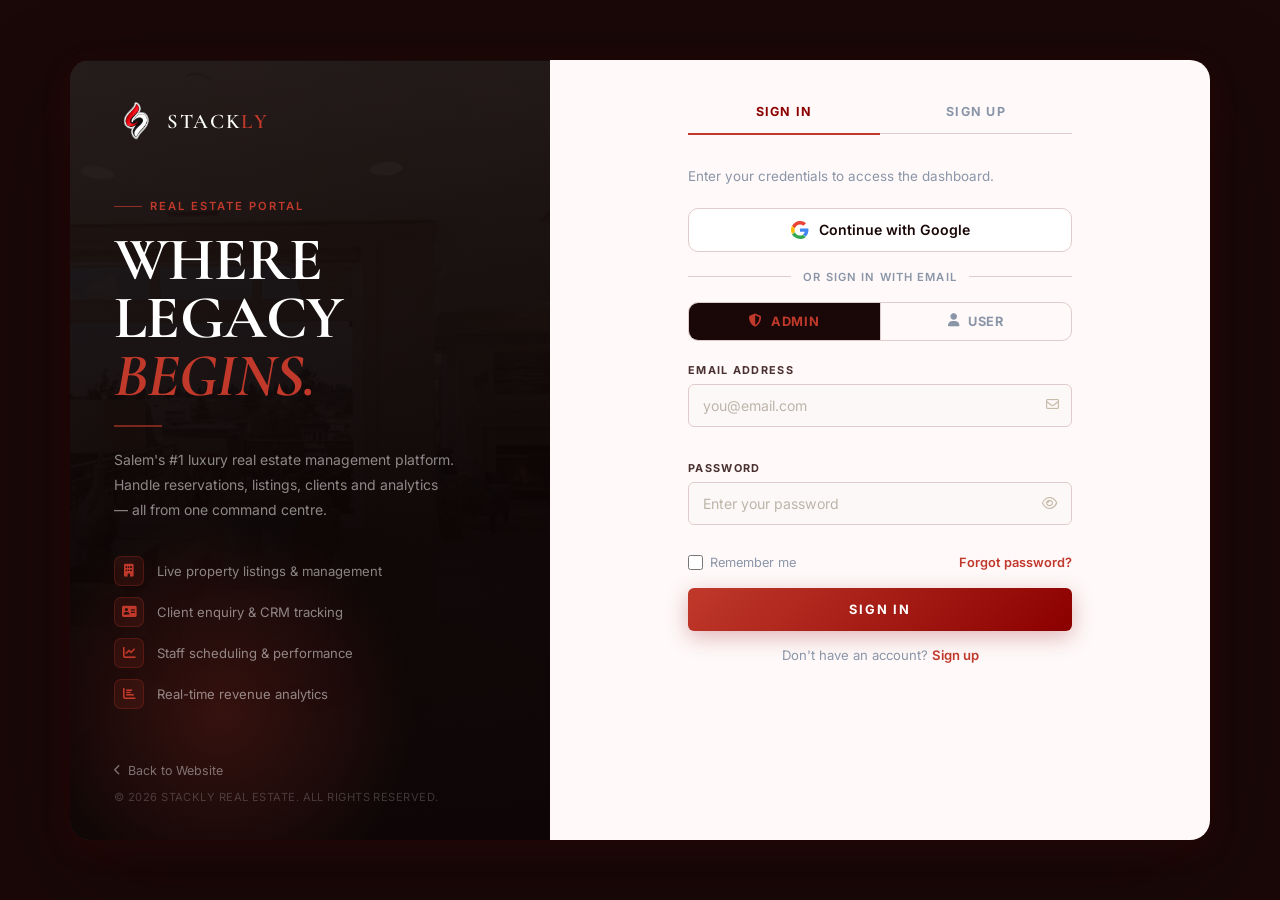
<file: login.html>
<!DOCTYPE html>
<html lang="en">
<head>
<meta charset="UTF-8">
<meta name="viewport" content="width=device-width,initial-scale=1.0">
<title>Sign In — Stackly PMS</title>
<link href="https://fonts.googleapis.com/css2?family=Cormorant+Garamond:ital,wght@0,400;0,600;0,700;1,400;1,600&family=Inter:wght@300;400;500;600;700&display=swap" rel="stylesheet">
<link rel="stylesheet" href="https://cdnjs.cloudflare.com/ajax/libs/font-awesome/6.5.0/css/all.min.css">
<style>
*{box-sizing:border-box;margin:0;padding:0;}

:root{
  --navy:#1a0a0a;
  --navy-dark:#0d0505;
  --navy-light:#2a0d0d;
  --gold:#c0392b;
  --gold-light:#e05545;
  --gold-dim:#8b0000;
  --cream:#f5f0f0;
  --cream-dark:#ede0e0;
  --cream-mid:#e8d5d5;
  --white:#ffffff;
  --text-dark:#1a0808;
  --text-mid:#4a3030;
  --text-muted:#8a96a8;
  --border:#e0cccc;
  --input-bg:#fdf8f8;
  --font-head:'Cormorant Garamond',serif;
  --font-body:'Inter',sans-serif;
  --r-sm:6px;
  --r-md:10px;
  --r-lg:16px;
}

html,body{height:100%;width:100%;overflow:hidden;}

body{
  font-family:var(--font-body);
  background:#1a0808;
  display:flex;
  align-items:center;
  justify-content:center;
  min-height:100vh;
}

/* ── OUTER SHELL ── */
.shell{
  display:grid;
  grid-template-columns:480px 1fr;
  width:min(1140px,96vw);
  height:min(780px,94vh);
  border-radius:20px;
  overflow:hidden;
  box-shadow:0 32px 100px rgba(13,5,5,0.35),0 8px 30px rgba(139,0,0,0.15);
}

/* ════════════════════════════
   LEFT — HERO
════════════════════════════ */
.hero{
  position:relative;
  background:var(--navy-dark);
  display:flex;
  flex-direction:column;
  justify-content:space-between;
  padding:40px 44px 36px;
  overflow:hidden;
}
.hero-img{
  position:absolute;inset:0;
  background:url('./assets/premium\ property.webp') center/cover no-repeat;
  opacity:0.28;
}
.hero-glow{position:absolute;bottom:-80px;left:-60px;width:420px;height:420px;border-radius:50%;background:radial-gradient(circle,rgba(192,57,43,0.22) 0%,transparent 65%);pointer-events:none;z-index:1;}
.hero-overlay{
  position:absolute;inset:0;
  background:linear-gradient(175deg,rgba(13,5,5,0.55) 0%,rgba(13,5,5,0.92) 60%,rgba(13,5,5,0.98) 100%);
}
.hero-top{position:relative;z-index:2;}
.logo{display:flex;align-items:center;gap:11px;text-decoration:none;}
.logo-mark{width:42px;height:42px;border-radius:10px;display:flex;align-items:center;justify-content:center;font-family:var(--font-head);font-size:1.4rem;font-weight:700;color:var(--navy-dark);flex-shrink:0;overflow:hidden;}
.logo-mark img{width:100%;height:100%;object-fit:cover;display:block;}
.logo-text{font-family:var(--font-head);font-size:1.3rem;font-weight:600;color:#fff;letter-spacing:0.08em;}
.logo-text em{color:var(--gold);font-style:normal;}
.hero-mid{position:relative;z-index:2;}
.hero-eyebrow{display:inline-flex;align-items:center;gap:8px;font-size:0.7rem;font-weight:600;letter-spacing:0.18em;color:var(--gold);text-transform:uppercase;margin-bottom:18px;}
.hero-eyebrow::before{content:'';display:block;width:28px;height:1.5px;background:var(--gold);opacity:0.7;}
.hero-tag{font-family:var(--font-head);font-size:clamp(2.6rem,5.5vw,3.8rem);font-weight:700;line-height:0.95;color:#fff;margin-bottom:6px;letter-spacing:-0.01em;}
.hero-tag em{color:var(--gold);font-style:italic;display:block;}
.hero-rule{width:48px;height:2px;background:var(--gold);opacity:0.6;margin:20px 0;}
.hero-desc{font-size:0.875rem;color:rgba(255,255,255,0.52);line-height:1.8;max-width:340px;margin-bottom:34px;}
.hero-feats{display:flex;flex-direction:column;gap:11px;}
.hero-feat{display:flex;align-items:center;gap:13px;}
.feat-dot{width:30px;height:30px;flex-shrink:0;background:rgba(192,57,43,0.12);border:1px solid rgba(192,57,43,0.25);border-radius:7px;display:flex;align-items:center;justify-content:center;color:var(--gold);font-size:0.8rem;}
.hero-feat span{font-size:0.82rem;color:rgba(255,255,255,0.5);}
.hero-foot{position:relative;z-index:2;}
.back-site{display:inline-flex;align-items:center;gap:7px;font-size:0.78rem;color:rgba(255,255,255,0.42);text-decoration:none;margin-bottom:12px;transition:color 0.22s;}
.back-site:hover{color:var(--gold);}
.back-site i{font-size:0.68rem;}
.hero-copy{font-size:0.7rem;color:rgba(255,255,255,0.2);letter-spacing:0.04em;}

/* ════════════════════════════
   RIGHT — FORM PANEL
════════════════════════════ */
.panel{
  background:#fff9f9;
  display:flex;
  flex-direction:column;
  overflow-y:auto;
  overflow-x:hidden;
  scrollbar-width:thin;
  scrollbar-color:var(--gold-dim) var(--cream);
}
.panel::-webkit-scrollbar{width:4px;}
.panel::-webkit-scrollbar-track{background:#1a0808;}
.panel::-webkit-scrollbar-thumb{background:var(--gold-dim);border-radius:3px;}

.panel-inner{
  width:100%;max-width:480px;
  margin:0 auto;
  padding:44px 48px 40px;
  flex:1;
  display:flex;
  flex-direction:column;
}

/* ── TABS ── */
.tabs{display:flex;border-bottom:1.5px solid var(--border);margin-bottom:32px;gap:0;}
.tab{flex:1;padding:0 0 14px;border:none;background:transparent;font-family:var(--font-body);font-size:0.78rem;font-weight:700;letter-spacing:0.1em;text-transform:uppercase;color:var(--text-muted);cursor:pointer;position:relative;transition:color 0.25s;}
.tab::after{content:'';position:absolute;bottom:-1.5px;left:0;right:0;height:2px;background:var(--gold);transform:scaleX(0);transition:transform 0.28s cubic-bezier(.4,0,.2,1);}
.tab.active{color:var(--gold-dim);}
.tab.active::after{transform:scaleX(1);}

/* ── FORM PANELS ── */
.fpanel{display:none;}
.fpanel.active{display:flex;flex-direction:column;flex:1;}

.form-h{font-family:var(--font-head);font-size:clamp(1.8rem,3vw,2.4rem);font-weight:700;color:#1a0808;margin-bottom:5px;line-height:1.1;}
.form-h em{color:var(--gold);font-style:italic;}
.form-sub{font-size:0.84rem;color:var(--text-muted);margin-bottom:24px;line-height:1.6;}

/* ── GOOGLE BTN ── */
.google-btn{width:100%;padding:12px;background:#ffffff;border:1.5px solid var(--border);border-radius:var(--r-md);display:flex;align-items:center;justify-content:center;gap:10px;font-family:var(--font-body);font-size:0.88rem;font-weight:600;color:var(--text-dark);cursor:pointer;transition:border-color 0.22s,background 0.22s,box-shadow 0.22s;text-decoration:none;}
.google-btn:hover{border-color:var(--gold);background:var(--cream-dark);box-shadow:0 4px 14px rgba(192,57,43,0.12);}

.divider{display:flex;align-items:center;gap:12px;margin:18px 0;font-size:0.7rem;font-weight:600;letter-spacing:0.1em;text-transform:uppercase;color:var(--text-muted);}
.divider::before,.divider::after{content:'';flex:1;height:1px;background:var(--border);}

/* ── ROLE TOGGLE ── */
.role-toggle{display:grid;grid-template-columns:1fr 1fr;gap:0;border:1.5px solid var(--border);border-radius:var(--r-md);overflow:hidden;margin-bottom:22px;}
.role-btn{padding:11px 8px;border:none;background:transparent;font-family:var(--font-body);font-size:0.8rem;font-weight:700;letter-spacing:0.07em;text-transform:uppercase;color:var(--text-muted);cursor:pointer;display:flex;align-items:center;justify-content:center;gap:8px;transition:background 0.22s,color 0.22s;position:relative;}
.role-btn + .role-btn{border-left:1.5px solid var(--border);}
.role-btn.active{background:#1a0808;color:var(--gold);}
.role-btn i{font-size:0.82rem;}

/* ── FORM FIELDS ── */
.fg{margin-bottom:16px;}
.fl{display:block;font-size:0.68rem;font-weight:700;letter-spacing:0.12em;text-transform:uppercase;color:var(--text-mid);margin-bottom:7px;}
.fi{width:100%;padding:12px 14px;background:var(--input-bg);border:1.5px solid var(--border);border-radius:var(--r-sm);font-family:var(--font-body);font-size:0.88rem;color:var(--text-dark);transition:border-color 0.22s,box-shadow 0.22s,background 0.22s;outline:none;}
.fi::placeholder{color:#bbb5a8;}
.fi:focus{border-color:var(--gold);background:#fff;box-shadow:0 0 0 3px rgba(192,57,43,0.12);}
.fi.valid{border-color:#5cb85c;}
.fi.invalid{border-color:#e74c3c;}
.fi-wrap{position:relative;}
.fi-wrap .fi{padding-right:42px;}
.fi-icon{position:absolute;right:13px;top:50%;transform:translateY(-50%);color:#c5bba8;font-size:0.82rem;pointer-events:none;}
.fi-btn{position:absolute;right:12px;top:50%;transform:translateY(-50%);background:none;border:none;color:#c5bba8;cursor:pointer;font-size:0.85rem;transition:color 0.22s;padding:3px;}
.fi-btn:hover{color:var(--gold);}
.ferr{display:block;font-size:0.71rem;color:#e74c3c;margin-top:4px;min-height:14px;}
.two-col{display:grid;grid-template-columns:1fr 1fr;gap:14px;}

/* password strength */
.pwd-bars{display:flex;gap:3px;margin-top:6px;}
.pwd-bar{flex:1;height:2.5px;border-radius:2px;background:var(--cream-mid);transition:background 0.28s;}
.pwd-bar.s-weak{background:#e74c3c;}
.pwd-bar.s-fair{background:#f39c12;}
.pwd-bar.s-good{background:#27ae60;}
.pwd-slabel{font-size:0.68rem;color:var(--text-muted);margin-top:4px;}

.row-split{display:flex;align-items:center;justify-content:space-between;margin:-4px 0 18px;}
.chk-label{display:flex;align-items:center;gap:7px;font-size:0.8rem;color:var(--text-muted);cursor:pointer;}
.chk-label input[type=checkbox]{width:15px;height:15px;accent-color:var(--gold);cursor:pointer;border-radius:3px;}
.link-gold{font-size:0.8rem;font-weight:600;color:var(--gold);text-decoration:none;transition:color 0.22s;}
.link-gold:hover{color:var(--gold-dim);}

.terms-row{display:flex;align-items:flex-start;gap:8px;margin:-4px 0 18px;font-size:0.8rem;color:var(--text-muted);}
.terms-row input[type=checkbox]{width:15px;height:15px;margin-top:1px;accent-color:var(--gold);cursor:pointer;flex-shrink:0;}
.terms-row a{color:var(--gold);text-decoration:none;font-weight:600;}
.terms-row a:hover{color:var(--gold-dim);}

/* submit */
.sub-btn{width:100%;padding:14px;background:linear-gradient(135deg,var(--gold),var(--gold-dim));border:none;border-radius:var(--r-sm);font-family:var(--font-body);font-size:0.8rem;font-weight:700;letter-spacing:0.14em;text-transform:uppercase;color:#fff;cursor:pointer;transition:background 0.22s,box-shadow 0.22s,transform 0.18s;box-shadow:0 6px 22px rgba(139,0,0,0.28);}
.sub-btn:hover{background:var(--gold-dim);transform:translateY(-1px);box-shadow:0 10px 28px rgba(139,0,0,0.35);}
.sub-btn:active{transform:none;}

.switch-note{text-align:center;font-size:0.82rem;color:var(--text-muted);margin-top:16px;}
.switch-note a{color:var(--gold);font-weight:600;text-decoration:none;}
.switch-note a:hover{color:var(--gold-dim);}

/* ── MOBILE BACK LINK ── */
.mobile-back{
  display:none;
  align-items:center;
  justify-content:center;
  gap:7px;
  font-size:0.82rem;
  font-weight:600;
  color:var(--gold);
  text-decoration:none;
  margin-top:28px;
  padding-top:20px;
  border-top:1px solid var(--border);
  width:100%;
}
.mobile-back:hover{color:var(--gold-dim);}

/* ── TOAST ── */
.toast{position:fixed;bottom:26px;right:26px;z-index:9999;background:#1a0808;border-left:3px solid var(--gold);border-radius:var(--r-md);padding:14px 18px;display:flex;align-items:center;gap:11px;font-size:0.84rem;color:#fff;box-shadow:0 16px 50px rgba(13,5,5,0.4);opacity:0;transform:translateY(10px);transition:opacity 0.28s,transform 0.28s;max-width:300px;}
.toast.show{opacity:1;transform:translateY(0);}
.toast i{color:var(--gold);}

/* ── RESPONSIVE ── */
@media(max-width:960px){
  .shell{
    grid-template-columns:1fr;
    height:auto;
    min-height:100vh;
    border-radius:0;
    width:100%;
    max-width:100%;
  }
  .hero{display:none;}
  .panel{width:100%;overflow-y:visible;}
  .panel-inner{
    padding:40px 32px 36px;
    max-width:520px;
    margin:0 auto;
  }
  html,body{
    overflow:auto;
    height:auto;
    min-height:100vh;
    align-items:flex-start;
  }
  body{background:#fff9f9;}
  .mobile-back{display:flex;}
}

@media(max-width:600px){
  .panel-inner{padding:32px 20px 32px;}
  .two-col{grid-template-columns:1fr;}
}

@media(max-width:480px){
  .panel-inner{padding:24px 16px 28px;}
  .two-col{grid-template-columns:1fr;}
}
</style>
</head>
<body>

<div class="shell">

  <!-- ══ LEFT HERO ══ -->
  <div class="hero">
    <div class="hero-img"></div>
    <div class="hero-overlay"></div>
    <div class="hero-glow"></div>

    <div class="hero-top">
      <a href="index.html" class="logo">
        <div class="logo-mark"><img src="./assets/stackly logo.webp" alt=""></div>
        <div class="logo-text">STACK<em>LY</em></div>
      </a>
    </div>

    <div class="hero-mid">
      <div class="hero-eyebrow">Real Estate Portal</div>
      <div class="hero-tag">WHERE<br>LEGACY<br><em>BEGINS.</em></div>
      <div class="hero-rule"></div>
      <p class="hero-desc">Salem's #1 luxury real estate management platform. Handle reservations, listings, clients and analytics — all from one command centre.</p>
      <div class="hero-feats">
        <div class="hero-feat"><div class="feat-dot"><i class="fa-solid fa-building"></i></div><span>Live property listings & management</span></div>
        <div class="hero-feat"><div class="feat-dot"><i class="fa-solid fa-address-card"></i></div><span>Client enquiry & CRM tracking</span></div>
        <div class="hero-feat"><div class="feat-dot"><i class="fa-solid fa-chart-line"></i></div><span>Staff scheduling & performance</span></div>
        <div class="hero-feat"><div class="feat-dot"><i class="fa-solid fa-chart-bar"></i></div><span>Real-time revenue analytics</span></div>
      </div>
    </div>

    <div class="hero-foot">
      <a href="index.html" class="back-site"><i class="fa-solid fa-chevron-left"></i> Back to Website</a>
      <div class="hero-copy">© 2026 STACKLY REAL ESTATE. ALL RIGHTS RESERVED.</div>
    </div>
  </div>

  <!-- ══ RIGHT PANEL ══ -->
  <div class="panel">
    <div class="panel-inner">

      <div class="tabs">
        <button class="tab active" onclick="switchTab('signin')">Sign In</button>
        <button class="tab" onclick="switchTab('signup')">Sign Up</button>
      </div>

      <!-- ═ SIGN IN ═ -->
      <div class="fpanel active" id="fp-signin">
        <p class="form-sub" style="margin-bottom:20px;">Enter your credentials to access the dashboard.</p>

        <a href="./404page.html" class="google-btn" onclick="pmsNav(event)">
          <svg width="18" height="18" viewBox="0 0 48 48"><path fill="#EA4335" d="M24 9.5c3.5 0 6.6 1.2 9.1 3.2l6.8-6.8C35.8 2.3 30.3 0 24 0 14.7 0 6.8 5.4 2.7 13.3l7.9 6.1C12.5 13.1 17.8 9.5 24 9.5z"/><path fill="#4285F4" d="M46.5 24.5c0-1.6-.1-3.1-.4-4.5H24v8.5h12.7c-.6 3-2.3 5.5-4.8 7.2l7.5 5.8C43.7 37.3 46.5 31.4 46.5 24.5z"/><path fill="#FBBC05" d="M10.6 28.6A14.6 14.6 0 0 1 9.5 24c0-1.6.3-3.2.8-4.6l-7.9-6.1A24 24 0 0 0 0 24c0 3.9.9 7.5 2.5 10.8l8.1-6.2z"/><path fill="#34A853" d="M24 48c6.3 0 11.6-2.1 15.5-5.6l-7.5-5.8c-2.1 1.4-4.8 2.3-8 2.3-6.2 0-11.5-3.6-13.4-8.9l-8.1 6.2C6.7 42.6 14.7 48 24 48z"/></svg>
          Continue with Google
        </a>

        <div class="divider">or sign in with email</div>

        <div class="role-toggle">
          <button class="role-btn active" id="rb-admin" onclick="setRole('admin')">
            <i class="fa-solid fa-shield-halved"></i> Admin
          </button>
          <button class="role-btn" id="rb-user" onclick="setRole('user')">
            <i class="fa-solid fa-user"></i> User
          </button>
        </div>

        <form id="signinForm" novalidate>
          <div class="fg">
            <label class="fl">Email Address</label>
            <div class="fi-wrap">
              <input type="email" id="si-email" class="fi" placeholder="you@email.com" onblur="fv(this,'email')">
              <i class="fa-regular fa-envelope fi-icon"></i>
            </div>
            <span class="ferr" id="e-si-email"></span>
          </div>

          <div class="fg">
            <label class="fl">Password</label>
            <div class="fi-wrap">
              <input type="password" id="si-pwd" class="fi" placeholder="Enter your password" onblur="fv(this,'pwd')">
              <button type="button" class="fi-btn" onclick="togglePwd('si-pwd',this)"><i class="fa-regular fa-eye"></i></button>
            </div>
            <span class="ferr" id="e-si-pwd"></span>
          </div>

          <div class="row-split">
            <label class="chk-label"><input type="checkbox" id="rememberMe"> Remember me</label>
            <a href="./404page.html" class="link-gold" onclick="pmsNav(event)" >Forgot password?</a>
          </div>

          <button type="submit" class="sub-btn">Sign In</button>
        </form>

        <div class="switch-note">Don't have an account? <a href="#" onclick="switchTab('signup');return false;">Sign up</a></div>
      </div>

      <!-- ═ SIGN UP ═ -->
      <div class="fpanel" id="fp-signup">
        <p class="form-sub" style="margin-bottom:20px;">Create your Stackly account and start managing.</p>

        <a href="./404page.html" class="google-btn" onclick="pmsNav(event)">
          <svg width="18" height="18" viewBox="0 0 48 48"><path fill="#EA4335" d="M24 9.5c3.5 0 6.6 1.2 9.1 3.2l6.8-6.8C35.8 2.3 30.3 0 24 0 14.7 0 6.8 5.4 2.7 13.3l7.9 6.1C12.5 13.1 17.8 9.5 24 9.5z"/><path fill="#4285F4" d="M46.5 24.5c0-1.6-.1-3.1-.4-4.5H24v8.5h12.7c-.6 3-2.3 5.5-4.8 7.2l7.5 5.8C43.7 37.3 46.5 31.4 46.5 24.5z"/><path fill="#FBBC05" d="M10.6 28.6A14.6 14.6 0 0 1 9.5 24c0-1.6.3-3.2.8-4.6l-7.9-6.1A24 24 0 0 0 0 24c0 3.9.9 7.5 2.5 10.8l8.1-6.2z"/><path fill="#34A853" d="M24 48c6.3 0 11.6-2.1 15.5-5.6l-7.5-5.8c-2.1 1.4-4.8 2.3-8 2.3-6.2 0-11.5-3.6-13.4-8.9l-8.1 6.2C6.7 42.6 14.7 48 24 48z"/></svg>
          Continue with Google
        </a>

        <div class="divider">or sign up with email</div>

        <form id="signupForm" novalidate>
          <div class="two-col">
            <div class="fg">
              <label class="fl">First Name</label>
              <input type="text" id="su-first" class="fi" placeholder="First name"
                oninput="this.value=this.value.replace(/[^a-zA-Z\s]/g,'')" onblur="fv(this,'name')">
              <span class="ferr" id="e-su-first"></span>
            </div>
            <div class="fg">
              <label class="fl">Last Name</label>
              <input type="text" id="su-last" class="fi" placeholder="Last name"
                oninput="this.value=this.value.replace(/[^a-zA-Z\s]/g,'')" onblur="fv(this,'name')">
              <span class="ferr" id="e-su-last"></span>
            </div>
          </div>

          <div class="fg">
            <label class="fl">Email Address</label>
            <div class="fi-wrap">
              <input type="email" id="su-email" class="fi" placeholder="your@email.com" onblur="fv(this,'email')">
              <i class="fa-regular fa-envelope fi-icon"></i>
            </div>
            <span class="ferr" id="e-su-email"></span>
          </div>

          <div class="fg">
            <label class="fl">Phone Number</label>
            <div class="fi-wrap">
              <input type="tel" id="su-phone" class="fi" placeholder="+91 98400 00000" maxlength="13"
                oninput="this.value=this.value.replace(/[^0-9+\s]/g,'')" onblur="fv(this,'phone')">
              <i class="fa-solid fa-phone fi-icon"></i>
            </div>
            <span class="ferr" id="e-su-phone"></span>
          </div>

          <div class="fg">
            <label class="fl">Password</label>
            <div class="fi-wrap">
              <input type="password" id="su-pwd" class="fi" placeholder="Create a strong password"
                oninput="pwdStrength(this.value)" onblur="fv(this,'pwd')">
              <button type="button" class="fi-btn" onclick="togglePwd('su-pwd',this)"><i class="fa-regular fa-eye"></i></button>
            </div>
            <div class="pwd-bars">
              <div class="pwd-bar" id="pb1"></div>
              <div class="pwd-bar" id="pb2"></div>
              <div class="pwd-bar" id="pb3"></div>
              <div class="pwd-bar" id="pb4"></div>
            </div>
            <div class="pwd-slabel" id="pslabel"></div>
            <span class="ferr" id="e-su-pwd"></span>
          </div>

          <div class="fg">
            <label class="fl">Confirm Password</label>
            <div class="fi-wrap">
              <input type="password" id="su-cpwd" class="fi" placeholder="Re-enter your password" onblur="fv(this,'cpwd')">
              <i class="fa-solid fa-lock fi-icon"></i>
            </div>
            <span class="ferr" id="e-su-cpwd"></span>
          </div>

          <div class="terms-row">
            <input type="checkbox" id="termsChk">
            <label for="termsChk">I agree to the
              <a href="./404page.html" onclick="pmsNav(event)">Terms of Service</a> and
              <a href="./404page.html" onclick="pmsNav(event)">Privacy Policy</a>
            </label>
          </div>

          <button type="submit" class="sub-btn">Create Account</button>
        </form>

        <div class="switch-note">Already have an account? <a href="#" onclick="switchTab('signin');return false;">Sign in</a></div>
      </div>

      <!-- BACK TO WEBSITE — bottom, mobile/tablet only -->
      <a href="index.html" class="mobile-back">
        <i class="fa-solid fa-chevron-left" style="font-size:0.68rem;"></i> Back to Website
      </a>

    </div><!-- /panel-inner -->
  </div><!-- /panel -->

</div><!-- /shell -->

<div class="toast" id="toast"><i class="fa-solid fa-circle-check"></i><span id="toastMsg"></span></div>

<script>
'use strict';
var currentRole = 'admin';

/* ── pmsNav: saves current page, goes to 404, on back returns to index.html ── */
function pmsNav(e){
  if(e&&e.preventDefault)e.preventDefault();
  sessionStorage.setItem('pms_ref','login.html');
  sessionStorage.setItem('pms_back','index.html');
  window.location.href='404page.html';
}

/* ── helpers ── */
function nameFromEmail(e){
  var l=(e.split('@')[0]||'User').replace(/[._\-+]+/g,' ').trim();
  return l.split(' ').filter(Boolean).map(function(w){return w[0].toUpperCase()+w.slice(1).toLowerCase();}).join(' ')||'User';
}
function initials(n){return n.split(' ').map(function(x){return x[0];}).join('').toUpperCase().slice(0,2);}
function store(name,email,role){
  try{
    localStorage.setItem('sl_user',name);
    localStorage.setItem('sl_email',email);
    localStorage.setItem('sl_role',role);
    localStorage.setItem('sl_initials',initials(name));
  }catch(err){}
}
function toast(msg){
  var t=document.getElementById('toast');
  document.getElementById('toastMsg').textContent=msg;
  t.classList.add('show');
  setTimeout(function(){t.classList.remove('show');},3000);
}

/* ── tab switch ── */
function switchTab(t){
  document.querySelectorAll('.tab').forEach(function(b,i){
    b.classList.toggle('active',i===(t==='signin'?0:1));
  });
  document.getElementById('fp-signin').classList.toggle('active',t==='signin');
  document.getElementById('fp-signup').classList.toggle('active',t==='signup');
}

/* ── role toggle ── */
function setRole(r){
  currentRole=r;
  document.getElementById('rb-admin').classList.toggle('active',r==='admin');
  document.getElementById('rb-user').classList.toggle('active',r==='user');
}

/* ── password eye ── */
function togglePwd(id,btn){
  var i=document.getElementById(id),s=i.type==='password';
  i.type=s?'text':'password';
  btn.innerHTML=s?'<i class="fa-regular fa-eye-slash"></i>':'<i class="fa-regular fa-eye"></i>';
}

/* ── strength ── */
function pwdStrength(v){
  var s=0;
  if(v.length>=8)s++;
  if(/[A-Z]/.test(v))s++;
  if(/[0-9]/.test(v))s++;
  if(/[^A-Za-z0-9]/.test(v))s++;
  var cls=['','s-weak','s-fair','s-good','s-good'];
  var lbl=['','Weak','Fair','Strong','Very Strong'];
  ['pb1','pb2','pb3','pb4'].forEach(function(id,i){
    var el=document.getElementById(id);
    el.className='pwd-bar';
    if(i<s)el.classList.add(cls[s]);
  });
  document.getElementById('pslabel').textContent=v.length?lbl[s]:'';
}

/* ── validation ── */
function fv(el,type){
  var v=el.value.trim(),msg='';
  var err=document.getElementById('e-'+el.id);
  if(type==='name'){if(!v)msg='Required.';else if(v.length<2)msg='At least 2 characters.';}
  else if(type==='email'){if(!v)msg='Email required.';else if(!/^[^\s@]+@[^\s@]+\.[^\s@]+$/.test(v))msg='Invalid email address.';}
  else if(type==='phone'){if(!v)msg='Phone required.';else if(!/^[+]?[0-9\s]{10,13}$/.test(v))msg='Enter a valid number.';}
  else if(type==='pwd'){if(!v)msg='Password required.';else if(v.length<8)msg='Minimum 8 characters.';}
  else if(type==='cpwd'){var p=document.getElementById('su-pwd').value;if(!v)msg='Please confirm.';else if(v!==p)msg='Passwords do not match.';}
  if(err)err.textContent=msg;
  el.classList.toggle('invalid',!!msg);
  el.classList.toggle('valid',!msg&&!!v);
  return !msg;
}

/* ── sign in ── */
document.getElementById('signinForm').addEventListener('submit',function(e){
  e.preventDefault();
  var emailEl=document.getElementById('si-email');
  var ok=[fv(emailEl,'email'),fv(document.getElementById('si-pwd'),'pwd')].every(Boolean);
  if(ok){
    var email=emailEl.value.trim(),name=nameFromEmail(email);
    store(name,email,currentRole);
    var dest=currentRole==='admin'?'dashboard_admin.html':'dashboard_user.html';
    toast('Welcome back, '+name.split(' ')[0]+'!');
    setTimeout(function(){window.location.href=dest;},950);
  }
});

/* ── sign up ── */
document.getElementById('signupForm').addEventListener('submit',function(e){
  e.preventDefault();
  if(!document.getElementById('termsChk').checked){
    toast('Please agree to the Terms of Service.');return;
  }
  var fields=[
    {id:'su-first',t:'name'},{id:'su-last',t:'name'},
    {id:'su-email',t:'email'},{id:'su-phone',t:'phone'},
    {id:'su-pwd',t:'pwd'},{id:'su-cpwd',t:'cpwd'}
  ];
  var ok=fields.map(function(f){return fv(document.getElementById(f.id),f.t);}).every(Boolean);
  if(ok){
    var first=document.getElementById('su-first').value.trim();
    var last=document.getElementById('su-last').value.trim();
    var name=(first+' '+last).trim();
    var email=document.getElementById('su-email').value.trim();
    store(name,email,'user');
    toast('Account created! Welcome, '+first+'.');
    setTimeout(function(){window.location.href='dashboard_user.html';},1000);
  }
});
</script>
</body>
</html>
</file>
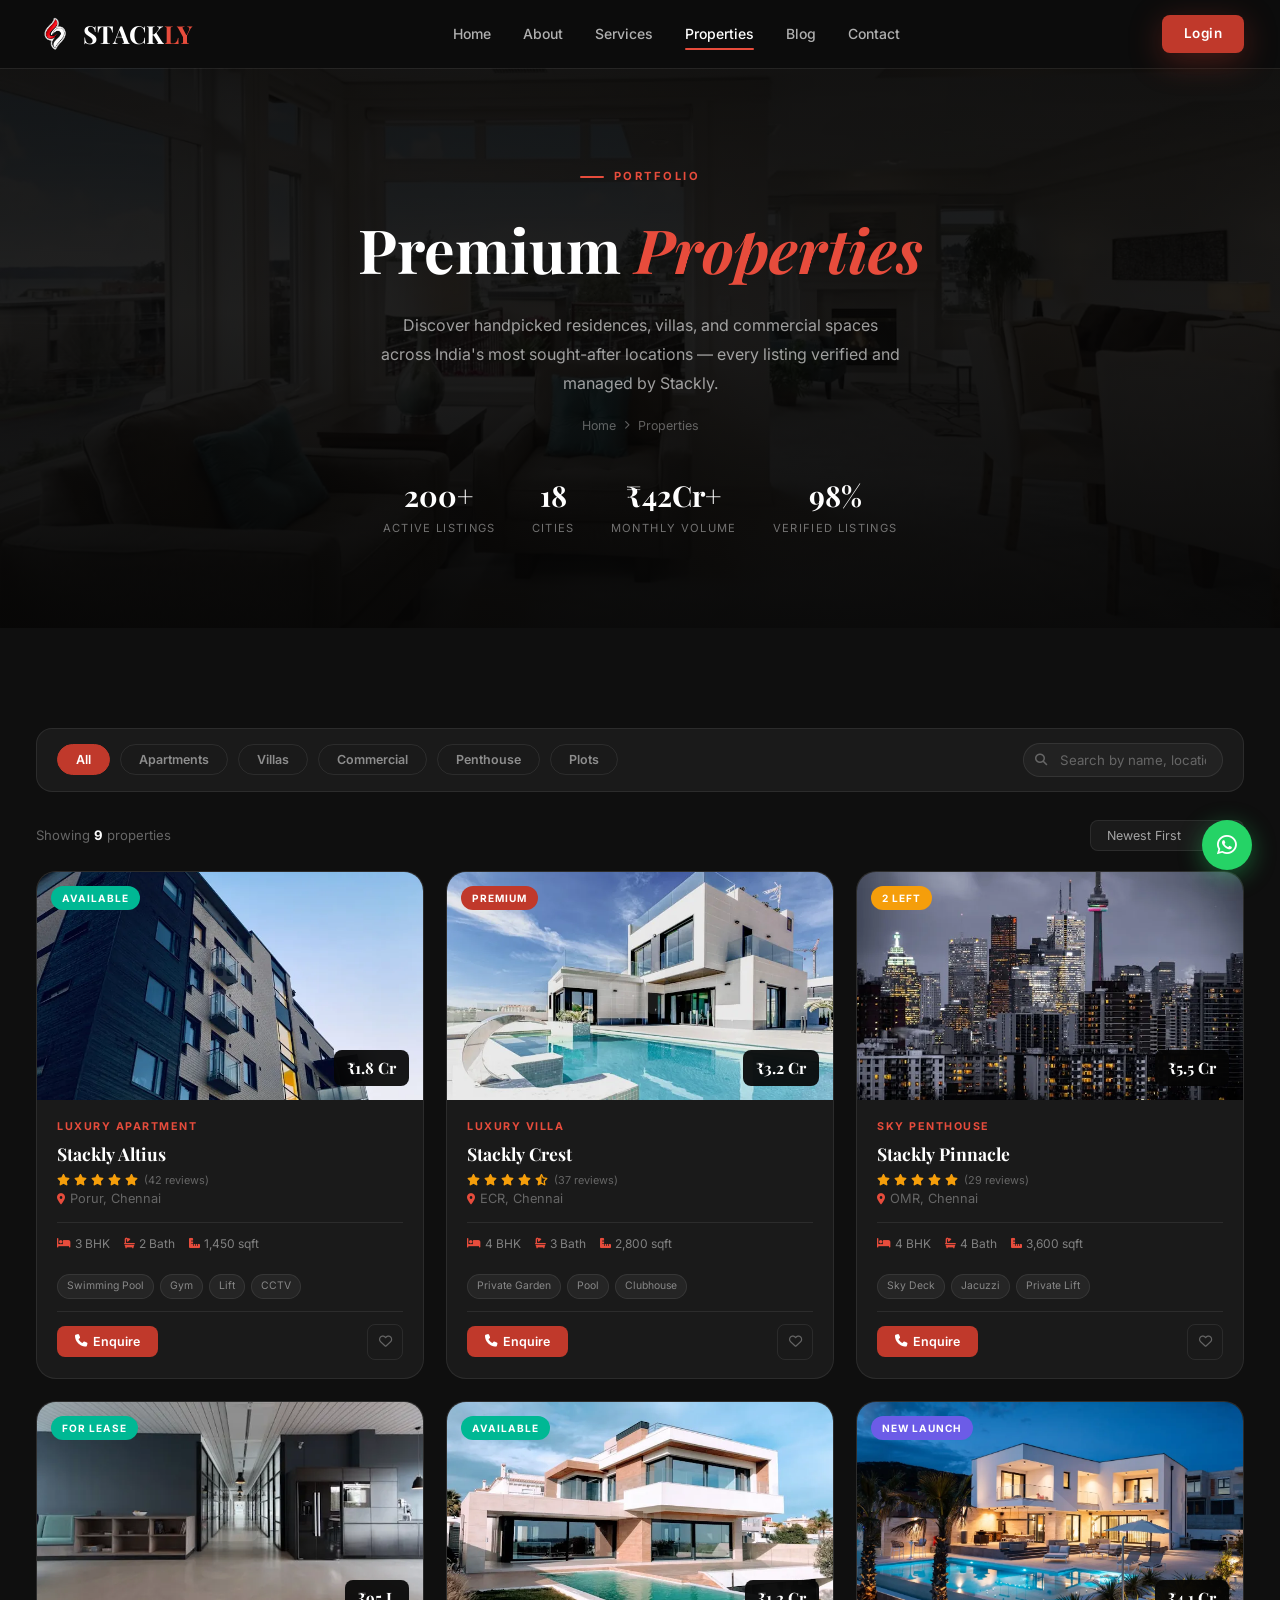
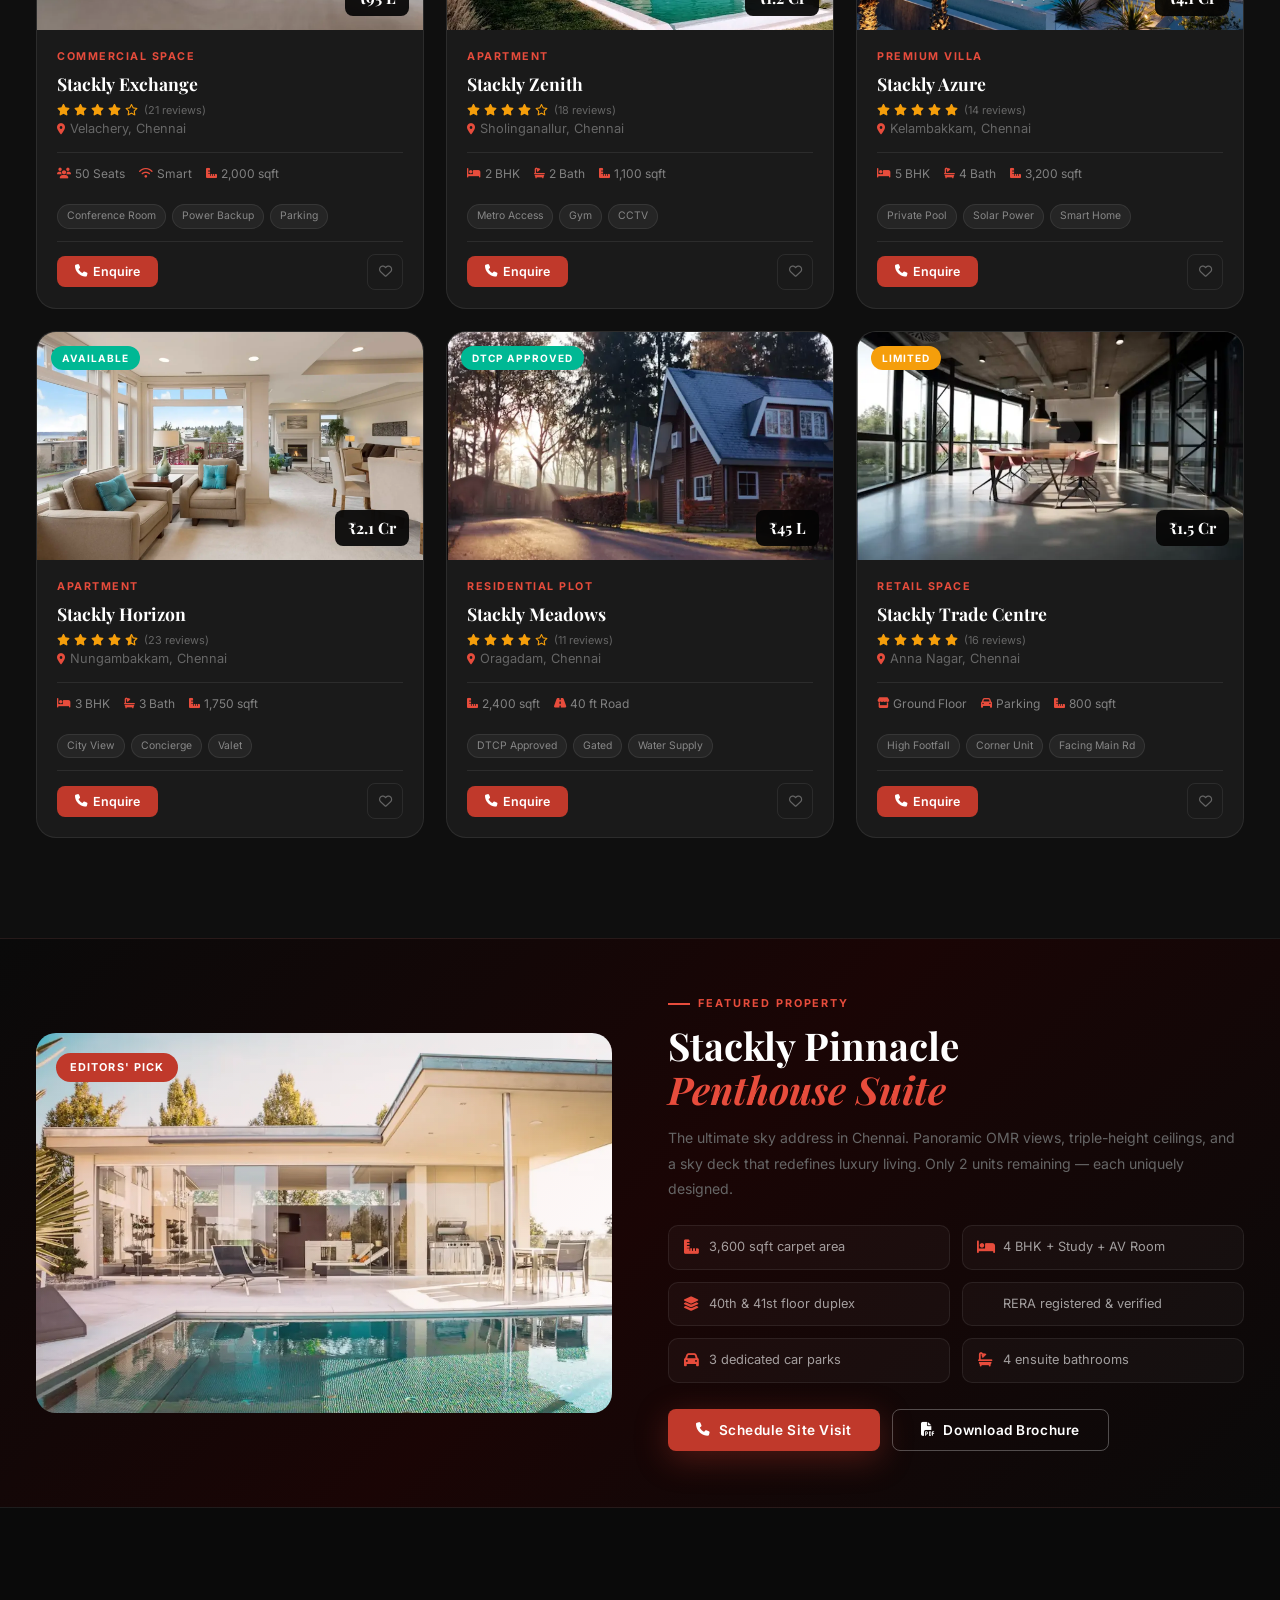
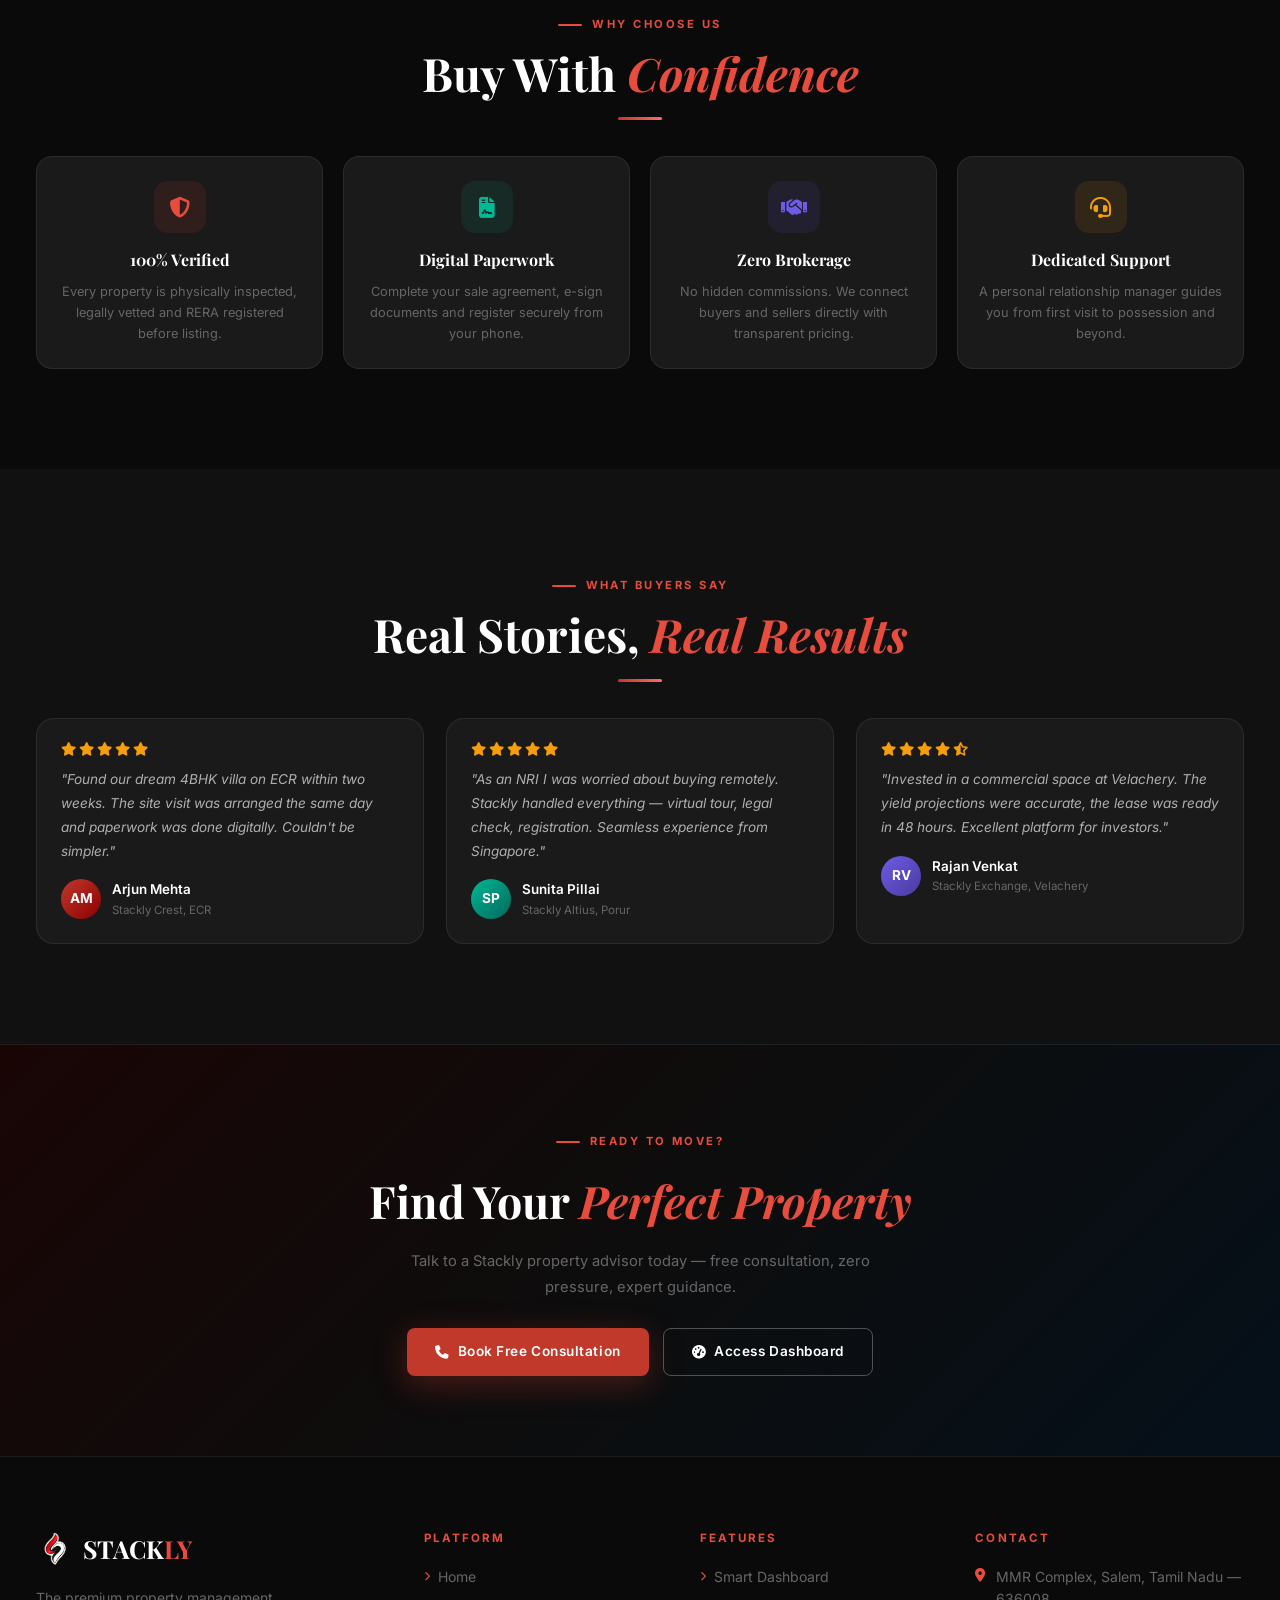
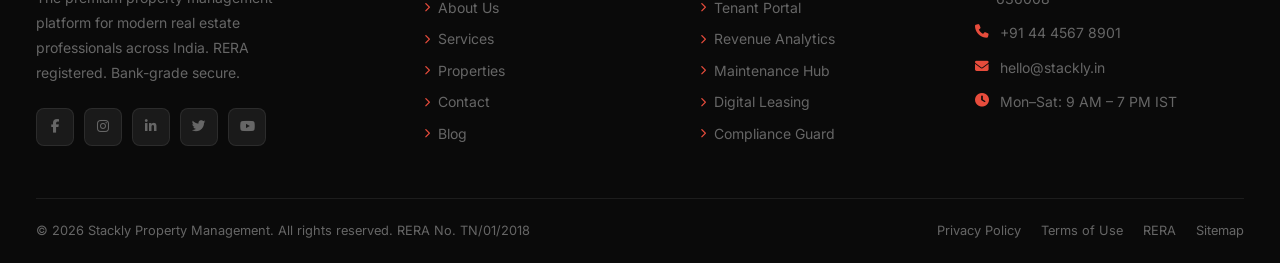
<file: properties.html>
<!DOCTYPE html>
<html lang="en">
<head>
<meta charset="UTF-8"><meta name="viewport" content="width=device-width,initial-scale=1.0">
<title>Properties — Stackly PMS</title>
<link href="https://fonts.googleapis.com/css2?family=Playfair+Display:ital,wght@0,400;0,700;1,400&family=Inter:wght@300;400;500;600;700&display=swap" rel="stylesheet">
<link rel="stylesheet" href="https://cdnjs.cloudflare.com/ajax/libs/font-awesome/6.5.0/css/all.min.css">
<link rel="stylesheet" href="shared.css">
<style>
/* HERO */
.pg-hero{background:#050505;padding:160px 0 90px;text-align:center;position:relative;overflow:hidden;}
.pg-hero-img{position:absolute;inset:0;z-index:0;}
.pg-hero-img img{width:100%;height:100%;object-fit:cover;opacity:.25;filter:saturate(0.7);}
.pg-hero-overlay{position:absolute;inset:0;z-index:1;background:linear-gradient(180deg,rgba(5,5,5,.72) 0%,rgba(5,5,5,.55) 50%,rgba(5,5,5,.88) 100%);}
.pg-hero-inner{position:relative;z-index:2;}
.pg-hero h1{font-family:var(--font-head);font-size:clamp(2.4rem,5vw,3.8rem);color:#fff;margin-bottom:14px;}
.pg-hero h1 em{color:var(--clr-accent2);font-style:italic;}
.pg-hero p{color:rgba(255,255,255,.6);font-size:1rem;max-width:520px;margin:0 auto;line-height:1.8;}
.breadcrumb{display:flex;align-items:center;gap:8px;justify-content:center;margin-top:18px;font-size:.78rem;color:rgba(255,255,255,.35);}
.breadcrumb a{color:rgba(255,255,255,.35);transition:color .28s;}.breadcrumb a:hover{color:var(--clr-accent2);}
.hero-stats{display:flex;justify-content:center;gap:36px;flex-wrap:wrap;margin-top:36px;}
.hs-item{text-align:center;}
.hs-val{font-family:var(--font-head);font-size:1.8rem;font-weight:700;color:#fff;}
.hs-lbl{font-size:.7rem;color:rgba(255,255,255,.42);text-transform:uppercase;letter-spacing:.12em;margin-top:2px;}

/* FILTER BAR */
.filter-bar{display:flex;align-items:center;gap:10px;flex-wrap:wrap;margin-bottom:28px;padding:14px 20px;background:var(--clr-card);border-radius:16px;border:1px solid var(--clr-border);}
.fb{padding:7px 18px;border-radius:50px;border:1.5px solid var(--clr-border);background:transparent;font-size:.78rem;font-weight:600;color:rgba(255,255,255,.5);cursor:pointer;transition:all .28s;}
.fb:hover,.fb.active{background:var(--clr-accent);border-color:var(--clr-accent);color:#fff;}
.srch-wrap{margin-left:auto;position:relative;}
.srch-inp{padding:8px 16px 8px 36px;border:1.5px solid var(--clr-border);border-radius:50px;background:rgba(255,255,255,.04);color:#fff;font-size:.83rem;font-family:var(--font-body);outline:none;transition:all .28s;width:200px;}
.srch-inp::placeholder{color:var(--clr-muted);}
.srch-inp:focus{border-color:var(--clr-accent2);background:rgba(192,57,43,.05);width:240px;}
.srch-i{position:absolute;left:12px;top:50%;transform:translateY(-50%);color:var(--clr-muted);font-size:.76rem;pointer-events:none;}

/* SORT BAR */
.results-bar{display:flex;align-items:center;justify-content:space-between;margin-bottom:20px;flex-wrap:wrap;gap:10px;}
.results-bar span{font-size:.82rem;color:var(--clr-muted);}
.results-bar strong{color:#fff;}
.sort-sel{padding:6px 12px;background:var(--clr-card);border:1px solid var(--clr-border);border-radius:8px;color:rgba(255,255,255,.6);font-size:.78rem;font-family:var(--font-body);outline:none;cursor:pointer;}

/* PROPERTY GRID */
.prop-grid{display:grid;grid-template-columns:repeat(3,1fr);gap:22px;}
.prop-card{background:var(--clr-card);border-radius:20px;overflow:hidden;border:1px solid var(--clr-border);transition:transform .32s,box-shadow .32s,border-color .32s;}
.prop-card:hover{transform:translateY(-8px);box-shadow:0 24px 60px rgba(0,0,0,.55);border-color:rgba(192,57,43,.25);}
.prop-img{height:228px;position:relative;overflow:hidden;background:#141414;}
.prop-img img{width:100%;height:100%;object-fit:cover;transition:transform .55s;display:block;}
.prop-card:hover .prop-img img{transform:scale(1.07);}
.prop-img-fallback{position:absolute;inset:0;display:flex;align-items:center;justify-content:center;font-size:3.5rem;color:rgba(255,255,255,.1);}
.prop-badge{position:absolute;top:14px;left:14px;font-size:.63rem;font-weight:700;letter-spacing:.1em;text-transform:uppercase;padding:4px 11px;border-radius:50px;}
.pb-av{background:var(--clr-teal);color:#fff;}
.pb-hot{background:var(--clr-accent);color:#fff;}
.pb-ltd{background:#f59e0b;color:#fff;}
.pb-new{background:#6c5ce7;color:#fff;}
.prop-price{position:absolute;bottom:14px;right:14px;background:rgba(5,5,5,.92);color:#fff;font-family:var(--font-head);font-size:.98rem;font-weight:700;padding:5px 13px;border-radius:8px;backdrop-filter:blur(12px);}
.prop-body{padding:18px 20px;}
.prop-type{font-size:.67rem;font-weight:700;letter-spacing:.14em;text-transform:uppercase;color:var(--clr-accent2);margin-bottom:5px;}
.prop-name{font-family:var(--font-head);font-size:1.1rem;font-weight:700;color:#fff;margin-bottom:4px;}
.prop-loc{font-size:.8rem;color:var(--clr-muted);display:flex;align-items:center;gap:5px;margin-bottom:12px;}
.prop-loc i{color:var(--clr-accent2);font-size:.67rem;}
.prop-specs{display:flex;gap:14px;padding:11px 0;border-top:1px solid var(--clr-border);}
.ps{display:flex;align-items:center;gap:4px;font-size:.75rem;color:rgba(255,255,255,.45);}
.ps i{color:var(--clr-accent2);font-size:.68rem;}
.prop-features{display:flex;flex-wrap:wrap;gap:6px;margin-top:10px;margin-bottom:12px;}
.pf-tag{font-size:.65rem;padding:3px 9px;border-radius:50px;background:rgba(255,255,255,.05);border:1px solid var(--clr-border);color:rgba(255,255,255,.45);}
.prop-foot{display:flex;align-items:center;justify-content:space-between;margin-top:12px;padding-top:12px;border-top:1px solid var(--clr-border);}
.enq-btn{padding:8px 18px;background:var(--clr-accent);color:#fff;border:none;border-radius:8px;font-size:.78rem;font-weight:600;cursor:pointer;transition:all .28s;display:flex;align-items:center;gap:6px;}
.enq-btn:hover{background:#8b0000;transform:translateY(-1px);}
.save-btn{width:36px;height:36px;border:1.5px solid var(--clr-border);border-radius:8px;background:transparent;cursor:pointer;display:flex;align-items:center;justify-content:center;color:var(--clr-muted);transition:all .28s;}
.save-btn:hover{border-color:var(--clr-accent2);color:var(--clr-accent2);}
.prop-rating{display:flex;align-items:center;gap:4px;font-size:.72rem;color:#f59e0b;margin-top:4px;}
.prop-rating span{color:var(--clr-muted);font-size:.68rem;margin-left:2px;}

/* WHY BUY SECTION */
.why-grid{display:grid;grid-template-columns:repeat(4,1fr);gap:20px;margin-top:36px;}
.why-card{background:var(--clr-card);border-radius:16px;padding:24px 20px;border:1px solid var(--clr-border);text-align:center;transition:transform .28s,border-color .28s;}
.why-card:hover{transform:translateY(-4px);border-color:rgba(192,57,43,.25);}
.why-icon{width:52px;height:52px;border-radius:14px;display:flex;align-items:center;justify-content:center;font-size:1.3rem;margin:0 auto 14px;}
.why-card h4{font-family:var(--font-head);font-size:1rem;color:#fff;margin-bottom:8px;}
.why-card p{font-size:.8rem;color:var(--clr-muted);line-height:1.65;}

/* FEATURED BAND */
.featured-band{background:linear-gradient(135deg,#0a0a0a 0%,#1a0505 50%,#0a0a0a 100%);border-top:1px solid var(--clr-border);border-bottom:1px solid var(--clr-border);padding:56px 0;}
.fb-inner{display:grid;grid-template-columns:1fr 1fr;gap:56px;align-items:center;}
.fb-img{border-radius:20px;overflow:hidden;height:380px;position:relative;}
.fb-img img{width:100%;height:100%;object-fit:cover;}
.fb-img-overlay{position:absolute;inset:0;background:linear-gradient(135deg,rgba(192,57,43,.15),transparent);}
.fb-badge{position:absolute;top:20px;left:20px;background:var(--clr-accent);color:#fff;font-size:.68rem;font-weight:700;letter-spacing:.1em;text-transform:uppercase;padding:6px 14px;border-radius:50px;}
.fb-tag{font-size:.68rem;font-weight:700;letter-spacing:.18em;text-transform:uppercase;color:var(--clr-accent2);margin-bottom:10px;display:flex;align-items:center;gap:8px;}
.fb-tag::before{content:'';width:22px;height:2px;background:var(--clr-accent2);}
.fb-title{font-family:var(--font-head);font-size:clamp(1.7rem,3vw,2.4rem);color:#fff;line-height:1.15;margin-bottom:14px;}
.fb-title em{color:var(--clr-accent2);font-style:italic;}
.fb-desc{font-size:.88rem;color:var(--clr-muted);line-height:1.8;margin-bottom:24px;}
.fb-specs{display:grid;grid-template-columns:1fr 1fr;gap:12px;margin-bottom:26px;}
.fb-spec{display:flex;align-items:center;gap:10px;padding:11px 14px;background:rgba(255,255,255,.03);border:1px solid var(--clr-border);border-radius:10px;}
.fb-spec i{color:var(--clr-accent2);font-size:.9rem;width:16px;text-align:center;}
.fb-spec span{font-size:.8rem;color:rgba(255,255,255,.6);}
.fb-actions{display:flex;gap:12px;flex-wrap:wrap;}

/* TESTIMONIALS */
.testi-grid{display:grid;grid-template-columns:repeat(3,1fr);gap:22px;margin-top:36px;}
.testi-card{background:var(--clr-card);border-radius:18px;padding:24px;border:1px solid var(--clr-border);}
.testi-stars{display:flex;gap:3px;margin-bottom:12px;}
.testi-stars i{color:#f59e0b;font-size:.85rem;}
.testi-text{font-size:.85rem;color:rgba(255,255,255,.65);line-height:1.75;margin-bottom:16px;font-style:italic;}
.testi-author{display:flex;align-items:center;gap:11px;}
.testi-av{width:40px;height:40px;border-radius:50%;display:flex;align-items:center;justify-content:center;font-weight:700;color:#fff;font-size:.85rem;flex-shrink:0;}
.testi-name{font-size:.84rem;font-weight:600;color:#fff;}
.testi-role{font-size:.72rem;color:var(--clr-muted);}

/* CTA BAND */
.cta-band{background:linear-gradient(135deg,#1a0505 0%,#0d0d0d 50%,#05101a 100%);padding:80px 0;text-align:center;border-top:1px solid var(--clr-border);}
.cta-band h2{font-family:var(--font-head);font-size:clamp(1.8rem,3.5vw,2.8rem);color:#fff;margin-bottom:12px;}
.cta-band h2 em{color:var(--clr-accent2);font-style:italic;}
.cta-band p{font-size:.92rem;color:var(--clr-muted);max-width:480px;margin:0 auto 28px;line-height:1.75;}
.cta-actions{display:flex;justify-content:center;gap:14px;flex-wrap:wrap;}

/* EMPTY STATE */
.empty-state{text-align:center;padding:64px 0;color:var(--clr-muted);}
.empty-state i{font-size:3rem;margin-bottom:16px;color:rgba(255,255,255,.1);}
.empty-state p{font-size:.9rem;}

/* RESPONSIVE */
@media(max-width:1100px){.prop-grid{grid-template-columns:1fr 1fr;}.why-grid{grid-template-columns:1fr 1fr;}.testi-grid{grid-template-columns:1fr 1fr;}.fb-inner{grid-template-columns:1fr;gap:32px;}.fb-img{height:280px;}}
@media(max-width:768px){.hero-stats{gap:24px;}.hs-val{font-size:1.4rem;}}
@media(max-width:640px){.prop-grid{grid-template-columns:1fr;}.why-grid{grid-template-columns:1fr 1fr;}.testi-grid{grid-template-columns:1fr;}.filter-bar{gap:7px;}.srch-wrap{width:100%;margin-left:0;}.srch-inp,.srch-inp:focus{width:100%;}.fb-specs{grid-template-columns:1fr;}.cta-actions{flex-direction:column;align-items:center;}}
@media(max-width:480px){.why-grid{grid-template-columns:1fr;}.filter-bar{flex-direction:column;align-items:stretch;}.fb{text-align:center;}}
</style>
</head>
<body>
<!-- HEADER -->
<header class="s-header always-solid" id="sHeader">
  <div class="s-nav-inner">
    <a href="index.html" class="s-logo">
      <div class="s-logo-mark"><img src="./assets/stackly logo.webp" alt=""></div>
      <div class="s-logo-text">STACK<em>LY</em></div>
    </a>
    <nav class="s-nav">
      <a href="index.html" class="s-nav-link">Home</a>
      <a href="about.html" class="s-nav-link">About</a>
      <a href="services.html" class="s-nav-link">Services</a>
      <a href="properties.html" class="s-nav-link active">Properties</a>
      <a href="blog.html" class="s-nav-link">Blog</a>
      <a href="contact.html" class="s-nav-link">Contact</a>
      
    </nav>
    <div class="s-header-right">
      <a href="login.html" class="s-btn-login">Login</a>
      <button class="s-hamburger" id="sHam" aria-label="Menu"><span></span><span></span><span></span></button>
    </div>
  </div>
</header>
<div class="s-mobile-menu" id="sMob">
  <a href="index.html" class="s-nav-link">Home</a>
  <a href="about.html" class="s-nav-link">About</a>
  <a href="services.html" class="s-nav-link">Services</a>
  <a href="properties.html" class="s-nav-link active">Properties</a>
   <a href="blog.html" class="s-nav-link">Blog</a>
  <a href="contact.html" class="s-nav-link">Contact</a>
  <a href="login.html" class="s-btn-login">Login</a>
</div>

<!-- HERO -->
<section class="pg-hero">
  <div class="pg-hero-img"><img src="./assets/premium property.webp" alt="Premium Properties"></div>
  <div class="pg-hero-overlay"></div>
  <div class="s-container pg-hero-inner">
    <div class="s-eyebrow" style="justify-content:center">Portfolio</div>
    <h1>Premium <em>Properties</em></h1>
    <p>Discover handpicked residences, villas, and commercial spaces across India's most sought-after locations — every listing verified and managed by Stackly.</p>
    <nav class="breadcrumb"><a href="index.html">Home</a><i class="fa-solid fa-chevron-right" style="font-size:.55rem"></i><span>Properties</span></nav>
    <div class="hero-stats">
      <div class="hs-item"><div class="hs-val">200+</div><div class="hs-lbl">Active Listings</div></div>
      <div class="hs-item"><div class="hs-val">18</div><div class="hs-lbl">Cities</div></div>
      <div class="hs-item"><div class="hs-val">₹42Cr+</div><div class="hs-lbl">Monthly Volume</div></div>
      <div class="hs-item"><div class="hs-val">98%</div><div class="hs-lbl">Verified Listings</div></div>
    </div>
  </div>
</section>

<!-- FILTER + GRID -->
<section class="s-section" style="background:#0f0f0f;">
  <div class="s-container">
    <div class="filter-bar">
      <button class="fb active" onclick="filterProps(this,'all')">All</button>
      <button class="fb" onclick="filterProps(this,'apartment')">Apartments</button>
      <button class="fb" onclick="filterProps(this,'villa')">Villas</button>
      <button class="fb" onclick="filterProps(this,'commercial')">Commercial</button>
      <button class="fb" onclick="filterProps(this,'penthouse')">Penthouse</button>
      <button class="fb" onclick="filterProps(this,'plot')">Plots</button>
      <div class="srch-wrap"><i class="fa-solid fa-search srch-i"></i><input type="text" class="srch-inp" placeholder="Search by name, location…" oninput="searchProps(this.value)"></div>
    </div>
    <div class="results-bar">
      <span>Showing <strong id="resultCount">9</strong> properties</span>
      <select class="sort-sel" onchange="console.log(this.value)">
        <option>Newest First</option><option>Price: Low to High</option><option>Price: High to Low</option><option>Most Enquired</option>
      </select>
    </div>
    <div class="prop-grid" id="propGrid">

      <!-- Card 1 -->
      <div class="prop-card reveal" data-type="apartment">
        <div class="prop-img">
          <img src="./assets/celestia.webp" alt="Stackly Altius" onerror="this.style.display='none'">
          <div class="prop-img-fallback"><i class="fa-solid fa-building"></i></div>
          <div class="prop-badge pb-av">Available</div>
          <div class="prop-price">₹1.8 Cr</div>
        </div>
        <div class="prop-body">
          <div class="prop-type">Luxury Apartment</div>
          <div class="prop-name">Stackly Altius</div>
          <div class="prop-rating"><i class="fa-solid fa-star"></i><i class="fa-solid fa-star"></i><i class="fa-solid fa-star"></i><i class="fa-solid fa-star"></i><i class="fa-solid fa-star"></i><span>(42 reviews)</span></div>
          <div class="prop-loc"><i class="fa-solid fa-location-dot"></i>Porur, Chennai</div>
          <div class="prop-specs"><div class="ps"><i class="fa-solid fa-bed"></i>3 BHK</div><div class="ps"><i class="fa-solid fa-bath"></i>2 Bath</div><div class="ps"><i class="fa-solid fa-ruler-combined"></i>1,450 sqft</div></div>
          <div class="prop-features"><span class="pf-tag">Swimming Pool</span><span class="pf-tag">Gym</span><span class="pf-tag">Lift</span><span class="pf-tag">CCTV</span></div>
          <div class="prop-foot"><button class="enq-btn" onclick="pmsNav()"><i class="fa-solid fa-phone"></i> Enquire</button><button class="save-btn"><i class="fa-regular fa-heart"></i></button></div>
        </div>
      </div>

      <!-- Card 2 -->
      <div class="prop-card reveal" data-type="villa" style="transition-delay:.06s">
        <div class="prop-img">
          <img src="./assets/cloud nine.webp" alt="Stackly Crest" onerror="this.style.display='none'">
          <div class="prop-img-fallback"><i class="fa-solid fa-house-chimney"></i></div>
          <div class="prop-badge pb-hot">Premium</div>
          <div class="prop-price">₹3.2 Cr</div>
        </div>
        <div class="prop-body">
          <div class="prop-type">Luxury Villa</div>
          <div class="prop-name">Stackly Crest</div>
          <div class="prop-rating"><i class="fa-solid fa-star"></i><i class="fa-solid fa-star"></i><i class="fa-solid fa-star"></i><i class="fa-solid fa-star"></i><i class="fa-solid fa-star-half-stroke"></i><span>(37 reviews)</span></div>
          <div class="prop-loc"><i class="fa-solid fa-location-dot"></i>ECR, Chennai</div>
          <div class="prop-specs"><div class="ps"><i class="fa-solid fa-bed"></i>4 BHK</div><div class="ps"><i class="fa-solid fa-bath"></i>3 Bath</div><div class="ps"><i class="fa-solid fa-ruler-combined"></i>2,800 sqft</div></div>
          <div class="prop-features"><span class="pf-tag">Private Garden</span><span class="pf-tag">Pool</span><span class="pf-tag">Clubhouse</span></div>
          <div class="prop-foot"><button class="enq-btn" onclick="pmsNav()"><i class="fa-solid fa-phone"></i> Enquire</button><button class="save-btn"><i class="fa-regular fa-heart"></i></button></div>
        </div>
      </div>

      <!-- Card 3 -->
      <div class="prop-card reveal" data-type="penthouse" style="transition-delay:.12s">
        <div class="prop-img">
          <img src="./assets/the exchange.webp" alt="Stackly Pinnacle" onerror="this.style.display='none'">
          <div class="prop-img-fallback"><i class="fa-solid fa-city"></i></div>
          <div class="prop-badge pb-ltd">2 Left</div>
          <div class="prop-price">₹5.5 Cr</div>
        </div>
        <div class="prop-body">
          <div class="prop-type">Sky Penthouse</div>
          <div class="prop-name">Stackly Pinnacle</div>
          <div class="prop-rating"><i class="fa-solid fa-star"></i><i class="fa-solid fa-star"></i><i class="fa-solid fa-star"></i><i class="fa-solid fa-star"></i><i class="fa-solid fa-star"></i><span>(29 reviews)</span></div>
          <div class="prop-loc"><i class="fa-solid fa-location-dot"></i>OMR, Chennai</div>
          <div class="prop-specs"><div class="ps"><i class="fa-solid fa-bed"></i>4 BHK</div><div class="ps"><i class="fa-solid fa-bath"></i>4 Bath</div><div class="ps"><i class="fa-solid fa-ruler-combined"></i>3,600 sqft</div></div>
          <div class="prop-features"><span class="pf-tag">Sky Deck</span><span class="pf-tag">Jacuzzi</span><span class="pf-tag">Private Lift</span></div>
          <div class="prop-foot"><button class="enq-btn" onclick="pmsNav()"><i class="fa-solid fa-phone"></i> Enquire</button><button class="save-btn"><i class="fa-regular fa-heart"></i></button></div>
        </div>
      </div>

      <!-- Card 4 -->
      <div class="prop-card reveal" data-type="commercial" style="transition-delay:.09s">
        <div class="prop-img">
          <img src="./assets/commercial.webp" alt="Stackly Exchange" onerror="this.style.display='none'">
          <div class="prop-img-fallback"><i class="fa-solid fa-briefcase"></i></div>
          <div class="prop-badge pb-av">For Lease</div>
          <div class="prop-price">₹95 L</div>
        </div>
        <div class="prop-body">
          <div class="prop-type">Commercial Space</div>
          <div class="prop-name">Stackly Exchange</div>
          <div class="prop-rating"><i class="fa-solid fa-star"></i><i class="fa-solid fa-star"></i><i class="fa-solid fa-star"></i><i class="fa-solid fa-star"></i><i class="fa-regular fa-star"></i><span>(21 reviews)</span></div>
          <div class="prop-loc"><i class="fa-solid fa-location-dot"></i>Velachery, Chennai</div>
          <div class="prop-specs"><div class="ps"><i class="fa-solid fa-users"></i>50 Seats</div><div class="ps"><i class="fa-solid fa-wifi"></i>Smart</div><div class="ps"><i class="fa-solid fa-ruler-combined"></i>2,000 sqft</div></div>
          <div class="prop-features"><span class="pf-tag">Conference Room</span><span class="pf-tag">Power Backup</span><span class="pf-tag">Parking</span></div>
          <div class="prop-foot"><button class="enq-btn" onclick="pmsNav()"><i class="fa-solid fa-phone"></i> Enquire</button><button class="save-btn"><i class="fa-regular fa-heart"></i></button></div>
        </div>
      </div>

      <!-- Card 5 -->
      <div class="prop-card reveal" data-type="apartment" style="transition-delay:.15s">
        <div class="prop-img">
          <img src="./assets/emerald.webp" alt="Stackly Zenith" onerror="this.style.display='none'">
          <div class="prop-img-fallback"><i class="fa-solid fa-building"></i></div>
          <div class="prop-badge pb-av">Available</div>
          <div class="prop-price">₹1.2 Cr</div>
        </div>
        <div class="prop-body">
          <div class="prop-type">Apartment</div>
          <div class="prop-name">Stackly Zenith</div>
          <div class="prop-rating"><i class="fa-solid fa-star"></i><i class="fa-solid fa-star"></i><i class="fa-solid fa-star"></i><i class="fa-solid fa-star"></i><i class="fa-regular fa-star"></i><span>(18 reviews)</span></div>
          <div class="prop-loc"><i class="fa-solid fa-location-dot"></i>Sholinganallur, Chennai</div>
          <div class="prop-specs"><div class="ps"><i class="fa-solid fa-bed"></i>2 BHK</div><div class="ps"><i class="fa-solid fa-bath"></i>2 Bath</div><div class="ps"><i class="fa-solid fa-ruler-combined"></i>1,100 sqft</div></div>
          <div class="prop-features"><span class="pf-tag">Metro Access</span><span class="pf-tag">Gym</span><span class="pf-tag">CCTV</span></div>
          <div class="prop-foot"><button class="enq-btn" onclick="pmsNav()"><i class="fa-solid fa-phone"></i> Enquire</button><button class="save-btn"><i class="fa-regular fa-heart"></i></button></div>
        </div>
      </div>

      <!-- Card 6 -->
      <div class="prop-card reveal" data-type="villa" style="transition-delay:.21s">
        <div class="prop-img">
          <img src="./assets/hosur.webp" alt="Stackly Azure" onerror="this.style.display='none'">
          <div class="prop-img-fallback"><i class="fa-solid fa-home"></i></div>
          <div class="prop-badge pb-new">New Launch</div>
          <div class="prop-price">₹4.1 Cr</div>
        </div>
        <div class="prop-body">
          <div class="prop-type">Premium Villa</div>
          <div class="prop-name">Stackly Azure</div>
          <div class="prop-rating"><i class="fa-solid fa-star"></i><i class="fa-solid fa-star"></i><i class="fa-solid fa-star"></i><i class="fa-solid fa-star"></i><i class="fa-solid fa-star"></i><span>(14 reviews)</span></div>
          <div class="prop-loc"><i class="fa-solid fa-location-dot"></i>Kelambakkam, Chennai</div>
          <div class="prop-specs"><div class="ps"><i class="fa-solid fa-bed"></i>5 BHK</div><div class="ps"><i class="fa-solid fa-bath"></i>4 Bath</div><div class="ps"><i class="fa-solid fa-ruler-combined"></i>3,200 sqft</div></div>
          <div class="prop-features"><span class="pf-tag">Private Pool</span><span class="pf-tag">Solar Power</span><span class="pf-tag">Smart Home</span></div>
          <div class="prop-foot"><button class="enq-btn" onclick="pmsNav()"><i class="fa-solid fa-phone"></i> Enquire</button><button class="save-btn"><i class="fa-regular fa-heart"></i></button></div>
        </div>
      </div>

      <!-- Card 7 -->
      <div class="prop-card reveal" data-type="apartment" style="transition-delay:.18s">
        <div class="prop-img">
          <img src="./assets/premium property.webp" alt="Stackly Horizon" onerror="this.style.display='none'">
          <div class="prop-img-fallback"><i class="fa-solid fa-building"></i></div>
          <div class="prop-badge pb-av">Available</div>
          <div class="prop-price">₹2.1 Cr</div>
        </div>
        <div class="prop-body">
          <div class="prop-type">Apartment</div>
          <div class="prop-name">Stackly Horizon</div>
          <div class="prop-rating"><i class="fa-solid fa-star"></i><i class="fa-solid fa-star"></i><i class="fa-solid fa-star"></i><i class="fa-solid fa-star"></i><i class="fa-solid fa-star-half-stroke"></i><span>(23 reviews)</span></div>
          <div class="prop-loc"><i class="fa-solid fa-location-dot"></i>Nungambakkam, Chennai</div>
          <div class="prop-specs"><div class="ps"><i class="fa-solid fa-bed"></i>3 BHK</div><div class="ps"><i class="fa-solid fa-bath"></i>3 Bath</div><div class="ps"><i class="fa-solid fa-ruler-combined"></i>1,750 sqft</div></div>
          <div class="prop-features"><span class="pf-tag">City View</span><span class="pf-tag">Concierge</span><span class="pf-tag">Valet</span></div>
          <div class="prop-foot"><button class="enq-btn" onclick="pmsNav()"><i class="fa-solid fa-phone"></i> Enquire</button><button class="save-btn"><i class="fa-regular fa-heart"></i></button></div>
        </div>
      </div>

      <!-- Card 8 -->
      <div class="prop-card reveal" data-type="plot" style="transition-delay:.24s">
        <div class="prop-img">
          <img src="./assets/Stackly Meadows.webp" alt="Stackly Meadows" onerror="this.style.display='none'">
          <div class="prop-img-fallback"><i class="fa-solid fa-map"></i></div>
          <div class="prop-badge pb-av">DTCP Approved</div>
          <div class="prop-price">₹45 L</div>
        </div>
        <div class="prop-body">
          <div class="prop-type">Residential Plot</div>
          <div class="prop-name">Stackly Meadows</div>
          <div class="prop-rating"><i class="fa-solid fa-star"></i><i class="fa-solid fa-star"></i><i class="fa-solid fa-star"></i><i class="fa-solid fa-star"></i><i class="fa-regular fa-star"></i><span>(11 reviews)</span></div>
          <div class="prop-loc"><i class="fa-solid fa-location-dot"></i>Oragadam, Chennai</div>
          <div class="prop-specs"><div class="ps"><i class="fa-solid fa-ruler-combined"></i>2,400 sqft</div><div class="ps"><i class="fa-solid fa-road"></i>40 ft Road</div></div>
          <div class="prop-features"><span class="pf-tag">DTCP Approved</span><span class="pf-tag">Gated</span><span class="pf-tag">Water Supply</span></div>
          <div class="prop-foot"><button class="enq-btn" onclick="pmsNav()"><i class="fa-solid fa-phone"></i> Enquire</button><button class="save-btn"><i class="fa-regular fa-heart"></i></button></div>
        </div>
      </div>

      <!-- Card 9 -->
      <div class="prop-card reveal" data-type="commercial" style="transition-delay:.27s">
        <div class="prop-img">
          <img src="./assets/stackly trade centre.webp" alt="Stackly Trade Centre" onerror="this.style.display='none'">
          <div class="prop-img-fallback"><i class="fa-solid fa-store"></i></div>
          <div class="prop-badge pb-ltd">Limited</div>
          <div class="prop-price">₹1.5 Cr</div>
        </div>
        <div class="prop-body">
          <div class="prop-type">Retail Space</div>
          <div class="prop-name">Stackly Trade Centre</div>
          <div class="prop-rating"><i class="fa-solid fa-star"></i><i class="fa-solid fa-star"></i><i class="fa-solid fa-star"></i><i class="fa-solid fa-star"></i><i class="fa-solid fa-star"></i><span>(16 reviews)</span></div>
          <div class="prop-loc"><i class="fa-solid fa-location-dot"></i>Anna Nagar, Chennai</div>
          <div class="prop-specs"><div class="ps"><i class="fa-solid fa-store"></i>Ground Floor</div><div class="ps"><i class="fa-solid fa-car"></i>Parking</div><div class="ps"><i class="fa-solid fa-ruler-combined"></i>800 sqft</div></div>
          <div class="prop-features"><span class="pf-tag">High Footfall</span><span class="pf-tag">Corner Unit</span><span class="pf-tag">Facing Main Rd</span></div>
          <div class="prop-foot"><button class="enq-btn" onclick="pmsNav()"><i class="fa-solid fa-phone"></i> Enquire</button><button class="save-btn"><i class="fa-regular fa-heart"></i></button></div>
        </div>
      </div>

    </div>
    <div id="emptyState" class="empty-state" style="display:none"><i class="fa-solid fa-magnifying-glass"></i><p>No properties match your search.</p></div>
  </div>
</section>

<!-- FEATURED PROPERTY -->
<section class="featured-band">
  <div class="s-container">
    <div class="fb-inner">
      <div class="fb-img reveal-l">





        <img src="./assets/Stackly Pinnacle Featured.webp" alt="Stackly Pinnacle Featured">
        <div class="fb-img-overlay"></div>
        <div class="fb-badge">Editors' Pick</div>
      </div>
      <div class="reveal-r">
        <div class="fb-tag">Featured Property</div>
        <h2 class="fb-title">Stackly Pinnacle<br><em>Penthouse Suite</em></h2>
        <p class="fb-desc">The ultimate sky address in Chennai. Panoramic OMR views, triple-height ceilings, and a sky deck that redefines luxury living. Only 2 units remaining — each uniquely designed.</p>
        <div class="fb-specs">
          <div class="fb-spec"><i class="fa-solid fa-ruler-combined"></i><span>3,600 sqft carpet area</span></div>
          <div class="fb-spec"><i class="fa-solid fa-bed"></i><span>4 BHK + Study + AV Room</span></div>
          <div class="fb-spec"><i class="fa-solid fa-layer-group"></i><span>40th & 41st floor duplex</span></div>
          <div class="fb-spec"><i class="fa-solid fa-shield-check"></i><span>RERA registered & verified</span></div>
          <div class="fb-spec"><i class="fa-solid fa-car"></i><span>3 dedicated car parks</span></div>
          <div class="fb-spec"><i class="fa-solid fa-bath"></i><span>4 ensuite bathrooms</span></div>
        </div>
        <div class="fb-actions">
          <button class="s-btn s-btn-primary" onclick="pmsNav()"><i class="fa-solid fa-phone"></i> Schedule Site Visit</button>
          <button class="s-btn s-btn-outline" onclick="pmsNav()"><i class="fa-solid fa-file-pdf"></i> Download Brochure</button>
        </div>
      </div>
    </div>
  </div>
</section>

<!-- WHY BUY THROUGH STACKLY -->
<section class="s-section" style="background:#0a0a0a;">
  <div class="s-container">
    <div style="text-align:center">
      <div class="s-eyebrow" style="justify-content:center">Why Choose Us</div>
      <h2 class="s-title" style="text-align:center">Buy With <em>Confidence</em></h2>
      <div class="s-divider center"></div>
    </div>
    <div class="why-grid">
      <div class="why-card reveal"><div class="why-icon" style="background:rgba(192,57,43,.12);color:var(--clr-accent2)"><i class="fa-solid fa-shield-alt"></i></i></div><h4>100% Verified</h4><p>Every property is physically inspected, legally vetted and RERA registered before listing.</p></div>
      <div class="why-card reveal" style="transition-delay:.07s"><div class="why-icon" style="background:rgba(0,184,148,.1);color:var(--clr-teal)"><i class="fa-solid fa-file-contract"></i></div><h4>Digital Paperwork</h4><p>Complete your sale agreement, e-sign documents and register securely from your phone.</p></div>
      <div class="why-card reveal" style="transition-delay:.14s"><div class="why-icon" style="background:rgba(108,92,231,.1);color:var(--clr-purple)"><i class="fa-solid fa-handshake"></i></div><h4>Zero Brokerage</h4><p>No hidden commissions. We connect buyers and sellers directly with transparent pricing.</p></div>
      <div class="why-card reveal" style="transition-delay:.21s"><div class="why-icon" style="background:rgba(245,158,11,.1);color:#f59e0b"><i class="fa-solid fa-headset"></i></div><h4>Dedicated Support</h4><p>A personal relationship manager guides you from first visit to possession and beyond.</p></div>
    </div>
  </div>
</section>

<!-- TESTIMONIALS -->
<section class="s-section" style="background:#111;">
  <div class="s-container">
    <div style="text-align:center">
      <div class="s-eyebrow" style="justify-content:center">What Buyers Say</div>
      <h2 class="s-title" style="text-align:center">Real Stories, <em>Real Results</em></h2>
      <div class="s-divider center"></div>
    </div>
    <div class="testi-grid">
      <div class="testi-card reveal"><div class="testi-stars"><i class="fa-solid fa-star"></i><i class="fa-solid fa-star"></i><i class="fa-solid fa-star"></i><i class="fa-solid fa-star"></i><i class="fa-solid fa-star"></i></div><p class="testi-text">"Found our dream 4BHK villa on ECR within two weeks. The site visit was arranged the same day and paperwork was done digitally. Couldn't be simpler."</p><div class="testi-author"><div class="testi-av" style="background:linear-gradient(135deg,#c0392b,#8b0000)">AM</div><div><div class="testi-name">Arjun Mehta</div><div class="testi-role">Stackly Crest, ECR</div></div></div></div>
      <div class="testi-card reveal" style="transition-delay:.08s"><div class="testi-stars"><i class="fa-solid fa-star"></i><i class="fa-solid fa-star"></i><i class="fa-solid fa-star"></i><i class="fa-solid fa-star"></i><i class="fa-solid fa-star"></i></div><p class="testi-text">"As an NRI I was worried about buying remotely. Stackly handled everything — virtual tour, legal check, registration. Seamless experience from Singapore."</p><div class="testi-author"><div class="testi-av" style="background:linear-gradient(135deg,#00b894,#00695c)">SP</div><div><div class="testi-name">Sunita Pillai</div><div class="testi-role">Stackly Altius, Porur</div></div></div></div>
      <div class="testi-card reveal" style="transition-delay:.16s"><div class="testi-stars"><i class="fa-solid fa-star"></i><i class="fa-solid fa-star"></i><i class="fa-solid fa-star"></i><i class="fa-solid fa-star"></i><i class="fa-solid fa-star-half-stroke"></i></div><p class="testi-text">"Invested in a commercial space at Velachery. The yield projections were accurate, the lease was ready in 48 hours. Excellent platform for investors."</p><div class="testi-author"><div class="testi-av" style="background:linear-gradient(135deg,#6c5ce7,#4a3a9e)">RV</div><div><div class="testi-name">Rajan Venkat</div><div class="testi-role">Stackly Exchange, Velachery</div></div></div></div>
    </div>
  </div>
</section>

<!-- CTA -->
<section class="cta-band">
  <div class="s-container">
    <div class="s-eyebrow" style="justify-content:center">Ready to Move?</div>
    <h2>Find Your <em>Perfect Property</em></h2>
    <p>Talk to a Stackly property advisor today — free consultation, zero pressure, expert guidance.</p>
    <div class="cta-actions">
      <a href="./404page.html" class="s-btn s-btn-primary"><i class="fa-solid fa-phone"></i> Book Free Consultation</a>
      <a href="./404page.html" class="s-btn s-btn-outline"><i class="fa-solid fa-gauge-high"></i> Access Dashboard</a>
    </div>
  </div>
</section>

<!-- FULL FOOTER -->
<footer class="s-footer">
  <div class="s-footer-inner">
    <div class="s-footer-grid">
      <div class="s-footer-brand">
                <a href="./index.html"><div class="s-footer-logo"><div class="s-logo-mark"><img src="./assets/stackly logo.webp" alt=""></div><div class="s-logo-text">STACK<em>LY</em></div></div></a>
        <p>The premium property management platform for modern real estate professionals across India. RERA registered. Bank-grade secure.</p>
        <div class="s-footer-socials">
          <a href="404page.html" class="s-social" onclick="pmsNav(event)"><i class="fab fa-facebook-f"></i></a>
          <a href="404page.html" class="s-social" onclick="pmsNav(event)"><i class="fab fa-instagram"></i></a>
          <a href="404page.html" class="s-social" onclick="pmsNav(event)"><i class="fab fa-linkedin-in"></i></a>
          <a href="404page.html" class="s-social" onclick="pmsNav(event)"><i class="fab fa-twitter"></i></a>
          <a href="404page.html" class="s-social" onclick="pmsNav(event)"><i class="fab fa-youtube"></i></a>
        </div>
      </div>
      <div class="s-footer-col">
        <h5>Platform</h5>
        <div class="s-footer-links">
          <a href="index.html" class="s-footer-link"><i class="fa-solid fa-chevron-right"></i> Home</a>
          <a href="about.html" class="s-footer-link"><i class="fa-solid fa-chevron-right"></i> About Us</a>
          <a href="services.html" class="s-footer-link"><i class="fa-solid fa-chevron-right"></i> Services</a>
          <a href="properties.html" class="s-footer-link"><i class="fa-solid fa-chevron-right"></i> Properties</a>
          <a href="contact.html" class="s-footer-link"><i class="fa-solid fa-chevron-right"></i> Contact</a><a href="blog.html" class="s-footer-link"><i class="fa-solid fa-chevron-right"></i> Blog</a>
       
        </div>
      </div>
      <div class="s-footer-col">
        <h5>Features</h5>
        <div class="s-footer-links">
          <a href="404page.html" class="s-footer-link" onclick="pmsNav(event)"><i class="fa-solid fa-chevron-right"></i> Smart Dashboard</a>
          <a href="404page.html" class="s-footer-link" onclick="pmsNav(event)"><i class="fa-solid fa-chevron-right"></i> Tenant Portal</a>
          <a href="404page.html" class="s-footer-link" onclick="pmsNav(event)"><i class="fa-solid fa-chevron-right"></i> Revenue Analytics</a>
          <a href="404page.html" class="s-footer-link" onclick="pmsNav(event)"><i class="fa-solid fa-chevron-right"></i> Maintenance Hub</a>
          <a href="404page.html" class="s-footer-link" onclick="pmsNav(event)"><i class="fa-solid fa-chevron-right"></i> Digital Leasing</a>
          <a href="404page.html" class="s-footer-link" onclick="pmsNav(event)"><i class="fa-solid fa-chevron-right"></i> Compliance Guard</a>
        </div>
      </div>
      <div class="s-footer-col">
        <h5>Contact</h5>
        <div class="s-footer-contact">
          <div class="s-footer-ci"><i class="fa-solid fa-location-dot"></i><span>MMR Complex, Salem, Tamil Nadu — 636008</span></div>
          <div class="s-footer-ci"><i class="fa-solid fa-phone"></i><span>+91 44 4567 8901</span></div>
          <div class="s-footer-ci"><i class="fa-solid fa-envelope"></i><a href="mailto:hello@stackly.in">hello@stackly.in</a></div>
          <div class="s-footer-ci"><i class="fa-solid fa-clock"></i><span>Mon–Sat: 9 AM – 7 PM IST</span></div>
        </div>
      </div>
    </div>
  </div>
  <div class="s-footer-inner">
    <div class="s-footer-bottom">
      <span>© 2026 Stackly Property Management. All rights reserved. RERA No. TN/01/2018</span>
      <div class="s-footer-bottom-links">
        <a href="404page.html" onclick="pmsNav(event)">Privacy Policy</a>
        <a href="404page.html" onclick="pmsNav(event)">Terms of Use</a>
        <a href="404page.html" onclick="pmsNav(event)">RERA</a>
        <a href="404page.html" onclick="pmsNav(event)">Sitemap</a>
      </div>
    </div>
  </div>
</footer>
<button class="s-btt" id="sBtt"><i class="fa-solid fa-arrow-up"></i></button>
<a href="./404page.html" class="s-wa" target="_blank"><i class="fab fa-whatsapp"></i></a>

<script>
'use strict';
function pmsNav(e){if(e&&e.preventDefault)e.preventDefault();sessionStorage.setItem('pms_ref',window.location.href);sessionStorage.setItem('pms_scroll',window.scrollY);window.location.href='404page.html';}
document.addEventListener('click',function(ev){var l=ev.target.closest('a[href]');if(l&&l.href&&l.href.indexOf('404page')!==-1){sessionStorage.setItem('pms_ref',window.location.href);sessionStorage.setItem('pms_scroll',window.scrollY);}});
var ham=document.getElementById('sHam'),mob=document.getElementById('sMob');
ham.addEventListener('click',function(){ham.classList.toggle('open');mob.classList.toggle('open');document.body.style.overflow=mob.classList.contains('open')?'hidden':'';});
mob.querySelectorAll('a').forEach(function(a){a.addEventListener('click',function(){ham.classList.remove('open');mob.classList.remove('open');document.body.style.overflow='';});});
var btt=document.getElementById('sBtt');
window.addEventListener('scroll',function(){btt.classList.toggle('show',window.scrollY>400);},{passive:true});
btt.addEventListener('click',function(){window.scrollTo({top:0,behavior:'smooth'});});
var io=new IntersectionObserver(function(e){e.forEach(function(x){if(x.isIntersecting){x.target.classList.add('in');}});},{threshold:.08});
document.querySelectorAll('.reveal,.reveal-l,.reveal-r').forEach(function(el){io.observe(el);});
setTimeout(function(){document.querySelectorAll('.reveal,.reveal-l,.reveal-r:not(.in)').forEach(function(el){el.classList.add('in');});},400);
function filterProps(btn,type){
  document.querySelectorAll('.fb').forEach(function(b){b.classList.remove('active');});
  btn.classList.add('active');
  var cards=document.querySelectorAll('#propGrid .prop-card');
  var count=0;
  cards.forEach(function(c){var show=type==='all'||c.dataset.type===type;c.style.display=show?'':'none';if(show)count++;});
  document.getElementById('resultCount').textContent=count;
  document.getElementById('emptyState').style.display=count===0?'block':'none';
}
function searchProps(v){
  v=v.toLowerCase().trim();
  var cards=document.querySelectorAll('#propGrid .prop-card');
  var count=0;
  cards.forEach(function(c){var show=!v||c.textContent.toLowerCase().includes(v);c.style.display=show?'':'none';if(show)count++;});
  document.getElementById('resultCount').textContent=count;
  document.getElementById('emptyState').style.display=count===0?'block':'none';
}
document.querySelectorAll('.save-btn').forEach(function(btn){
  btn.addEventListener('click',function(){
    var i=this.querySelector('i');
    i.classList.toggle('fa-regular');i.classList.toggle('fa-solid');
    this.style.borderColor=i.classList.contains('fa-solid')?'var(--clr-accent2)':'';
    this.style.color=i.classList.contains('fa-solid')?'var(--clr-accent2)':'';
  });
});

// Restore scroll position if returning from 404
(function(){
  var sc=sessionStorage.getItem('pms_scroll_restore');
  if(sc!==null){
    sessionStorage.removeItem('pms_scroll_restore');
    window.addEventListener('load',function(){window.scrollTo({top:parseInt(sc,10),behavior:'instant'});},{once:true});
  }
})();
</script>
</body>
</html>
</file>
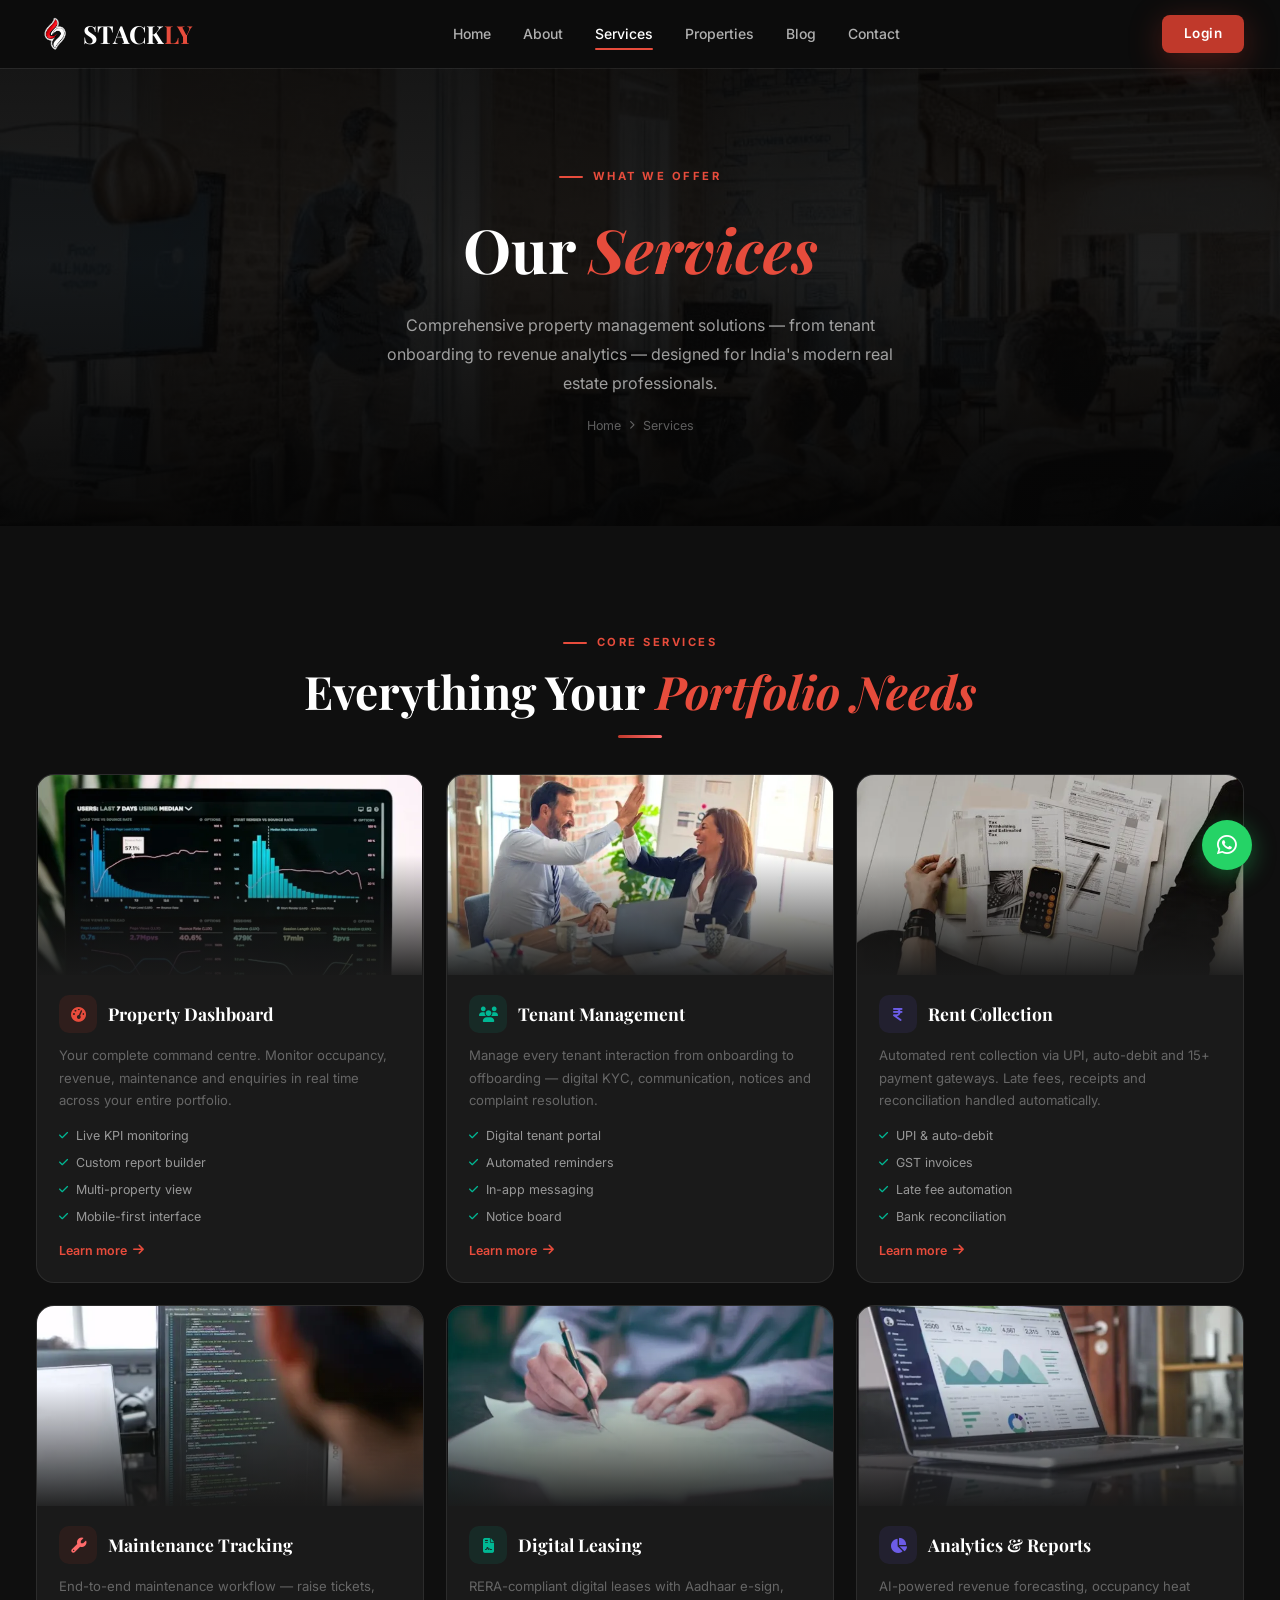
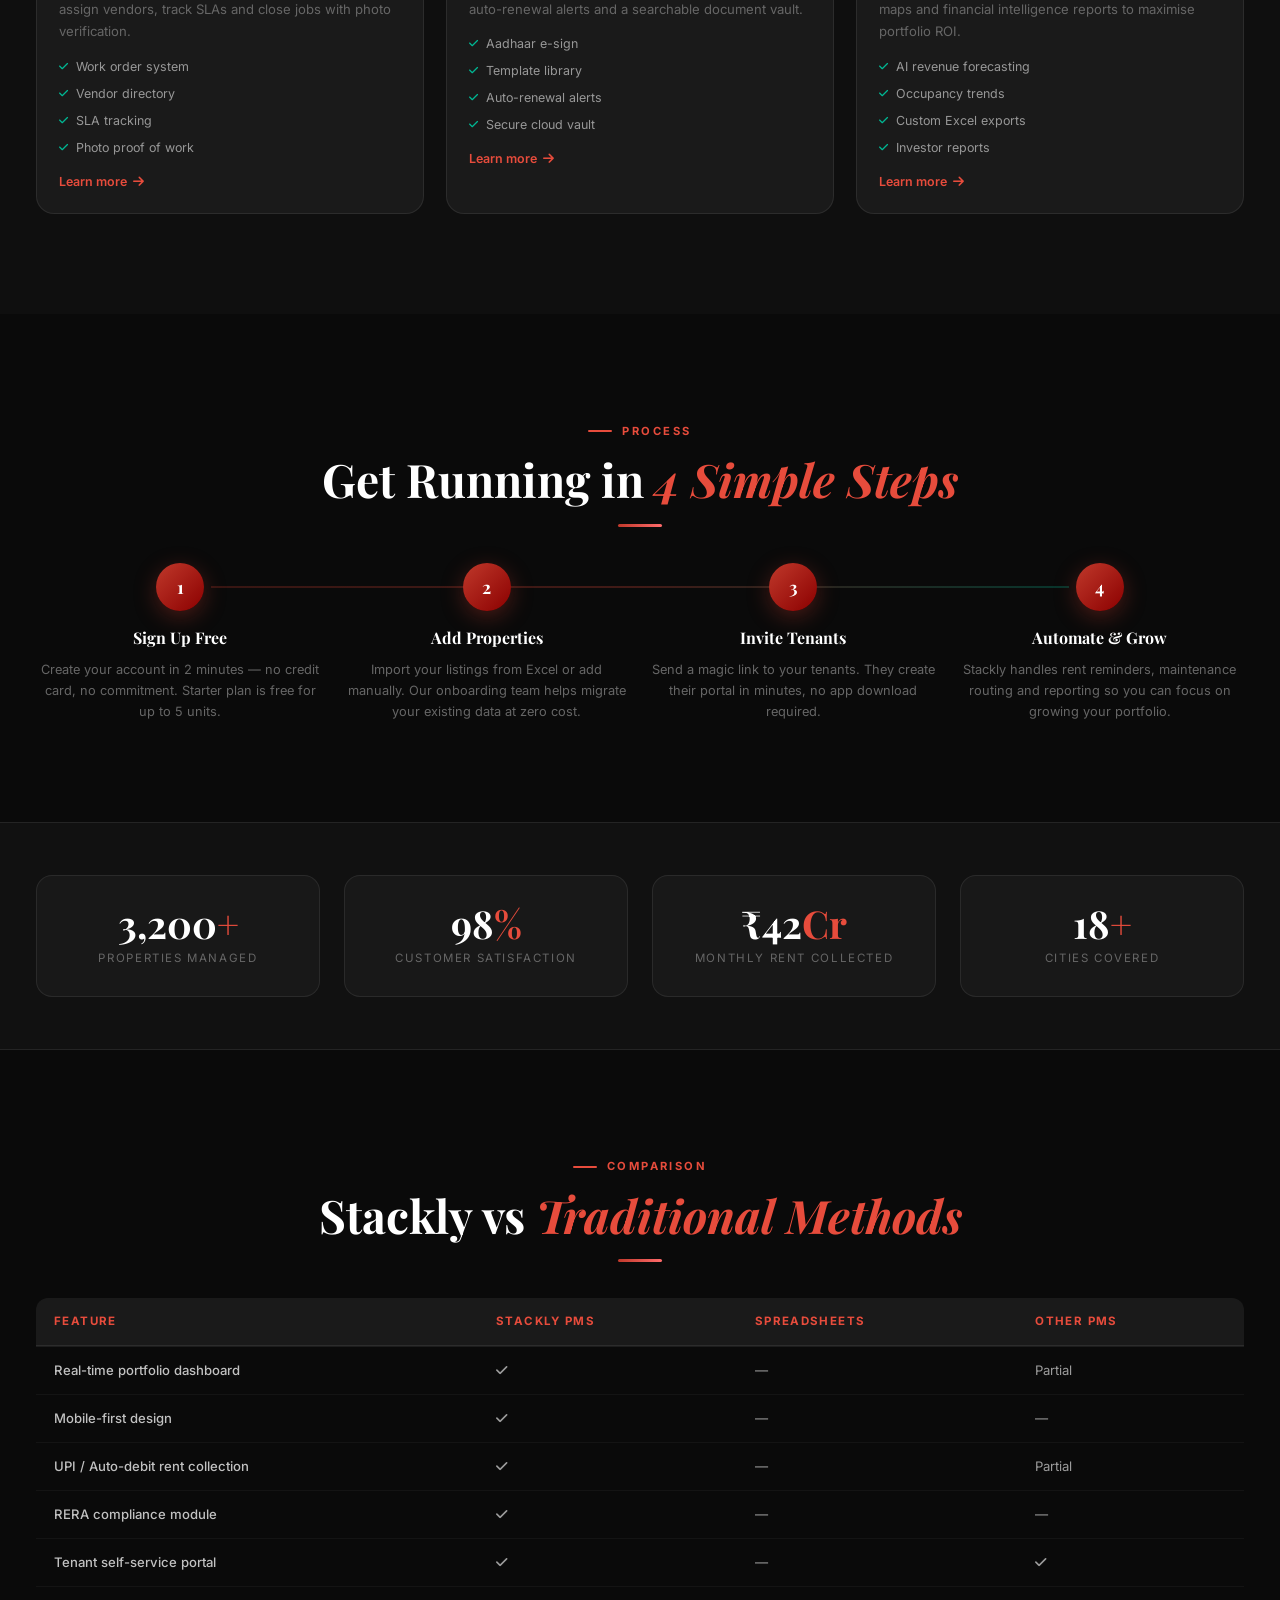
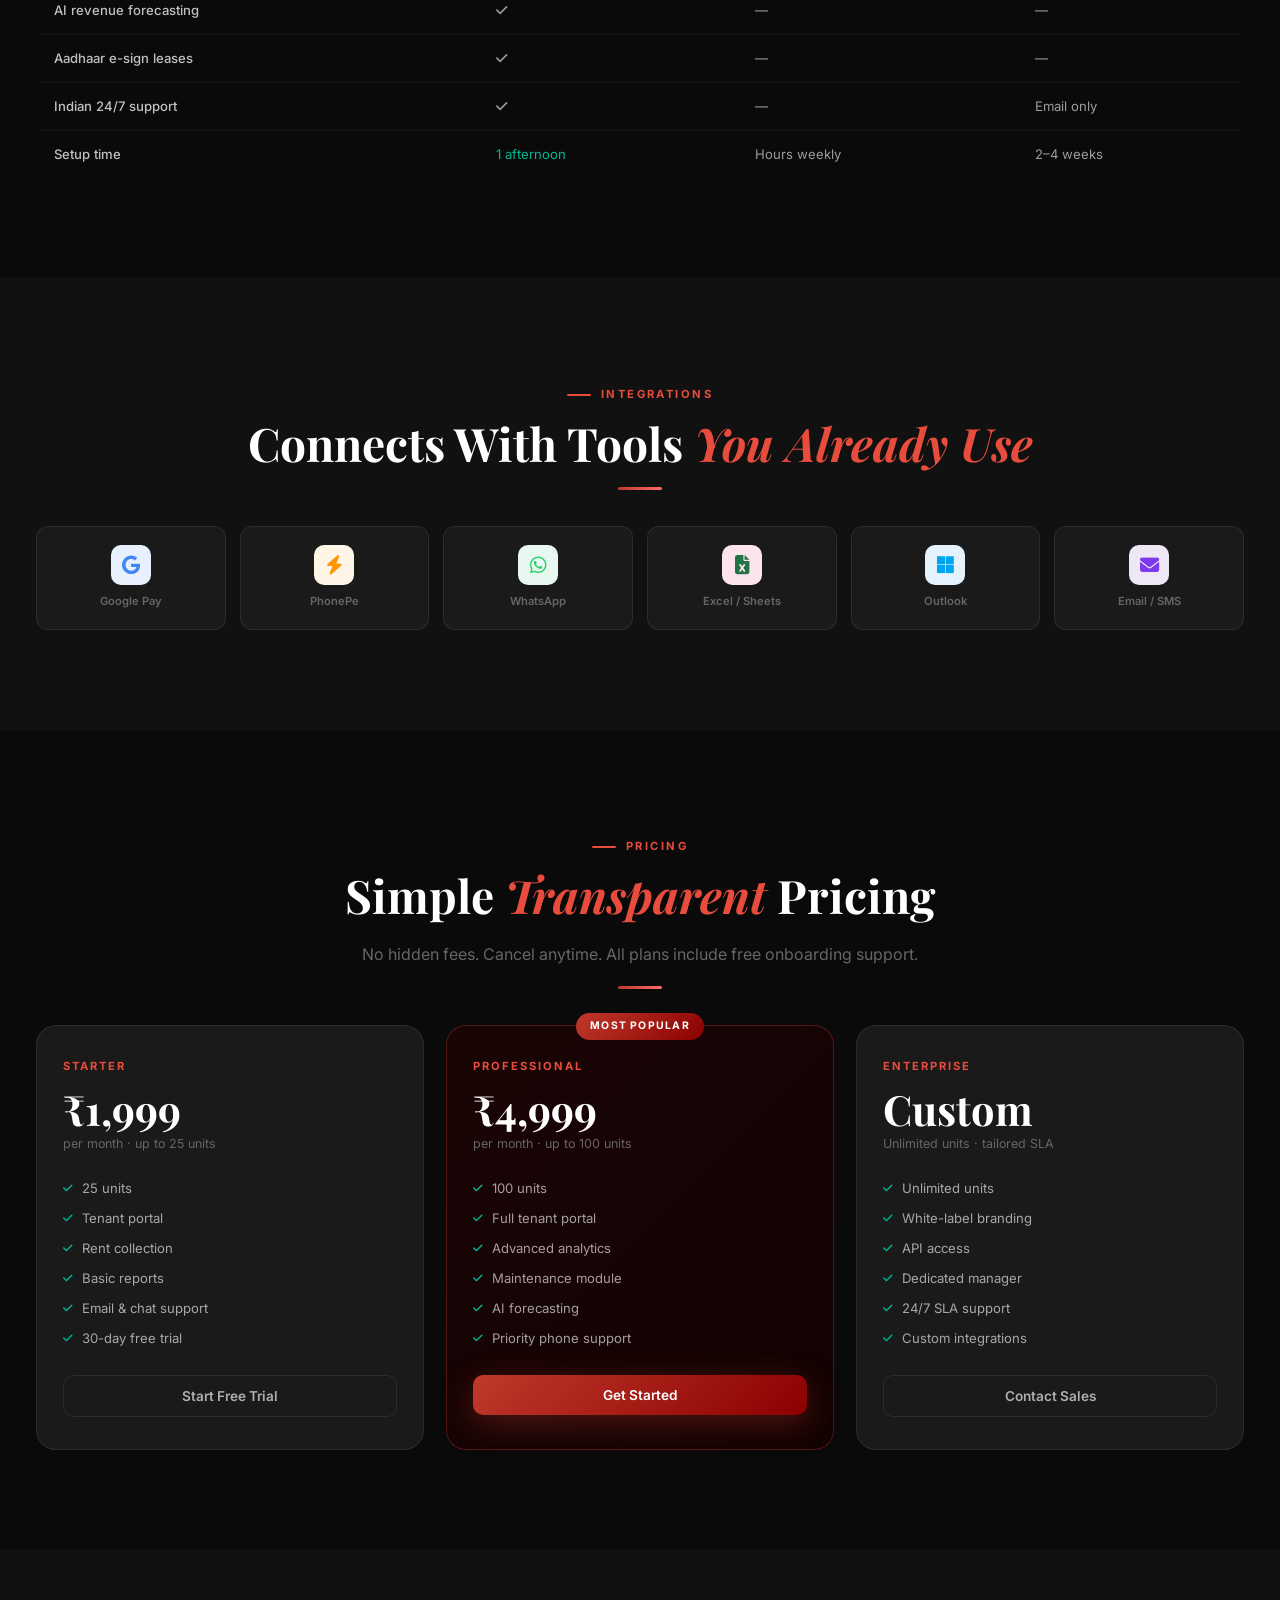
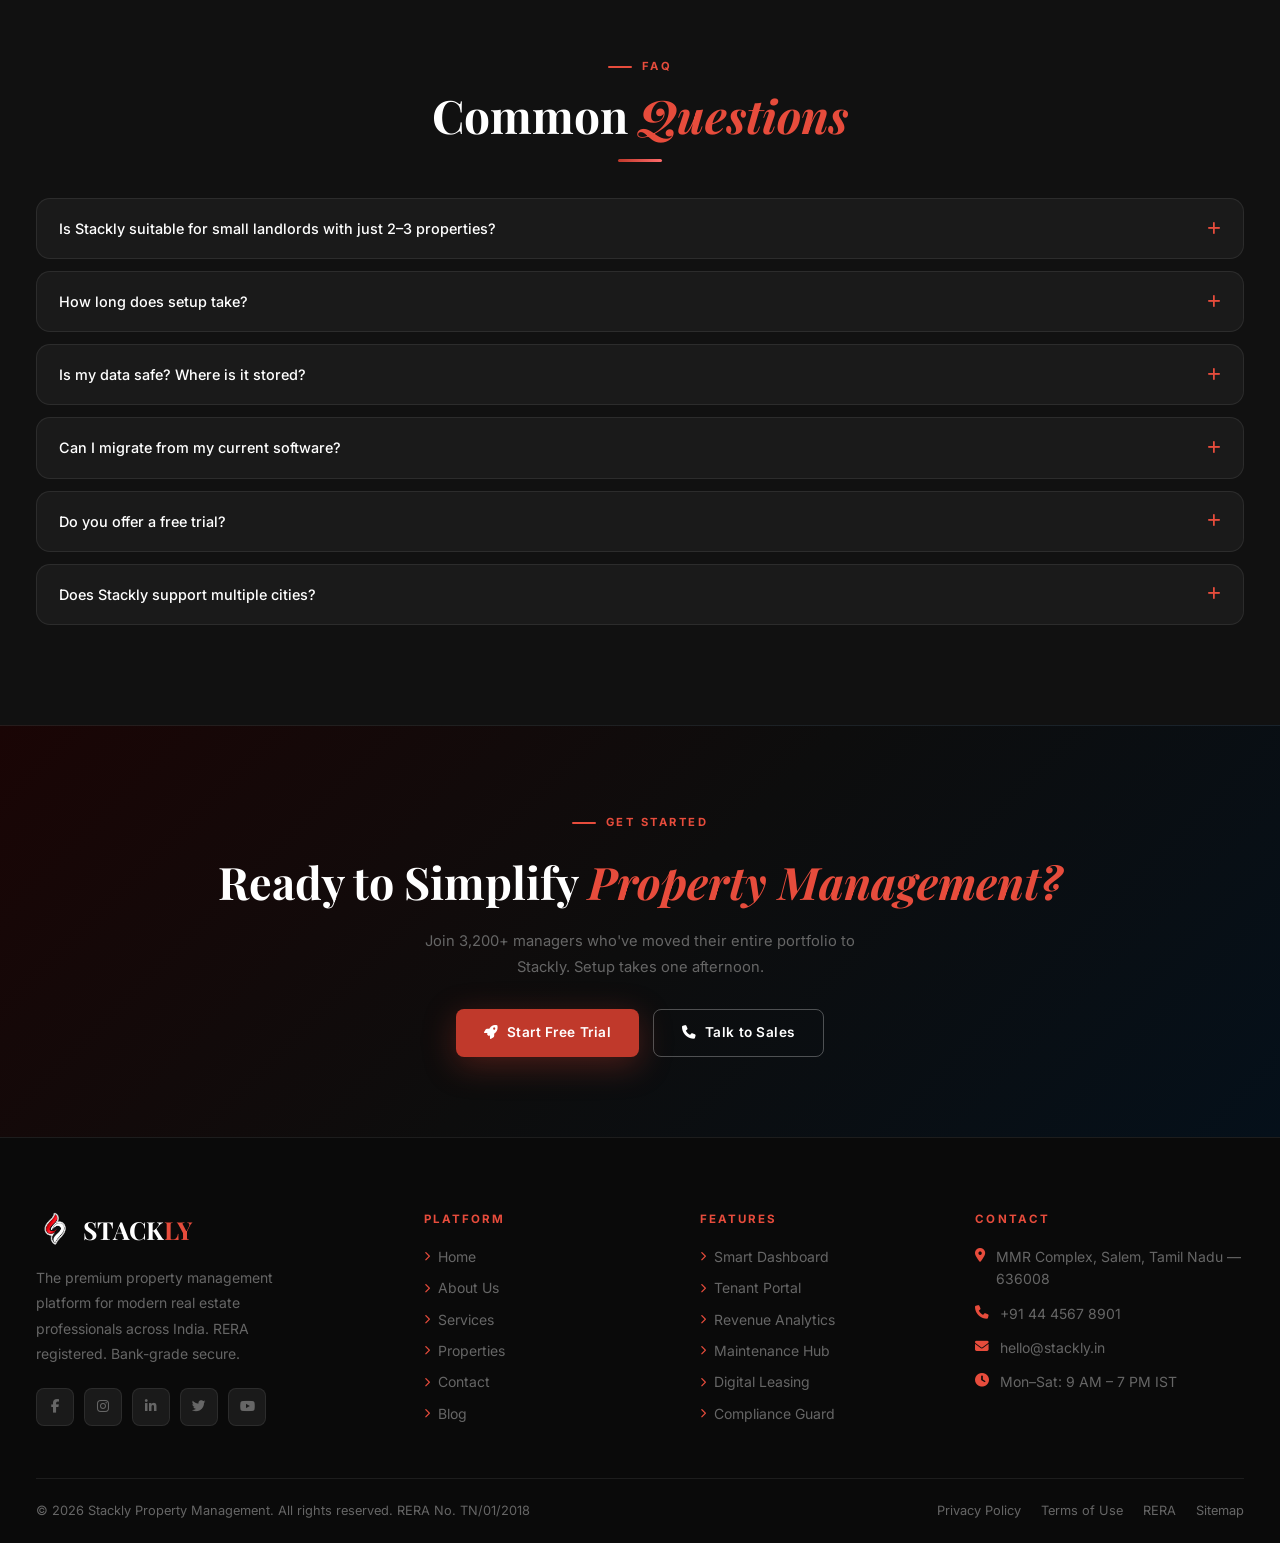
<file: services.html>
<!DOCTYPE html>
<html lang="en">
<head>
<meta charset="UTF-8"><meta name="viewport" content="width=device-width,initial-scale=1.0">
<title>Services — Stackly PMS</title>
<link href="https://fonts.googleapis.com/css2?family=Playfair+Display:ital,wght@0,400;0,700;1,400&family=Inter:wght@300;400;500;600;700&display=swap" rel="stylesheet">
<link rel="stylesheet" href="https://cdnjs.cloudflare.com/ajax/libs/font-awesome/6.5.0/css/all.min.css">
<link rel="stylesheet" href="shared.css">
<style>
/* HERO */
.pg-hero{background:#050505;padding:160px 0 90px;text-align:center;position:relative;overflow:hidden;}
.pg-hero-img{position:absolute;inset:0;z-index:0;}
.pg-hero-img img{width:100%;height:100%;object-fit:cover;opacity:.22;filter:saturate(0.6);}
.pg-hero-overlay{position:absolute;inset:0;z-index:1;background:linear-gradient(180deg,rgba(5,5,5,.75) 0%,rgba(5,5,5,.5) 50%,rgba(5,5,5,.9) 100%);}
.pg-hero-inner{position:relative;z-index:2;}
.pg-hero h1{font-family:var(--font-head);font-size:clamp(2.4rem,5vw,3.8rem);color:#fff;margin-bottom:14px;}
.pg-hero h1 em{color:var(--clr-accent2);font-style:italic;}
.pg-hero p{color:rgba(255,255,255,.6);font-size:1rem;max-width:520px;margin:0 auto;line-height:1.8;}
.breadcrumb{display:flex;align-items:center;gap:8px;justify-content:center;margin-top:18px;font-size:.78rem;color:rgba(255,255,255,.35);}
.breadcrumb a{color:rgba(255,255,255,.35);transition:color .28s;}.breadcrumb a:hover{color:var(--clr-accent2);}

/* SERVICE GRID */
.svc-grid{display:grid;grid-template-columns:repeat(3,1fr);gap:22px;margin-top:36px;}
.svc-card{background:var(--clr-card);border-radius:18px;overflow:hidden;border:1px solid var(--clr-border);transition:transform .28s,box-shadow .28s,border-color .28s;}
.svc-card:hover{transform:translateY(-6px);box-shadow:0 20px 50px rgba(0,0,0,.55);border-color:rgba(192,57,43,.22);}
.svc-img{height:200px;overflow:hidden;position:relative;background:#141414;}
.svc-img img{width:100%;height:100%;object-fit:cover;transition:transform .55s;display:block;}
.svc-card:hover .svc-img img{transform:scale(1.07);}
.svc-img-overlay{position:absolute;inset:0;background:linear-gradient(180deg,transparent 40%,rgba(26,26,26,.95) 100%);}
.svc-body{padding:20px 22px;}
.svc-icon-row{display:flex;align-items:center;gap:11px;margin-bottom:11px;}
.svc-icon{width:38px;height:38px;border-radius:10px;display:flex;align-items:center;justify-content:center;font-size:.95rem;flex-shrink:0;}
.svc-title{font-family:var(--font-head);font-size:1.1rem;font-weight:700;color:#fff;}
.svc-desc{font-size:.82rem;color:var(--clr-muted);line-height:1.72;margin-bottom:14px;}
.svc-list{display:flex;flex-direction:column;gap:7px;}
.svc-item{display:flex;align-items:center;gap:8px;font-size:.78rem;color:rgba(255,255,255,.55);}
.svc-item i{color:var(--clr-teal);font-size:.65rem;flex-shrink:0;}
.svc-learn{display:inline-flex;align-items:center;gap:6px;font-size:.78rem;color:var(--clr-accent2);margin-top:14px;font-weight:600;cursor:pointer;transition:gap .2s;}
.svc-learn:hover{gap:10px;}

/* HOW IT WORKS */
.how-grid{display:grid;grid-template-columns:repeat(4,1fr);gap:18px;margin-top:36px;position:relative;}
.how-grid::before{content:'';position:absolute;top:24px;transform:translateY(-50%);left:calc(12.5% + 24px);right:calc(12.5% + 24px);height:2px;background:linear-gradient(90deg,var(--clr-accent),var(--clr-accent2),var(--clr-teal));opacity:.25;z-index:0;}
.how-step{text-align:center;position:relative;z-index:1;}
.how-num{width:48px;height:48px;border-radius:50%;background:linear-gradient(135deg,var(--clr-accent),#8b0000);display:flex;align-items:center;justify-content:center;font-family:var(--font-head);font-size:1.1rem;font-weight:700;color:#fff;margin:0 auto 14px;box-shadow:0 6px 22px rgba(192,57,43,.35);}
.how-title{font-family:var(--font-head);font-size:1rem;color:#fff;margin-bottom:8px;}
.how-desc{font-size:.8rem;color:var(--clr-muted);line-height:1.65;}

/* process */
.steps{
  display:grid;
  grid-template-columns:repeat(4,1fr);
  gap:0;
  margin-top:56px;
  position:relative;
}
/* line runs through the exact vertical center of the 52px circles */
.steps::before{
  content:'';
  position:absolute;
  top:26px;                 /* 52px circle ÷ 2 = 26px center */
  transform:translateY(-50%);
  left:calc(12.5% + 26px);  /* start at edge of circle 1, not its center */
  right:calc(12.5% + 26px); /* stop at edge of circle 4 */
  height:2px;
  background:linear-gradient(90deg,var(--clr-accent),var(--clr-accent3),var(--clr-accent));
  border-radius:2px;
  z-index:0;
}
.step{
  text-align:center;
  padding:0 18px;
  position:relative;
  z-index:1;
}
.step-num{
  width:52px;
  height:52px;
  border-radius:50%;
  background:var(--clr-accent);
  color:#fff;
  font-size:.95rem;
  font-weight:700;
  display:flex;
  align-items:center;
  justify-content:center;
  margin:0 auto 20px;        /* no top margin → circle top = container top */
  position:relative;
  z-index:2;
  box-shadow:var(--shadow-accent),0 0 0 6px #0a0a0a; /* ring hides line behind circle */
}

/* STATS BAND */
.stats-row{display:grid;grid-template-columns:repeat(4,1fr);gap:24px;padding:52px 0;}
.stat-box{text-align:center;padding:28px 20px;background:rgba(255,255,255,.03);border-radius:16px;border:1px solid var(--clr-border);transition:border-color .28s;}
.stat-box:hover{border-color:rgba(192,57,43,.25);}
.stat-val{font-family:var(--font-head);font-size:2.4rem;font-weight:700;color:#fff;line-height:1;}
.stat-val em{color:var(--clr-accent2);font-style:normal;}
.stat-lbl{font-size:.72rem;text-transform:uppercase;letter-spacing:.14em;color:var(--clr-muted);margin-top:7px;}

/* COMPARISON TABLE */
.compare-wrap{overflow-x:auto;margin-top:36px;}
.compare-tbl{width:100%;border-collapse:collapse;min-width:560px;}
.compare-tbl th{padding:14px 18px;font-size:.72rem;font-weight:700;letter-spacing:.12em;text-transform:uppercase;color:var(--clr-accent2);background:var(--clr-card);border-bottom:2px solid var(--clr-border);text-align:left;}
.compare-tbl th:first-child{border-radius:12px 0 0 0;}
.compare-tbl th:last-child{border-radius:0 12px 0 0;}
.compare-tbl td{padding:13px 18px;font-size:.82rem;color:rgba(255,255,255,.6);border-bottom:1px solid var(--clr-border2);}
.compare-tbl tr:last-child td{border-bottom:none;}
.compare-tbl tr:hover td{background:rgba(255,255,255,.02);}
.compare-tbl td:first-child{color:rgba(255,255,255,.75);font-weight:500;}
.chk{color:var(--clr-teal);font-size:.9rem;}
.dash{color:rgba(255,255,255,.22);}

/* INTEGRATION LOGOS */
.int-grid{display:grid;grid-template-columns:repeat(6,1fr);gap:14px;margin-top:36px;}
.int-card{background:var(--clr-card);border:1px solid var(--clr-border);border-radius:12px;padding:18px 10px;display:flex;flex-direction:column;align-items:center;gap:8px;transition:border-color .25s,transform .25s;}
.int-card:hover{border-color:rgba(192,57,43,.3);transform:translateY(-3px);}
.int-icon{width:40px;height:40px;border-radius:10px;display:flex;align-items:center;justify-content:center;font-size:1.2rem;}
.int-name{font-size:.7rem;color:var(--clr-muted);font-weight:600;text-align:center;}

/* PRICING */
.price-grid{display:grid;grid-template-columns:repeat(3,1fr);gap:22px;margin-top:36px;}
.price-card{background:var(--clr-card);border-radius:20px;padding:32px 26px;border:1px solid var(--clr-border);position:relative;transition:transform .28s,box-shadow .28s,border-color .28s;}
.price-card:hover{transform:translateY(-6px);box-shadow:var(--shadow-lg);}
.price-card.hot{background:linear-gradient(135deg,#1a0505,#120202);border-color:rgba(192,57,43,.35);}
.hot-badge{position:absolute;top:-13px;left:50%;transform:translateX(-50%);background:linear-gradient(135deg,var(--clr-accent),#8b0000);color:#fff;font-size:.65rem;font-weight:700;letter-spacing:.12em;text-transform:uppercase;padding:5px 14px;border-radius:50px;white-space:nowrap;}
.price-plan{font-size:.7rem;font-weight:700;letter-spacing:.18em;text-transform:uppercase;color:var(--clr-accent2);margin-bottom:12px;}
.price-amount{font-family:var(--font-head);font-size:2.6rem;font-weight:700;color:#fff;line-height:1;}
.price-per{font-size:.78rem;color:var(--clr-muted);margin-bottom:24px;margin-top:4px;}
.price-features{display:flex;flex-direction:column;gap:9px;margin-bottom:26px;}
.pf{display:flex;align-items:center;gap:9px;font-size:.82rem;color:rgba(255,255,255,.62);}
.pf i{color:var(--clr-teal);font-size:.68rem;flex-shrink:0;}
.price-btn{width:100%;padding:12px;border-radius:10px;font-size:.85rem;font-weight:600;cursor:pointer;border:none;font-family:var(--font-body);transition:all .25s;}
.pb-o{background:transparent;border:1.5px solid var(--clr-border);color:rgba(255,255,255,.65);}
.pb-o:hover{border-color:var(--clr-accent2);color:var(--clr-accent2);}
.pb-f{background:linear-gradient(135deg,var(--clr-accent),#8b0000);color:#fff;box-shadow:var(--shadow-accent);}
.pb-f:hover{transform:translateY(-2px);filter:brightness(1.08);}

/* FAQ */
.faq-list{margin-top:36px;display:flex;flex-direction:column;gap:12px;}
.faq-item{background:var(--clr-card);border-radius:14px;border:1px solid var(--clr-border);overflow:hidden;}
.faq-q{display:flex;align-items:center;justify-content:space-between;padding:18px 22px;cursor:pointer;color:#fff;font-size:.9rem;font-weight:500;gap:12px;transition:color .28s;}
.faq-q:hover{color:var(--clr-accent2);}
.faq-q i{flex-shrink:0;transition:transform .32s;color:var(--clr-accent2);}
.faq-item.open .faq-q i{transform:rotate(45deg);}
.faq-a{max-height:0;overflow:hidden;transition:max-height .4s,padding .3s;}
.faq-item.open .faq-a{max-height:300px;padding:0 22px 18px;}
.faq-a p{font-size:.85rem;color:var(--clr-muted);line-height:1.75;}

/* CTA BAND */
.cta-band{background:linear-gradient(135deg,#1a0505 0%,#0d0d0d 50%,#05101a 100%);padding:80px 0;text-align:center;border-top:1px solid var(--clr-border);}
.cta-band h2{font-family:var(--font-head);font-size:clamp(1.8rem,3.5vw,2.8rem);color:#fff;margin-bottom:12px;}
.cta-band h2 em{color:var(--clr-accent2);font-style:italic;}
.cta-band p{font-size:.92rem;color:var(--clr-muted);max-width:480px;margin:0 auto 28px;line-height:1.75;}
.cta-actions{display:flex;justify-content:center;gap:14px;flex-wrap:wrap;}

@media(max-width:1100px){.svc-grid{grid-template-columns:1fr 1fr;}.how-grid{grid-template-columns:1fr 1fr;}.how-grid::before{display:none;}.price-grid{grid-template-columns:1fr;}.stats-row{grid-template-columns:1fr 1fr;}.int-grid{grid-template-columns:repeat(3,1fr);}}
@media(max-width:768px){.stats-row{grid-template-columns:1fr 1fr;gap:14px;}.compare-tbl th,.compare-tbl td{padding:11px 12px;font-size:.78rem;}}
@media(max-width:640px){.svc-grid{grid-template-columns:1fr;}.how-grid{grid-template-columns:1fr 1fr;}.int-grid{grid-template-columns:repeat(2,1fr);}.cta-actions{flex-direction:column;align-items:center;}}
@media(max-width:480px){.how-grid{grid-template-columns:1fr;}.stats-row{grid-template-columns:1fr;}.int-grid{grid-template-columns:repeat(2,1fr);}}
</style>
</head>
<body>
<!-- HEADER -->
<header class="s-header always-solid" id="sHeader">
  <div class="s-nav-inner">
    <a href="index.html" class="s-logo">
      <div class="s-logo-mark"><img src="./assets/stackly logo.webp" alt=""></div>
      <div class="s-logo-text">STACK<em>LY</em></div>
    </a>
    <nav class="s-nav">
      <a href="index.html" class="s-nav-link">Home</a>
      <a href="about.html" class="s-nav-link">About</a>
      <a href="services.html" class="s-nav-link active">Services</a>
      <a href="properties.html" class="s-nav-link">Properties</a>
      <a href="blog.html" class="s-nav-link">Blog</a>
       <a href="contact.html" class="s-nav-link">Contact</a>
    </nav>
    <div class="s-header-right">
      <a href="login.html" class="s-btn-login">Login</a>
      <button class="s-hamburger" id="sHam" aria-label="Menu"><span></span><span></span><span></span></button>
    </div>
  </div>
</header>
<div class="s-mobile-menu" id="sMob">
  <a href="index.html" class="s-nav-link">Home</a>
  <a href="about.html" class="s-nav-link">About</a>
  <a href="services.html" class="s-nav-link active">Services</a>
  <a href="properties.html" class="s-nav-link">Properties</a>
   <a href="blog.html" class="s-nav-link">Blog</a>
  <a href="contact.html" class="s-nav-link">Contact</a>
  <a href="login.html" class="s-btn-login">Login</a>
</div>

<!-- HERO -->
<section class="pg-hero">
  <div class="pg-hero-img"><img src="./assets/meeting 1.webp" alt="Services"></div>
  <div class="pg-hero-overlay"></div>
  <div class="s-container pg-hero-inner">
    <div class="s-eyebrow" style="justify-content:center">What We Offer</div>
    <h1>Our <em>Services</em></h1>
    <p>Comprehensive property management solutions — from tenant onboarding to revenue analytics — designed for India's modern real estate professionals.</p>
    <nav class="breadcrumb"><a href="index.html">Home</a><i class="fa-solid fa-chevron-right" style="font-size:.55rem"></i><span>Services</span></nav>
  </div>
</section>

<!-- CORE SERVICES -->
<section class="s-section" style="background:#0f0f0f;">
  <div class="s-container">
    <div style="text-align:center"><div class="s-eyebrow" style="justify-content:center">Core Services</div><h2 class="s-title" style="text-align:center">Everything Your <em>Portfolio Needs</em></h2><div class="s-divider center"></div></div>
    <div class="svc-grid">
      <div class="svc-card reveal">
        <div class="svc-img"><img src="./assets/dashboard.webp" alt="Dashboard"><div class="svc-img-overlay"></div></div>
        <div class="svc-body"><div class="svc-icon-row"><div class="svc-icon" style="background:rgba(192,57,43,.12);color:var(--clr-accent2)"><i class="fa-solid fa-gauge-high"></i></div><div class="svc-title">Property Dashboard</div></div><p class="svc-desc">Your complete command centre. Monitor occupancy, revenue, maintenance and enquiries in real time across your entire portfolio.</p><div class="svc-list"><div class="svc-item"><i class="fa-solid fa-check"></i>Live KPI monitoring</div><div class="svc-item"><i class="fa-solid fa-check"></i>Custom report builder</div><div class="svc-item"><i class="fa-solid fa-check"></i>Multi-property view</div><div class="svc-item"><i class="fa-solid fa-check"></i>Mobile-first interface</div></div><span class="svc-learn" onclick="pmsNav()">Learn more <i class="fa-solid fa-arrow-right"></i></span></div>
      </div>
      <div class="svc-card reveal" style="transition-delay:.07s">
        <div class="svc-img"><img src="./assets/team.webp" alt="Tenants"><div class="svc-img-overlay"></div></div>
        <div class="svc-body"><div class="svc-icon-row"><div class="svc-icon" style="background:rgba(0,184,148,.1);color:var(--clr-teal)"><i class="fa-solid fa-users"></i></div><div class="svc-title">Tenant Management</div></div><p class="svc-desc">Manage every tenant interaction from onboarding to offboarding — digital KYC, communication, notices and complaint resolution.</p><div class="svc-list"><div class="svc-item"><i class="fa-solid fa-check"></i>Digital tenant portal</div><div class="svc-item"><i class="fa-solid fa-check"></i>Automated reminders</div><div class="svc-item"><i class="fa-solid fa-check"></i>In-app messaging</div><div class="svc-item"><i class="fa-solid fa-check"></i>Notice board</div></div><span class="svc-learn" onclick="pmsNav()">Learn more <i class="fa-solid fa-arrow-right"></i></span></div>
      </div>
      <div class="svc-card reveal" style="transition-delay:.14s">
        <div class="svc-img"><img src="./assets/investment.webp" alt="Finance"><div class="svc-img-overlay"></div></div>
        <div class="svc-body"><div class="svc-icon-row"><div class="svc-icon" style="background:rgba(108,92,231,.1);color:var(--clr-purple)"><i class="fa-solid fa-indian-rupee-sign"></i></div><div class="svc-title">Rent Collection</div></div><p class="svc-desc">Automated rent collection via UPI, auto-debit and 15+ payment gateways. Late fees, receipts and reconciliation handled automatically.</p><div class="svc-list"><div class="svc-item"><i class="fa-solid fa-check"></i>UPI & auto-debit</div><div class="svc-item"><i class="fa-solid fa-check"></i>GST invoices</div><div class="svc-item"><i class="fa-solid fa-check"></i>Late fee automation</div><div class="svc-item"><i class="fa-solid fa-check"></i>Bank reconciliation</div></div><span class="svc-learn" onclick="pmsNav()">Learn more <i class="fa-solid fa-arrow-right"></i></span></div>
      </div>
      <div class="svc-card reveal" style="transition-delay:.1s">
        <div class="svc-img"><img src="./assets/maintance.webp" alt="Maintenance"><div class="svc-img-overlay"></div></div>
        <div class="svc-body"><div class="svc-icon-row"><div class="svc-icon" style="background:rgba(192,57,43,.1);color:var(--clr-accent3)"><i class="fa-solid fa-wrench"></i></div><div class="svc-title">Maintenance Tracking</div></div><p class="svc-desc">End-to-end maintenance workflow — raise tickets, assign vendors, track SLAs and close jobs with photo verification.</p><div class="svc-list"><div class="svc-item"><i class="fa-solid fa-check"></i>Work order system</div><div class="svc-item"><i class="fa-solid fa-check"></i>Vendor directory</div><div class="svc-item"><i class="fa-solid fa-check"></i>SLA tracking</div><div class="svc-item"><i class="fa-solid fa-check"></i>Photo proof of work</div></div><span class="svc-learn" onclick="pmsNav()">Learn more <i class="fa-solid fa-arrow-right"></i></span></div>
      </div>
      <div class="svc-card reveal" style="transition-delay:.17s">
        <div class="svc-img"><img src="./assets/leace.webp" alt="Leasing"><div class="svc-img-overlay"></div></div>
        <div class="svc-body"><div class="svc-icon-row"><div class="svc-icon" style="background:rgba(0,184,148,.1);color:var(--clr-teal)"><i class="fa-solid fa-file-contract"></i></div><div class="svc-title">Digital Leasing</div></div><p class="svc-desc">RERA-compliant digital leases with Aadhaar e-sign, auto-renewal alerts and a searchable document vault.</p><div class="svc-list"><div class="svc-item"><i class="fa-solid fa-check"></i>Aadhaar e-sign</div><div class="svc-item"><i class="fa-solid fa-check"></i>Template library</div><div class="svc-item"><i class="fa-solid fa-check"></i>Auto-renewal alerts</div><div class="svc-item"><i class="fa-solid fa-check"></i>Secure cloud vault</div></div><span class="svc-learn" onclick="pmsNav()">Learn more <i class="fa-solid fa-arrow-right"></i></span></div>
      </div>
      <div class="svc-card reveal" style="transition-delay:.24s">
        <div class="svc-img"><img src="./assets/analytics.webp" alt="Analytics"><div class="svc-img-overlay"></div></div>
        <div class="svc-body"><div class="svc-icon-row"><div class="svc-icon" style="background:rgba(108,92,231,.1);color:var(--clr-purple)"><i class="fa-solid fa-chart-pie"></i></div><div class="svc-title">Analytics & Reports</div></div><p class="svc-desc">AI-powered revenue forecasting, occupancy heat maps and financial intelligence reports to maximise portfolio ROI.</p><div class="svc-list"><div class="svc-item"><i class="fa-solid fa-check"></i>AI revenue forecasting</div><div class="svc-item"><i class="fa-solid fa-check"></i>Occupancy trends</div><div class="svc-item"><i class="fa-solid fa-check"></i>Custom Excel exports</div><div class="svc-item"><i class="fa-solid fa-check"></i>Investor reports</div></div><span class="svc-learn" onclick="pmsNav()">Learn more <i class="fa-solid fa-arrow-right"></i></span></div>
      </div>
    </div>
  </div>
</section>

<!-- HOW IT WORKS -->
<section class="s-section" style="background:#0a0a0a;">
  <div class="s-container">
    <div style="text-align:center"><div class="s-eyebrow" style="justify-content:center">Process</div><h2 class="s-title" style="text-align:center">Get Running in <em>4 Simple Steps</em></h2><div class="s-divider center"></div></div>
    <div class="how-grid">
      <div class="how-step reveal"><div class="how-num">1</div><h4 class="how-title">Sign Up Free</h4><p class="how-desc">Create your account in 2 minutes — no credit card, no commitment. Starter plan is free for up to 5 units.</p></div>
      <div class="how-step reveal" style="transition-delay:.1s"><div class="how-num">2</div><h4 class="how-title">Add Properties</h4><p class="how-desc">Import your listings from Excel or add manually. Our onboarding team helps migrate your existing data at zero cost.</p></div>
      <div class="how-step reveal" style="transition-delay:.2s"><div class="how-num">3</div><h4 class="how-title">Invite Tenants</h4><p class="how-desc">Send a magic link to your tenants. They create their portal in minutes, no app download required.</p></div>
      <div class="how-step reveal" style="transition-delay:.3s"><div class="how-num">4</div><h4 class="how-title">Automate & Grow</h4><p class="how-desc">Stackly handles rent reminders, maintenance routing and reporting so you can focus on growing your portfolio.</p></div>
    </div>
  </div>
</section>

<!-- STATS BAND -->
<section style="background:#111;border-top:1px solid var(--clr-border);border-bottom:1px solid var(--clr-border);">
  <div class="s-container">
    <div class="stats-row">
      <div class="stat-box reveal"><div class="stat-val">3,200<em>+</em></div><div class="stat-lbl">Properties Managed</div></div>
      <div class="stat-box reveal" style="transition-delay:.08s"><div class="stat-val">98<em>%</em></div><div class="stat-lbl">Customer Satisfaction</div></div>
      <div class="stat-box reveal" style="transition-delay:.16s"><div class="stat-val">₹42<em>Cr</em></div><div class="stat-lbl">Monthly Rent Collected</div></div>
      <div class="stat-box reveal" style="transition-delay:.24s"><div class="stat-val">18<em>+</em></div><div class="stat-lbl">Cities Covered</div></div>
    </div>
  </div>
</section>

<!-- COMPARISON TABLE -->
<section class="s-section" style="background:#0a0a0a;">
  <div class="s-container">
    <div style="text-align:center"><div class="s-eyebrow" style="justify-content:center">Comparison</div><h2 class="s-title" style="text-align:center">Stackly vs <em>Traditional Methods</em></h2><div class="s-divider center"></div></div>
    <div class="compare-wrap reveal">
      <table class="compare-tbl">
        <tr><th>Feature</th><th>Stackly PMS</th><th>Spreadsheets</th><th>Other PMS</th></tr>
        <tr><td>Real-time portfolio dashboard</td><td class="chk"><i class="fa-solid fa-check"></i></td><td class="dash">—</td><td class="dash">Partial</td></tr>
        <tr><td>Mobile-first design</td><td class="chk"><i class="fa-solid fa-check"></i></td><td class="dash">—</td><td class="dash">—</td></tr>
        <tr><td>UPI / Auto-debit rent collection</td><td class="chk"><i class="fa-solid fa-check"></i></td><td class="dash">—</td><td class="dash">Partial</td></tr>
        <tr><td>RERA compliance module</td><td class="chk"><i class="fa-solid fa-check"></i></td><td class="dash">—</td><td class="dash">—</td></tr>
        <tr><td>Tenant self-service portal</td><td class="chk"><i class="fa-solid fa-check"></i></td><td class="dash">—</td><td class="chk"><i class="fa-solid fa-check"></i></td></tr>
        <tr><td>AI revenue forecasting</td><td class="chk"><i class="fa-solid fa-check"></i></td><td class="dash">—</td><td class="dash">—</td></tr>
        <tr><td>Aadhaar e-sign leases</td><td class="chk"><i class="fa-solid fa-check"></i></td><td class="dash">—</td><td class="dash">—</td></tr>
        <tr><td>Indian 24/7 support</td><td class="chk"><i class="fa-solid fa-check"></i></td><td class="dash">—</td><td class="dash">Email only</td></tr>
        <tr><td>Setup time</td><td style="color:var(--clr-teal)">1 afternoon</td><td>Hours weekly</td><td>2–4 weeks</td></tr>
      </table>
    </div>
  </div>
</section>

<!-- INTEGRATIONS -->
<section class="s-section" style="background:#111;">
  <div class="s-container">
    <div style="text-align:center"><div class="s-eyebrow" style="justify-content:center">Integrations</div><h2 class="s-title" style="text-align:center">Connects With Tools <em>You Already Use</em></h2><div class="s-divider center"></div></div>
    <div class="int-grid">
      <div class="int-card reveal"><div class="int-icon" style="background:#e8f0fe"><i class="fab fa-google" style="color:#4285f4"></i></div><div class="int-name">Google Pay</div></div>
      <div class="int-card reveal" style="transition-delay:.05s"><div class="int-icon" style="background:#fff5e6"><i class="fa-solid fa-bolt" style="color:#ff9500"></i></div><div class="int-name">PhonePe</div></div>
      <div class="int-card reveal" style="transition-delay:.1s"><div class="int-icon" style="background:#e8f8f0"><i class="fab fa-whatsapp" style="color:#25d366"></i></div><div class="int-name">WhatsApp</div></div>
      <div class="int-card reveal" style="transition-delay:.15s"><div class="int-icon" style="background:#fce4ec"><i class="fa-solid fa-file-excel" style="color:#217346"></i></div><div class="int-name">Excel / Sheets</div></div>
      <div class="int-card reveal" style="transition-delay:.2s"><div class="int-icon" style="background:#e3f2fd"><i class="fab fa-microsoft" style="color:#00a4ef"></i></div><div class="int-name">Outlook</div></div>
      <div class="int-card reveal" style="transition-delay:.25s"><div class="int-icon" style="background:#ede7f6"><i class="fa-solid fa-envelope" style="color:#7c3aed"></i></div><div class="int-name">Email / SMS</div></div>
    </div>
  </div>
</section>

<!-- PRICING -->
<section class="s-section" style="background:#0a0a0a;">
  <div class="s-container">
    <div style="text-align:center"><div class="s-eyebrow" style="justify-content:center">Pricing</div><h2 class="s-title" style="text-align:center">Simple <em>Transparent</em> Pricing</h2><p class="s-desc" style="text-align:center;margin:0 auto">No hidden fees. Cancel anytime. All plans include free onboarding support.</p><div class="s-divider center"></div></div>
    <div class="price-grid">
      <div class="price-card reveal">
        <div class="price-plan">Starter</div>
        <div class="price-amount">₹1,999</div>
        <div class="price-per">per month · up to 25 units</div>
        <div class="price-features">
          <div class="pf"><i class="fa-solid fa-check"></i>25 units</div>
          <div class="pf"><i class="fa-solid fa-check"></i>Tenant portal</div>
          <div class="pf"><i class="fa-solid fa-check"></i>Rent collection</div>
          <div class="pf"><i class="fa-solid fa-check"></i>Basic reports</div>
          <div class="pf"><i class="fa-solid fa-check"></i>Email & chat support</div>
          <div class="pf"><i class="fa-solid fa-check"></i>30-day free trial</div>
        </div>
        <button class="price-btn pb-o" onclick="pmsNav()">Start Free Trial</button>
      </div>
      <div class="price-card hot reveal" style="transition-delay:.1s">
        <div class="hot-badge">Most Popular</div>
        <div class="price-plan">Professional</div>
        <div class="price-amount">₹4,999</div>
        <div class="price-per">per month · up to 100 units</div>
        <div class="price-features">
          <div class="pf"><i class="fa-solid fa-check"></i>100 units</div>
          <div class="pf"><i class="fa-solid fa-check"></i>Full tenant portal</div>
          <div class="pf"><i class="fa-solid fa-check"></i>Advanced analytics</div>
          <div class="pf"><i class="fa-solid fa-check"></i>Maintenance module</div>
          <div class="pf"><i class="fa-solid fa-check"></i>AI forecasting</div>
          <div class="pf"><i class="fa-solid fa-check"></i>Priority phone support</div>
        </div>
        <button class="price-btn pb-f" onclick="pmsNav()">Get Started</button>
      </div>
      <div class="price-card reveal" style="transition-delay:.2s">
        <div class="price-plan">Enterprise</div>
        <div class="price-amount">Custom</div>
        <div class="price-per">Unlimited units · tailored SLA</div>
        <div class="price-features">
          <div class="pf"><i class="fa-solid fa-check"></i>Unlimited units</div>
          <div class="pf"><i class="fa-solid fa-check"></i>White-label branding</div>
          <div class="pf"><i class="fa-solid fa-check"></i>API access</div>
          <div class="pf"><i class="fa-solid fa-check"></i>Dedicated manager</div>
          <div class="pf"><i class="fa-solid fa-check"></i>24/7 SLA support</div>
          <div class="pf"><i class="fa-solid fa-check"></i>Custom integrations</div>
        </div>
        <button class="price-btn pb-o"  onclick="pmsNav()">Contact Sales</button>
      </div>
    </div>
  </div>
</section>

<!-- FAQ -->
<section class="s-section" style="background:#111;">
  <div class="s-container">
    <div style="text-align:center"><div class="s-eyebrow" style="justify-content:center">FAQ</div><h2 class="s-title" style="text-align:center">Common <em>Questions</em></h2><div class="s-divider center"></div></div>
    <div class="faq-list reveal">
      <div class="faq-item"><div class="faq-q" onclick="toggleFaq(this)"><span>Is Stackly suitable for small landlords with just 2–3 properties?</span><i class="fa-solid fa-plus"></i></div><div class="faq-a"><p>Absolutely. Our Starter plan is designed for individuals managing 1–25 units. Many customers start with 2 properties and scale up. The platform is equally powerful at any size.</p></div></div>
      <div class="faq-item"><div class="faq-q" onclick="toggleFaq(this)"><span>How long does setup take?</span><i class="fa-solid fa-plus"></i></div><div class="faq-a"><p>Most customers are fully live within one afternoon. We provide a free guided onboarding call, CSV import for your property list, and video tutorials for every feature. No technical knowledge required.</p></div></div>
      <div class="faq-item"><div class="faq-q" onclick="toggleFaq(this)"><span>Is my data safe? Where is it stored?</span><i class="fa-solid fa-plus"></i></div><div class="faq-a"><p>All data is stored on AWS Mumbai servers (India data residency). We use AES-256 encryption at rest and TLS 1.3 in transit. We are SOC 2 Type II audited and RERA registered. Daily backups retained for 90 days.</p></div></div>
      <div class="faq-item"><div class="faq-q" onclick="toggleFaq(this)"><span>Can I migrate from my current software?</span><i class="fa-solid fa-plus"></i></div><div class="faq-a"><p>Yes — we support import from Excel, Google Sheets, and most major PMS platforms. Our onboarding team handles migration for Professional and Enterprise customers at no charge.</p></div></div>
      <div class="faq-item"><div class="faq-q" onclick="toggleFaq(this)"><span>Do you offer a free trial?</span><i class="fa-solid fa-plus"></i></div><div class="faq-a"><p>Yes, all plans include a free 30-day trial with full feature access. No credit card required. After 30 days, choose the plan that fits or cancel with one click.</p></div></div>
      <div class="faq-item"><div class="faq-q" onclick="toggleFaq(this)"><span>Does Stackly support multiple cities?</span><i class="fa-solid fa-plus"></i></div><div class="faq-a"><p>Yes. Stackly is currently active in 18 cities across India including Chennai, Bengaluru, Hyderabad, Mumbai, Pune, Delhi NCR and more. Multi-city portfolios are fully supported from a single dashboard.</p></div></div>
    </div>
  </div>
</section>

<!-- CTA -->
<section class="cta-band">
  <div class="s-container">
    <div class="s-eyebrow" style="justify-content:center">Get Started</div>
    <h2>Ready to Simplify <em>Property Management?</em></h2>
    <p>Join 3,200+ managers who've moved their entire portfolio to Stackly. Setup takes one afternoon.</p>
    <div class="cta-actions">
      <a href="./404page.html" class="s-btn s-btn-primary"><i class="fa-solid fa-rocket"></i> Start Free Trial</a>
      <a href="./404page.html" class="s-btn s-btn-outline"><i class="fa-solid fa-phone"></i> Talk to Sales</a>
    </div>
  </div>
</section>

<!-- FULL FOOTER -->
<footer class="s-footer">
  <div class="s-footer-inner">
    <div class="s-footer-grid">
      <div class="s-footer-brand">
                <a href="./index.html"><div class="s-footer-logo"><div class="s-logo-mark"><img src="./assets/stackly logo.webp" alt=""></div><div class="s-logo-text">STACK<em>LY</em></div></div></a>
        <p>The premium property management platform for modern real estate professionals across India. RERA registered. Bank-grade secure.</p>
        <div class="s-footer-socials">
          <a href="404page.html" class="s-social" onclick="pmsNav(event)"><i class="fab fa-facebook-f"></i></a>
          <a href="404page.html" class="s-social" onclick="pmsNav(event)"><i class="fab fa-instagram"></i></a>
          <a href="404page.html" class="s-social" onclick="pmsNav(event)"><i class="fab fa-linkedin-in"></i></a>
          <a href="404page.html" class="s-social" onclick="pmsNav(event)"><i class="fab fa-twitter"></i></a>
          <a href="404page.html" class="s-social" onclick="pmsNav(event)"><i class="fab fa-youtube"></i></a>
        </div>
      </div>
      <div class="s-footer-col"><h5>Platform</h5><div class="s-footer-links"><a href="index.html" class="s-footer-link"><i class="fa-solid fa-chevron-right"></i> Home</a><a href="about.html" class="s-footer-link"><i class="fa-solid fa-chevron-right"></i> About Us</a><a href="services.html" class="s-footer-link"><i class="fa-solid fa-chevron-right"></i> Services</a><a href="properties.html" class="s-footer-link"><i class="fa-solid fa-chevron-right"></i> Properties</a><a href="contact.html" class="s-footer-link"><i class="fa-solid fa-chevron-right"></i> Contact</a><a href="blog.html" class="s-footer-link"><i class="fa-solid fa-chevron-right"></i> Blog</a></div></div>
      <div class="s-footer-col"><h5>Features</h5><div class="s-footer-links"><a href="404page.html" class="s-footer-link" onclick="pmsNav(event)"><i class="fa-solid fa-chevron-right"></i> Smart Dashboard</a><a href="404page.html" class="s-footer-link" onclick="pmsNav(event)"><i class="fa-solid fa-chevron-right"></i> Tenant Portal</a><a href="404page.html" class="s-footer-link" onclick="pmsNav(event)"><i class="fa-solid fa-chevron-right"></i> Revenue Analytics</a><a href="404page.html" class="s-footer-link" onclick="pmsNav(event)"><i class="fa-solid fa-chevron-right"></i> Maintenance Hub</a><a href="404page.html" class="s-footer-link" onclick="pmsNav(event)"><i class="fa-solid fa-chevron-right"></i> Digital Leasing</a><a href="404page.html" class="s-footer-link" onclick="pmsNav(event)"><i class="fa-solid fa-chevron-right"></i> Compliance Guard</a></div></div>
      <div class="s-footer-col"><h5>Contact</h5><div class="s-footer-contact"><div class="s-footer-ci"><i class="fa-solid fa-location-dot"></i><span>MMR Complex, Salem, Tamil Nadu — 636008</span></div><div class="s-footer-ci"><i class="fa-solid fa-phone"></i><span>+91 44 4567 8901</span></div><div class="s-footer-ci"><i class="fa-solid fa-envelope"></i><a href="mailto:hello@stackly.in">hello@stackly.in</a></div><div class="s-footer-ci"><i class="fa-solid fa-clock"></i><span>Mon–Sat: 9 AM – 7 PM IST</span></div></div></div>
    </div>
  </div>
  <div class="s-footer-inner"><div class="s-footer-bottom"><span>© 2026 Stackly Property Management. All rights reserved. RERA No. TN/01/2018</span><div class="s-footer-bottom-links"><a href="404page.html" onclick="pmsNav(event)">Privacy Policy</a><a href="404page.html" onclick="pmsNav(event)">Terms of Use</a><a href="404page.html" onclick="pmsNav(event)">RERA</a><a href="404page.html" onclick="pmsNav(event)">Sitemap</a></div></div></div>
</footer>
<button class="s-btt" id="sBtt"><i class="fa-solid fa-arrow-up"></i></button>
<a href="./404page.html" class="s-wa" target="_blank"><i class="fab fa-whatsapp"></i></a>

<script>
'use strict';
function pmsNav(e){if(e&&e.preventDefault)e.preventDefault();sessionStorage.setItem('pms_ref',window.location.href);sessionStorage.setItem('pms_scroll',window.scrollY);window.location.href='404page.html';}
document.addEventListener('click',function(ev){var l=ev.target.closest('a[href]');if(l&&l.href&&l.href.indexOf('404page')!==-1){sessionStorage.setItem('pms_ref',window.location.href);sessionStorage.setItem('pms_scroll',window.scrollY);}});
var ham=document.getElementById('sHam'),mob=document.getElementById('sMob');
ham.addEventListener('click',function(){ham.classList.toggle('open');mob.classList.toggle('open');document.body.style.overflow=mob.classList.contains('open')?'hidden':'';});
mob.querySelectorAll('a').forEach(function(a){a.addEventListener('click',function(){ham.classList.remove('open');mob.classList.remove('open');document.body.style.overflow='';});});
var btt=document.getElementById('sBtt');
window.addEventListener('scroll',function(){btt.classList.toggle('show',window.scrollY>400);},{passive:true});
btt.addEventListener('click',function(){window.scrollTo({top:0,behavior:'smooth'});});
var io=new IntersectionObserver(function(e){e.forEach(function(x){if(x.isIntersecting)x.target.classList.add('in');});},{threshold:.08});
document.querySelectorAll('.reveal,.reveal-l,.reveal-r').forEach(function(el){io.observe(el);});
setTimeout(function(){document.querySelectorAll('.reveal,.reveal-l,.reveal-r:not(.in)').forEach(function(el){el.classList.add('in');});},400);
function toggleFaq(el){var item=el.parentElement;item.classList.toggle('open');}

// Restore scroll position if returning from 404
(function(){
  var sc=sessionStorage.getItem('pms_scroll_restore');
  if(sc!==null){
    sessionStorage.removeItem('pms_scroll_restore');
    window.addEventListener('load',function(){window.scrollTo({top:parseInt(sc,10),behavior:'instant'});},{once:true});
  }
})();
</script>
</body>
</html>
</file>
<file: shared.css>
/* ═══════════════════════════════════════════
   STACKLY PMS — shared.css
   Header + Footer styles ONLY
   ═══════════════════════════════════════════ */

/* ── VARIABLES ─────────────────────────── */
:root {
  --clr-bg:        #0d0d0d;
  --clr-surface:   #141414;
  --clr-card:      #1a1a1a;
  --clr-accent:    #c0392b;
  --clr-accent2:   #e74c3c;
  --clr-accent3:   #ff6b6b;
  --clr-teal:      #00b894;
  --clr-purple:    #6c5ce7;
  --clr-white:     #ffffff;
  --clr-light:     #f4f4f4;
  --clr-mid:       #aaaaaa;
  --clr-muted:     #666666;
  --clr-border:    rgba(255,255,255,0.08);
  --clr-border2:   rgba(255,255,255,0.04);
  --nav-h:         68px;
  --font-head:     'Playfair Display', Georgia, serif;
  --font-body:     'Inter', 'Segoe UI', sans-serif;
  --radius-sm:     8px;
  --radius-md:     14px;
  --radius-lg:     20px;
  --radius-xl:     28px;
  --shadow-sm:     0 2px 12px rgba(0,0,0,0.4);
  --shadow-md:     0 8px 32px rgba(0,0,0,0.5);
  --shadow-lg:     0 20px 60px rgba(0,0,0,0.6);
  --shadow-accent: 0 8px 32px rgba(192,57,43,0.35);
  --ease:          cubic-bezier(0.4,0,0.2,1);
  --t:             0.32s;
}

/* ── RESET ─────────────────────────────── */
*,*::before,*::after{margin:0;padding:0;box-sizing:border-box;}
html{scroll-behavior:smooth;font-size:16px;}
body{font-family:var(--font-body);background:var(--clr-bg);color:var(--clr-white);line-height:1.6;overflow-x:hidden;}
a{text-decoration:none;color:inherit;}
img{max-width:100%;height:auto;display:block;}
ul,ol{list-style:none;}
button{cursor:pointer;font-family:var(--font-body);}
input,textarea,select{font-family:var(--font-body);}

/* ── HEADER ────────────────────────────── */
.s-header {
  position: fixed;
  top: 0; left: 0; right: 0;
  height: var(--nav-h);
  z-index: 9000;
  display: flex;
  align-items: center;
  transition: background var(--t) var(--ease),
              box-shadow var(--t) var(--ease),
              backdrop-filter var(--t) var(--ease);
}
.s-header.transparent { background: transparent; }
.s-header.solid {
  background: rgba(13,13,13,0.96);
  backdrop-filter: blur(20px);
  box-shadow: 0 1px 0 var(--clr-border), 0 4px 24px rgba(0,0,0,0.4);
}
.s-header.always-solid {
  background: rgba(13,13,13,0.98);
  backdrop-filter: blur(20px);
  box-shadow: 0 1px 0 var(--clr-border);
}
.s-nav-inner {
  width: 100%;
  max-width: 1320px;
  margin: 0 auto;
  padding: 0 36px;
  display: flex;
  align-items: center;
  justify-content: space-between;
  gap: 24px;
}

/* Logo */
.s-logo {
  display: flex;
  align-items: center;
  gap: 11px;
  flex-shrink: 0;
  transition: transform var(--t) var(--ease);
}
.s-logo:hover { transform: scale(1.03); }
.s-logo-mark {
  width: 36px; height: 36px;
  border-radius: 10px;
  display: flex; align-items: center; justify-content: center;
  font-weight: 900;
  font-size: 1rem;
  color: var(--clr-white);
;
  transition: transform var(--t) var(--ease);
  flex-shrink: 0;
}
.s-logo:hover .s-logo-mark { transform: rotate(8deg) scale(1.08); }
.s-logo-text {
  font-family: var(--font-head);
  font-size: 1.55rem;
  font-weight: 700;
  color: var(--clr-white);
  letter-spacing: -0.01em;
}
.s-logo-text em { color: var(--clr-accent2); font-style: normal; }

/* Desktop nav */
.s-nav {
  display: flex;
  align-items: center;
  gap: 2px;
}
.s-nav-link {
  position: relative;
  padding: 7px 15px;
  color: rgba(255,255,255,0.68);
  font-size: 0.875rem;
  font-weight: 500;
  border-radius: var(--radius-sm);
  transition: color var(--t) var(--ease), background var(--t) var(--ease);
  white-space: nowrap;
}
.s-nav-link::after {
  content: '';
  position: absolute;
  bottom: 2px; left: 15px; right: 15px;
  height: 2px;
  background: var(--clr-accent2);
  border-radius: 2px;
  transform: scaleX(0);
  transition: transform 0.28s var(--ease);
}
.s-nav-link:hover { color: var(--clr-white); background: rgba(255,255,255,0.05); }
.s-nav-link:hover::after,
.s-nav-link.active::after { transform: scaleX(1); }
.s-nav-link.active { color: var(--clr-white); }

/* Header right */
.s-header-right {
  display: flex;
  align-items: center;
  gap: 12px;
  flex-shrink: 0;
}
.s-btn-login {
  padding: 8px 22px;
  background: var(--clr-accent);
  color: var(--clr-white);
  border: none;
  border-radius: var(--radius-sm);
  font-size: 0.845rem;
  font-weight: 600;
  letter-spacing: 0.03em;
  box-shadow: var(--shadow-accent);
  transition: background var(--t) var(--ease),
              transform var(--t) var(--ease),
              box-shadow var(--t) var(--ease);
  white-space: nowrap;
}
.s-btn-login:hover {
  background: var(--clr-accent2);
  transform: translateY(-2px);
  box-shadow: 0 12px 36px rgba(192,57,43,0.45);
}

/* Hamburger */
.s-hamburger {
  display: none;
  flex-direction: column;
  gap: 5px;
  background: none;
  border: none;
  padding: 7px;
  border-radius: var(--radius-sm);
  transition: background var(--t) var(--ease);
}
.s-hamburger:hover { background: rgba(255,255,255,0.07); }
.s-hamburger span {
  display: block;
  width: 22px; height: 2px;
  background: var(--clr-white);
  border-radius: 2px;
  transition: transform var(--t) var(--ease), opacity var(--t) var(--ease);
}
.s-hamburger.open span:nth-child(1) { transform: translateY(7px) rotate(45deg); }
.s-hamburger.open span:nth-child(2) { opacity: 0; transform: scaleX(0); }
.s-hamburger.open span:nth-child(3) { transform: translateY(-7px) rotate(-45deg); }

/* Mobile menu */
.s-mobile-menu {
  position: fixed;
  top: var(--nav-h); left: 0; right: 0;
  background: rgba(14,14,14,0.99);
  backdrop-filter: blur(24px);
  border-bottom: 1px solid var(--clr-border);
  padding: 18px 24px 28px;
  z-index: 8999;
  display: flex;
  flex-direction: column;
  gap: 4px;
  opacity: 0;
  transform: translateY(-12px);
  pointer-events: none;
  transition: opacity 0.28s var(--ease), transform 0.28s var(--ease);
}
.s-mobile-menu.open {
  opacity: 1;
  transform: translateY(0);
  pointer-events: all;
}
.s-mobile-menu .s-nav-link {
  padding: 12px 16px;
  font-size: 1rem;
  display: block;
}
.s-mobile-menu .s-btn-login {
  margin-top: 10px;
  width: 100%;
  text-align: center;
  padding: 13px;
  border-radius: var(--radius-md);
}

/* ── FOOTER ────────────────────────────── */
.s-footer {
  background: #0a0a0a;
  border-top: 1px solid var(--clr-border);
  padding: 72px 0 0;
}
.s-footer-inner {
  max-width: 1320px;
  margin: 0 auto;
  padding: 0 36px;
}
.s-footer-grid {
  display: grid;
  grid-template-columns: 1.5fr 1fr 1fr 1.2fr;
  gap: 52px;
  padding-bottom: 52px;
  border-bottom: 1px solid var(--clr-border);
}
.s-footer-brand p {
  font-size: 0.875rem;
  color: var(--clr-muted);
  line-height: 1.8;
  margin-top: 16px;
  max-width: 270px;
}
.s-footer-logo { display: flex; align-items: center; gap: 11px; margin-bottom: 4px; }
.s-footer-socials { display: flex; gap: 10px; margin-top: 22px; }
.s-social {
  width: 38px; height: 38px;
  border-radius: var(--radius-sm);
  background: var(--clr-card);
  border: 1px solid var(--clr-border);
  display: flex; align-items: center; justify-content: center;
  color: var(--clr-muted);
  font-size: 0.85rem;
  transition: background var(--t) var(--ease),
              color var(--t) var(--ease),
              transform var(--t) var(--ease),
              border-color var(--t) var(--ease);
}
.s-social:hover {
  background: var(--clr-accent);
  border-color: var(--clr-accent);
  color: var(--clr-white);
  transform: translateY(-3px);
}
.s-footer-col h5 {
  font-size: 0.72rem;
  font-weight: 700;
  letter-spacing: 0.18em;
  text-transform: uppercase;
  color: var(--clr-accent2);
  margin-bottom: 18px;
}
.s-footer-links { display: flex; flex-direction: column; gap: 9px; }
.s-footer-link {
  font-size: 0.875rem;
  color: var(--clr-muted);
  display: flex;
  align-items: center;
  gap: 8px;
  transition: color var(--t) var(--ease), padding-left var(--t) var(--ease);
}
.s-footer-link:hover { color: var(--clr-white); padding-left: 4px; }
.s-footer-link i { font-size: 0.6rem; color: var(--clr-accent2); }
.s-footer-contact { display: flex; flex-direction: column; gap: 12px; }
.s-footer-ci {
  display: flex;
  align-items: flex-start;
  gap: 11px;
  font-size: 0.875rem;
  color: var(--clr-muted);
}
.s-footer-ci i { color: var(--clr-accent2); margin-top: 3px; flex-shrink: 0; font-size: 0.85rem; }
.s-footer-ci a { color: var(--clr-muted); transition: color var(--t) var(--ease); }
.s-footer-ci a:hover { color: var(--clr-accent2); }
.s-footer-bottom {
  display: flex;
  align-items: center;
  justify-content: space-between;
  padding: 22px 0;
  font-size: 0.8rem;
  color: var(--clr-muted);
  flex-wrap: wrap;
  gap: 10px;
}
.s-footer-bottom-links { display: flex; gap: 20px; }
.s-footer-bottom-links a { color: var(--clr-muted); transition: color var(--t) var(--ease); }
.s-footer-bottom-links a:hover { color: var(--clr-accent2); }

/* ── SHARED UTILITIES ───────────────────── */
.s-container {
  max-width: 1320px;
  margin: 0 auto;
  padding: 0 36px;
}
.s-section { padding: 100px 0; }
.s-section-sm { padding: 64px 0; }
.s-eyebrow {
  display: inline-flex;
  align-items: center;
  gap: 10px;
  font-size: 0.7rem;
  font-weight: 700;
  letter-spacing: 0.22em;
  text-transform: uppercase;
  color: var(--clr-accent2);
  margin-bottom: 14px;
}
.s-eyebrow::before { content:''; width:24px; height:2px; background:var(--clr-accent2); border-radius:2px; }
.s-title {
  font-family: var(--font-head);
  font-size: clamp(1.9rem, 3.6vw, 2.9rem);
  font-weight: 700;
  line-height: 1.12;
  margin-bottom: 18px;
}
.s-title em { color: var(--clr-accent2); font-style: italic; }
.s-desc {
  font-size: 1rem;
  color: var(--clr-muted);
  max-width: 580px;
  line-height: 1.78;
}
.s-divider {
  width: 44px; height: 3px;
  background: linear-gradient(90deg, var(--clr-accent), var(--clr-accent3));
  border-radius: 3px;
  margin: 18px 0 28px;
}
.s-divider.center { margin-left: auto; margin-right: auto; }
.s-btn {
  display: inline-flex;
  align-items: center;
  gap: 8px;
  padding: 12px 28px;
  border-radius: var(--radius-sm);
  font-size: 0.85rem;
  font-weight: 600;
  letter-spacing: 0.04em;
  transition: background var(--t) var(--ease),
              transform var(--t) var(--ease),
              box-shadow var(--t) var(--ease),
              color var(--t) var(--ease);
  border: none;
  cursor: pointer;
  white-space: nowrap;
}
.s-btn-primary {
  background: var(--clr-accent);
  color: var(--clr-white);
  box-shadow: var(--shadow-accent);
}
.s-btn-primary:hover {
  background: var(--clr-accent2);
  transform: translateY(-2px);
  box-shadow: 0 14px 40px rgba(231,76,60,0.45);
}
.s-btn-outline {
  background: transparent;
  color: var(--clr-white);
  border: 1.5px solid rgba(255,255,255,0.28);
}
.s-btn-outline:hover {
  background: rgba(255,255,255,0.07);
  border-color: rgba(255,255,255,0.5);
  transform: translateY(-2px);
}
.s-btn-teal {
  background: var(--clr-teal);
  color: var(--clr-white);
  box-shadow: 0 8px 28px rgba(0,184,148,0.3);
}
.s-btn-teal:hover { filter: brightness(1.1); transform: translateY(-2px); }

/* Shared form styles */
.s-form-group { margin-bottom: 20px; }
.s-label {
  display: block;
  font-size: 0.8rem;
  font-weight: 600;
  color: var(--clr-mid);
  margin-bottom: 7px;
  letter-spacing: 0.04em;
  text-transform: uppercase;
}
.s-input {
  width: 100%;
  padding: 12px 16px;
  background: var(--clr-card);
  border: 1.5px solid var(--clr-border);
  border-radius: var(--radius-sm);
  color: var(--clr-white);
  font-size: 0.9rem;
  font-family: var(--font-body);
  outline: none;
  transition: border-color var(--t) var(--ease), box-shadow var(--t) var(--ease), background var(--t) var(--ease);
}
.s-input::placeholder { color: var(--clr-muted); }
.s-input:focus {
  border-color: var(--clr-accent2);
  background: rgba(231,76,60,0.04);
  box-shadow: 0 0 0 3px rgba(231,76,60,0.1);
}
.s-input.valid { border-color: var(--clr-teal); }
.s-input.invalid { border-color: #e74c3c; }
.s-err {
  display: block;
  font-size: 0.74rem;
  color: #ff6b6b;
  margin-top: 5px;
  min-height: 17px;
}

/* Scroll reveal */
.reveal { opacity:0; transform:translateY(36px); transition: opacity 0.65s var(--ease), transform 0.65s var(--ease); }
.reveal.in { opacity:1; transform:translateY(0); }
.reveal-l { opacity:0; transform:translateX(-36px); transition: opacity 0.65s var(--ease), transform 0.65s var(--ease); }
.reveal-l.in { opacity:1; transform:translateX(0); }
.reveal-r { opacity:0; transform:translateX(36px); transition: opacity 0.65s var(--ease), transform 0.65s var(--ease); }
.reveal-r.in { opacity:1; transform:translateX(0); }

/* Back-to-top & WhatsApp */
.s-btt {
  position: fixed;
  bottom: 92px; right: 28px;
  width: 44px; height: 44px;
  border-radius: 50%;
  background: var(--clr-card);
  border: 1px solid var(--clr-border);
  color: var(--clr-mid);
  display: flex; align-items: center; justify-content: center;
  font-size: 0.9rem;
  box-shadow: var(--shadow-md);
  cursor: pointer;
  opacity: 0; pointer-events: none;
  transition: opacity var(--t) var(--ease), transform var(--t) var(--ease),
              background var(--t) var(--ease), color var(--t) var(--ease);
  z-index: 500;
}
.s-btt.show { opacity:1; pointer-events:all; }
.s-btt:hover { background: var(--clr-accent); color: var(--clr-white); transform: translateY(-4px); }
.s-wa {
  position: fixed;
  bottom: 30px; right: 28px;
  width: 50px; height: 50px;
  border-radius: 50%;
  background: #25D366;
  color: var(--clr-white);
  display: flex; align-items: center; justify-content: center;
  font-size: 1.4rem;
  box-shadow: 0 6px 24px rgba(37,211,102,0.4);
  transition: transform var(--t) var(--ease), box-shadow var(--t) var(--ease);
  z-index: 500;
}
.s-wa:hover { transform: scale(1.1); box-shadow: 0 10px 36px rgba(37,211,102,0.5); }

/* Page with fixed header offset */
.has-header { padding-top: var(--nav-h); }

/* ── RESPONSIVE ─────────────────────────── */
@media (max-width: 1024px) {
  .s-footer-grid { grid-template-columns: 1fr 1fr; gap: 36px; }
  .s-container { padding: 0 24px; }
  .s-nav-inner { padding: 0 24px; }
  .s-footer-inner { padding: 0 24px; }
}
@media (max-width: 900px) {
  /* hamburger only appears below 1024px (not at 1024) */
  .s-nav { display: none; }
  .s-hamburger { display: flex; }
  /* hide the standalone Login button once the hamburger is shown — it lives in the mobile menu */
  .s-header-right .s-btn-login { display: none; }
}
@media (max-width: 768px) {
  :root { --nav-h: 62px; }
  .s-footer-grid { grid-template-columns: 1fr; gap: 28px; }
  .s-footer-bottom { flex-direction: column; text-align: center; }
  .s-section { padding: 72px 0; }
  .s-container { padding: 0 20px; }
  .s-nav-inner { padding: 0 20px; }
  .s-footer-inner { padding: 0 20px; }
}
@media (max-width: 480px) {
  :root { --nav-h: 58px; }
  .s-logo-text { font-size: 1.3rem; }
  .s-logo-mark { width: 30px; height: 30px; font-size: 0.88rem; }
  .s-section { padding: 56px 0; }
  .s-footer-bottom-links { flex-direction: column; gap: 6px; }
}

/* overflow-fix: prevent page sections from rendering above fixed header */
section, .hero, [class*="-section"], [class*="pg-hero"], footer {
  position: relative;
  z-index: 0;
}
.s-header {
  z-index: 9000 !important;
  isolation: isolate;
}
</file>
<file: dashboard.css>
/* ============================================================
   STACKLY — DASHBOARD (DARK + RED THEME, matches home page)
   Sidebar · topbar · KPIs · charts · tables · responsive 320→1920
   ============================================================ */

@import url('https://fonts.googleapis.com/css2?family=Playfair+Display:ital,wght@0,400;0,600;0,700;1,400;1,700&family=Inter:wght@300;400;500;600;700;800&display=swap');

:root {
  --bg:#0a0a0a; --surface:#0f0f0f; --card:#161616; --card-2:#1c1c1c;
  --accent:#c0392b; --accent2:#e74c3c; --accent3:#ff6b6b;
  --teal:#00b894; --purple:#6c5ce7; --amber:#f59e0b; --blue:#3b82f6;
  --white:#fff; --text:#f4f4f4; --text-mid:rgba(255,255,255,0.62);
  --text-muted:rgba(255,255,255,0.4); --border:rgba(255,255,255,0.08); --border-2:rgba(255,255,255,0.05);
  --shadow-sm:0 4px 18px rgba(0,0,0,0.45); --shadow-md:0 12px 40px rgba(0,0,0,0.55);
  --shadow-accent:0 8px 32px rgba(192,57,43,0.32);
  --radius-sm:8px; --radius-md:14px; --radius-lg:18px; --radius-xl:24px;
  --transition:0.3s cubic-bezier(.4,0,.2,1);
  --font-head:'Playfair Display',Georgia,serif; --font-sans:'Inter',system-ui,sans-serif;
  --sidebar-w:260px; --topbar-h:68px;
}

*,*::before,*::after{margin:0;padding:0;box-sizing:border-box;}
html{scroll-behavior:smooth;font-size:16px;overflow-x:hidden;}
body{font-family:var(--font-sans);background:var(--bg);color:var(--text);line-height:1.6;overflow-x:hidden;}
img{max-width:100%;height:auto;display:block;}
a{text-decoration:none;color:inherit;}
ul{list-style:none;}
button{cursor:pointer;border:none;background:none;font-family:inherit;}
input,textarea,select{font-family:var(--font-sans);outline:none;}
::-webkit-scrollbar{width:6px;height:6px;}
::-webkit-scrollbar-track{background:#000;}
::-webkit-scrollbar-thumb{background:rgba(192,57,43,.5);border-radius:3px;}
::selection{background:var(--accent);color:#fff;}

.dashboard-layout{display:flex;min-height:100vh;background:var(--bg);}

.sidebar{
  width:var(--sidebar-w);background:linear-gradient(180deg,#0c0606 0%,#0a0a0a 100%);
  flex-shrink:0;display:flex;flex-direction:column;
  position:fixed;top:0;left:0;bottom:0;z-index:300;overflow:hidden;
  border-right:1px solid var(--border);transition:transform .3s cubic-bezier(.4,0,.2,1);
}
@media(min-width:901px){
  .sidebar{transform:translateX(0)!important;}
  .dashboard-main{margin-left:var(--sidebar-w);}
  .dash-hamburger{display:none!important;}
  .dash-sidebar-overlay{display:none!important;}
}
@media(max-width:900px){
  .sidebar{transform:translateX(calc(-1 * var(--sidebar-w)));}
  .sidebar.open{transform:translateX(0);box-shadow:8px 0 48px rgba(0,0,0,.65);}
  .dashboard-main{margin-left:0;}
  .dash-hamburger{display:flex!important;}
}
.dash-sidebar-overlay{display:none;position:fixed;inset:0;background:rgba(0,0,0,.6);z-index:299;backdrop-filter:blur(2px);}

.nav-logo{display:flex;align-items:center;gap:11px;padding:20px 20px 18px;border-bottom:1px solid var(--border);flex-shrink:0;}
.sb-logo-mark{width:36px;height:36px;border-radius:10px;display:flex;align-items:center;justify-content:center;font-weight:900;font-size:1rem;color:#fff;flex-shrink:0;}
.sb-logo-text{font-family:var(--font-head);font-size:1.5rem;font-weight:700;letter-spacing:-.01em;color:#fff;line-height:1;}
.sb-logo-text span{color:var(--accent2);}

.sb-user-panel{margin:16px 16px 8px;padding:14px;background:rgba(255,255,255,.03);border:1px solid var(--border);border-radius:var(--radius-md);display:flex;align-items:center;gap:11px;flex-shrink:0;}
.sb-user-avatar{width:42px;height:42px;border-radius:50%;background:linear-gradient(135deg,var(--accent),#8b0000);color:#fff;display:flex;align-items:center;justify-content:center;font-weight:700;font-size:1rem;flex-shrink:0;border:2px solid rgba(231,76,60,.4);}
.sb-user-info{flex:1;min-width:0;}
.sb-user-name{font-size:.85rem;font-weight:700;color:#fff;white-space:nowrap;overflow:hidden;text-overflow:ellipsis;margin-bottom:2px;}
.sb-user-email{font-size:.7rem;color:var(--text-muted);white-space:nowrap;overflow:hidden;text-overflow:ellipsis;}
.sb-role-badge{font-size:.56rem;font-weight:700;letter-spacing:.12em;text-transform:uppercase;padding:3px 8px;border-radius:4px;flex-shrink:0;align-self:flex-start;}
.sb-role-admin{color:var(--accent3);background:rgba(192,57,43,.14);border:1px solid rgba(192,57,43,.35);}
.sb-role-user{color:#a78bfa;background:rgba(108,92,231,.14);border:1px solid rgba(108,92,231,.35);}

.sb-nav{flex:1;padding:10px 0 8px;overflow-y:auto;overflow-x:hidden;scrollbar-width:thin;scrollbar-color:rgba(255,255,255,.12) transparent;}
.sb-nav::-webkit-scrollbar{width:3px;}
.sb-nav-label{padding:14px 22px 6px;font-size:.6rem;font-weight:700;color:var(--text-muted);letter-spacing:.2em;text-transform:uppercase;}
.sb-nav-item{display:flex;align-items:center;gap:13px;padding:11px 22px;color:var(--text-mid);font-size:.86rem;font-weight:500;cursor:pointer;border-left:3px solid transparent;transition:all .2s ease;user-select:none;}
.sb-nav-item i{font-size:.92rem;width:20px;text-align:center;flex-shrink:0;}
.sb-nav-item span:first-of-type{flex:1;}
.sb-nav-item:hover{color:#fff;background:rgba(255,255,255,.04);}
.sb-nav-item.active{color:#fff;font-weight:600;border-left-color:var(--accent2);background:linear-gradient(90deg,rgba(192,57,43,.18),transparent);}
.sb-nav-item.active i{color:var(--accent3);}
.sb-badge{background:var(--accent);color:#fff;font-size:.6rem;font-weight:700;padding:2px 7px;border-radius:10px;min-width:20px;text-align:center;margin-left:auto;}
.sb-tag{font-size:.54rem;font-weight:700;letter-spacing:.08em;text-transform:uppercase;color:var(--teal);background:rgba(0,184,148,.12);border:1px solid rgba(0,184,148,.3);padding:2px 6px;border-radius:4px;margin-left:auto;}

.sb-footer{border-top:1px solid var(--border);flex-shrink:0;padding:6px 0;}
.sb-footer-btn{display:flex;align-items:center;gap:13px;padding:12px 22px;width:100%;color:var(--text-mid);font-size:.86rem;font-weight:500;transition:all .18s;}
.sb-footer-btn i{font-size:.9rem;width:20px;text-align:center;flex-shrink:0;}
.sb-footer-btn:hover{color:#fff;background:rgba(255,255,255,.04);}
.sb-footer-btn.sb-signout:hover{color:var(--accent3);background:rgba(192,57,43,.1);}

.dashboard-main{flex:1;display:flex;flex-direction:column;min-width:0;min-height:100vh;}

.dashboard-topbar{background:rgba(15,15,15,.92);backdrop-filter:blur(16px);border-bottom:1px solid var(--border);display:flex;align-items:center;justify-content:space-between;position:sticky;top:0;z-index:50;min-height:var(--topbar-h);padding:0 28px 0 24px;gap:16px;}
.topbar-left{display:flex;align-items:center;gap:14px;min-width:0;}
.dash-hamburger{display:none;flex-direction:column;justify-content:center;gap:5px;padding:8px 6px;border-radius:8px;transition:background .2s;flex-shrink:0;width:38px;height:38px;}
.dash-hamburger:hover{background:rgba(255,255,255,.06);}
.dash-hamburger span{display:block;width:22px;height:2.5px;background:#fff;border-radius:2px;transition:all .28s cubic-bezier(.4,0,.2,1);transform-origin:center;}
.dash-hamburger.open span:nth-child(1){transform:translateY(7.5px) rotate(45deg);}
.dash-hamburger.open span:nth-child(2){opacity:0;transform:scaleX(0);}
.dash-hamburger.open span:nth-child(3){transform:translateY(-7.5px) rotate(-45deg);}
.topbar-greet{min-width:0;}
.topbar-greet h2{font-family:var(--font-head);font-size:1.3rem;font-weight:700;color:#fff;line-height:1.15;white-space:nowrap;overflow:hidden;text-overflow:ellipsis;}
.topbar-greet h2 span{color:var(--accent2);font-style:italic;}
.topbar-greet p{font-size:.78rem;color:var(--text-muted);white-space:nowrap;overflow:hidden;text-overflow:ellipsis;}
.topbar-actions{display:flex;align-items:center;gap:12px;flex-shrink:0;}
.topbar-search{display:flex;align-items:center;gap:9px;background:rgba(255,255,255,.04);border:1px solid var(--border);border-radius:50px;padding:9px 16px;width:260px;transition:border-color .25s,background .25s;}
.topbar-search:focus-within{border-color:rgba(231,76,60,.5);background:rgba(231,76,60,.04);}
.topbar-search i{color:var(--text-muted);font-size:.82rem;}
.topbar-search input{background:none;border:none;color:#fff;font-size:.82rem;width:100%;}
.topbar-search input::placeholder{color:var(--text-muted);}
.topbar-status-pill{display:inline-flex;align-items:center;gap:6px;background:rgba(0,184,148,.12);color:#34d39a;font-size:.72rem;font-weight:600;letter-spacing:.04em;padding:6px 14px;border-radius:20px;border:1px solid rgba(0,184,148,.3);white-space:nowrap;}
.topbar-icon-btn{width:40px;height:40px;border-radius:50%;background:rgba(255,255,255,.04);border:1px solid var(--border);display:flex;align-items:center;justify-content:center;color:var(--text-mid);font-size:.9rem;position:relative;transition:all .2s;flex-shrink:0;}
.topbar-icon-btn:hover{background:var(--accent);border-color:var(--accent);color:#fff;}
.topbar-user-avatar{width:40px;height:40px;border-radius:50%;border:2px solid var(--accent2);background:linear-gradient(135deg,var(--accent),#8b0000);color:#fff;display:flex;align-items:center;justify-content:center;font-weight:700;font-size:.82rem;flex-shrink:0;}
.badge-dot{position:absolute;top:-1px;right:-1px;width:9px;height:9px;border-radius:50%;background:var(--accent2);border:2px solid var(--surface);}

.dashboard-content{padding:28px 32px 48px;flex:1;max-width:1500px;width:100%;}

.dash-section-head{margin:34px 0 18px;}
.dash-section-head.first{margin-top:0;}
.dash-section-head h3{font-family:var(--font-head);font-size:1.3rem;font-weight:700;color:#fff;}
.dash-section-head h3 em{color:var(--accent2);font-style:italic;}
.dash-section-head p{font-size:.82rem;color:var(--text-muted);margin-top:2px;}

.kpi-grid{display:grid;grid-template-columns:repeat(4,1fr);gap:18px;margin-bottom:28px;}
.kpi-card{background:var(--card);border:1px solid var(--border);border-radius:var(--radius-lg);padding:20px 22px;position:relative;overflow:hidden;transition:var(--transition);}
.kpi-card::before{content:'';position:absolute;top:0;left:0;right:0;height:2px;background:linear-gradient(90deg,var(--accent),var(--accent3));transform:scaleX(0);transform-origin:left;transition:transform .4s var(--transition);}
.kpi-card:hover{transform:translateY(-4px);box-shadow:var(--shadow-md);border-color:rgba(192,57,43,.25);}
.kpi-card:hover::before{transform:scaleX(1);}
.kpi-top{display:flex;align-items:center;justify-content:space-between;margin-bottom:14px;}
.kpi-icon{width:42px;height:42px;border-radius:11px;display:flex;align-items:center;justify-content:center;font-size:1.05rem;}
.kpi-chip{font-size:.7rem;font-weight:700;padding:3px 9px;border-radius:50px;display:inline-flex;align-items:center;gap:4px;}
.kpi-chip.up{color:#34d39a;background:rgba(0,184,148,.14);}
.kpi-chip.down{color:var(--accent3);background:rgba(192,57,43,.14);}
.kpi-value{font-family:var(--font-head);font-size:2rem;font-weight:700;color:#fff;line-height:1;}
.kpi-label{font-size:.76rem;color:var(--text-muted);margin-top:6px;}
.kpi-spark{margin-top:12px;height:34px;width:100%;}

.chart-grid{display:grid;grid-template-columns:1.7fr 1fr;gap:18px;margin-bottom:28px;}
.panel{background:var(--card);border:1px solid var(--border);border-radius:var(--radius-lg);padding:24px;}
.panel-head{display:flex;align-items:flex-start;justify-content:space-between;gap:12px;margin-bottom:18px;flex-wrap:wrap;}
.panel-head h4{font-family:var(--font-head);font-size:1.15rem;color:#fff;}
.panel-head p{font-size:.78rem;color:var(--text-muted);margin-top:2px;}
.chart-toggle{display:flex;gap:4px;background:rgba(255,255,255,.04);border:1px solid var(--border);border-radius:50px;padding:3px;}
.chart-toggle button{font-size:.72rem;font-weight:600;color:var(--text-muted);padding:5px 12px;border-radius:50px;transition:all .2s;}
.chart-toggle button.active{background:var(--accent);color:#fff;}
.chart-legend{display:flex;gap:18px;margin-top:14px;flex-wrap:wrap;}
.chart-legend span{display:flex;align-items:center;gap:7px;font-size:.78rem;color:var(--text-mid);}
.lg-dot{width:11px;height:11px;border-radius:3px;display:inline-block;}

.donut-wrap{display:flex;flex-direction:column;align-items:center;gap:16px;}
.donut-center-val{font-family:var(--font-head);font-size:1.7rem;font-weight:700;fill:#fff;}
.donut-center-lbl{font-size:.62rem;fill:var(--text-muted);letter-spacing:.1em;}
.donut-legend{width:100%;display:flex;flex-direction:column;gap:10px;}
.donut-li{display:flex;align-items:center;gap:10px;font-size:.82rem;color:var(--text-mid);}
.donut-li .lg-dot{width:10px;height:10px;border-radius:50%;}
.donut-li .dv{margin-left:auto;font-weight:700;color:#fff;}

.bottom-grid{display:grid;grid-template-columns:1fr 1fr;gap:18px;}
.act-item{display:flex;align-items:flex-start;gap:13px;padding:13px 0;border-bottom:1px solid var(--border-2);}
.act-item:last-child{border-bottom:none;padding-bottom:0;}
.act-icon{width:38px;height:38px;border-radius:10px;flex-shrink:0;display:flex;align-items:center;justify-content:center;font-size:.92rem;}
.act-body{flex:1;min-width:0;}
.act-name{font-size:.86rem;font-weight:600;color:#fff;margin-bottom:2px;}
.act-meta{font-size:.76rem;color:var(--text-muted);}
.act-badge{font-size:.62rem;font-weight:700;letter-spacing:.06em;text-transform:uppercase;padding:3px 10px;border-radius:50px;white-space:nowrap;align-self:center;}
.b-saved{color:var(--amber);background:rgba(245,158,11,.14);}
.b-open{color:var(--blue);background:rgba(59,130,246,.16);}
.b-confirmed{color:#34d39a;background:rgba(0,184,148,.16);}
.b-pending{color:var(--amber);background:rgba(245,158,11,.14);}
.b-new{color:var(--accent3);background:rgba(192,57,43,.16);}

.dash-table{width:100%;border-collapse:collapse;font-size:.84rem;}
.dash-table th{text-align:left;padding:11px 12px;font-size:.66rem;font-weight:700;letter-spacing:.1em;text-transform:uppercase;color:var(--text-muted);border-bottom:1px solid var(--border);}
.dash-table td{padding:12px;border-bottom:1px solid var(--border-2);color:var(--text-mid);}
.dash-table tr:last-child td{border-bottom:none;}
.dash-table tr:hover td{background:rgba(255,255,255,.02);}
.dash-table .t-name{color:#fff;font-weight:600;}
.dash-table .t-price{color:var(--accent3);font-weight:700;white-space:nowrap;}
.t-thumb{width:46px;height:38px;border-radius:8px;object-fit:cover;flex-shrink:0;}
.table-scroll{overflow-x:auto;}

.prog-row{margin-bottom:16px;}
.prog-row:last-child{margin-bottom:0;}
.prog-top{display:flex;justify-content:space-between;font-size:.82rem;margin-bottom:7px;}
.prog-top .pl{color:var(--text-mid);}
.prog-top .pv{color:#fff;font-weight:700;}
.prog-bar{height:8px;border-radius:50px;background:rgba(255,255,255,.06);overflow:hidden;}
.prog-fill{height:100%;border-radius:50px;background:linear-gradient(90deg,var(--accent),var(--accent3));animation:progGrow 1.1s var(--transition) both;}
@keyframes progGrow{from{width:0!important;}}

.qa-grid{display:grid;grid-template-columns:repeat(2,1fr);gap:12px;}
.qa-btn{display:flex;align-items:center;gap:12px;padding:15px 16px;background:rgba(255,255,255,.03);border:1px solid var(--border);border-radius:var(--radius-md);transition:var(--transition);text-align:left;width:100%;}
.qa-btn:hover{border-color:rgba(192,57,43,.4);background:rgba(192,57,43,.07);transform:translateY(-2px);}
.qa-btn>i{width:38px;height:38px;border-radius:10px;display:flex;align-items:center;justify-content:center;font-size:1rem;flex-shrink:0;background:rgba(192,57,43,.14);color:var(--accent3);}
.qa-btn .qa-t{font-size:.85rem;font-weight:600;color:#fff;}
.qa-btn .qa-s{font-size:.72rem;color:var(--text-muted);}

.btn{display:inline-flex;align-items:center;gap:9px;padding:11px 22px;font-size:.82rem;font-weight:600;border-radius:var(--radius-sm);transition:var(--transition);white-space:nowrap;}
.btn-accent{background:var(--accent);color:#fff;box-shadow:var(--shadow-accent);}
.btn-accent:hover{background:var(--accent2);transform:translateY(-2px);box-shadow:0 12px 36px rgba(231,76,60,.4);}
.btn-ghost{background:rgba(255,255,255,.05);color:#fff;border:1px solid var(--border);}
.btn-ghost:hover{background:rgba(255,255,255,.1);transform:translateY(-2px);}
.view-link{font-size:.78rem;color:var(--accent3);font-weight:600;}
.view-link:hover{color:var(--accent2);}

@media(max-width:1280px){.kpi-grid{grid-template-columns:repeat(2,1fr);}}
@media(max-width:1080px){.chart-grid{grid-template-columns:1fr;}.topbar-search{width:180px;}}
@media(max-width:900px){.dashboard-content{padding:22px 22px 40px;}.topbar-greet h2{font-size:1.15rem;}}
@media(max-width:760px){.bottom-grid{grid-template-columns:1fr;}.topbar-search{display:none;}.topbar-status-pill{display:none;}}
@media(max-width:600px){
  :root{--topbar-h:60px;}
  .dashboard-content{padding:16px 14px 36px;}
  .dashboard-topbar{padding:0 14px;}
  .kpi-grid{grid-template-columns:1fr 1fr;gap:12px;}
  .kpi-card{padding:16px 14px;}
  .kpi-value{font-size:1.6rem;}
  .kpi-icon{width:36px;height:36px;font-size:.92rem;}
  .panel{padding:18px 16px;}
  .topbar-greet p{display:none;}
  .qa-grid{grid-template-columns:1fr;}
}
@media(max-width:420px){
  .kpi-grid{grid-template-columns:1fr 1fr;gap:8px;}
  .kpi-card{padding:13px 11px;}
  .kpi-value{font-size:1.35rem;}
  .kpi-label{font-size:.7rem;}
  .kpi-chip{font-size:.62rem;padding:2px 7px;}
  .topbar-greet h2{font-size:1rem;}
  .topbar-icon-btn{width:36px;height:36px;}
  .topbar-user-avatar{width:36px;height:36px;}
  .act-name{font-size:.82rem;}
}
@media(max-width:340px){.kpi-grid{grid-template-columns:1fr;}.dashboard-content{padding:12px 10px 30px;}}
</file>
